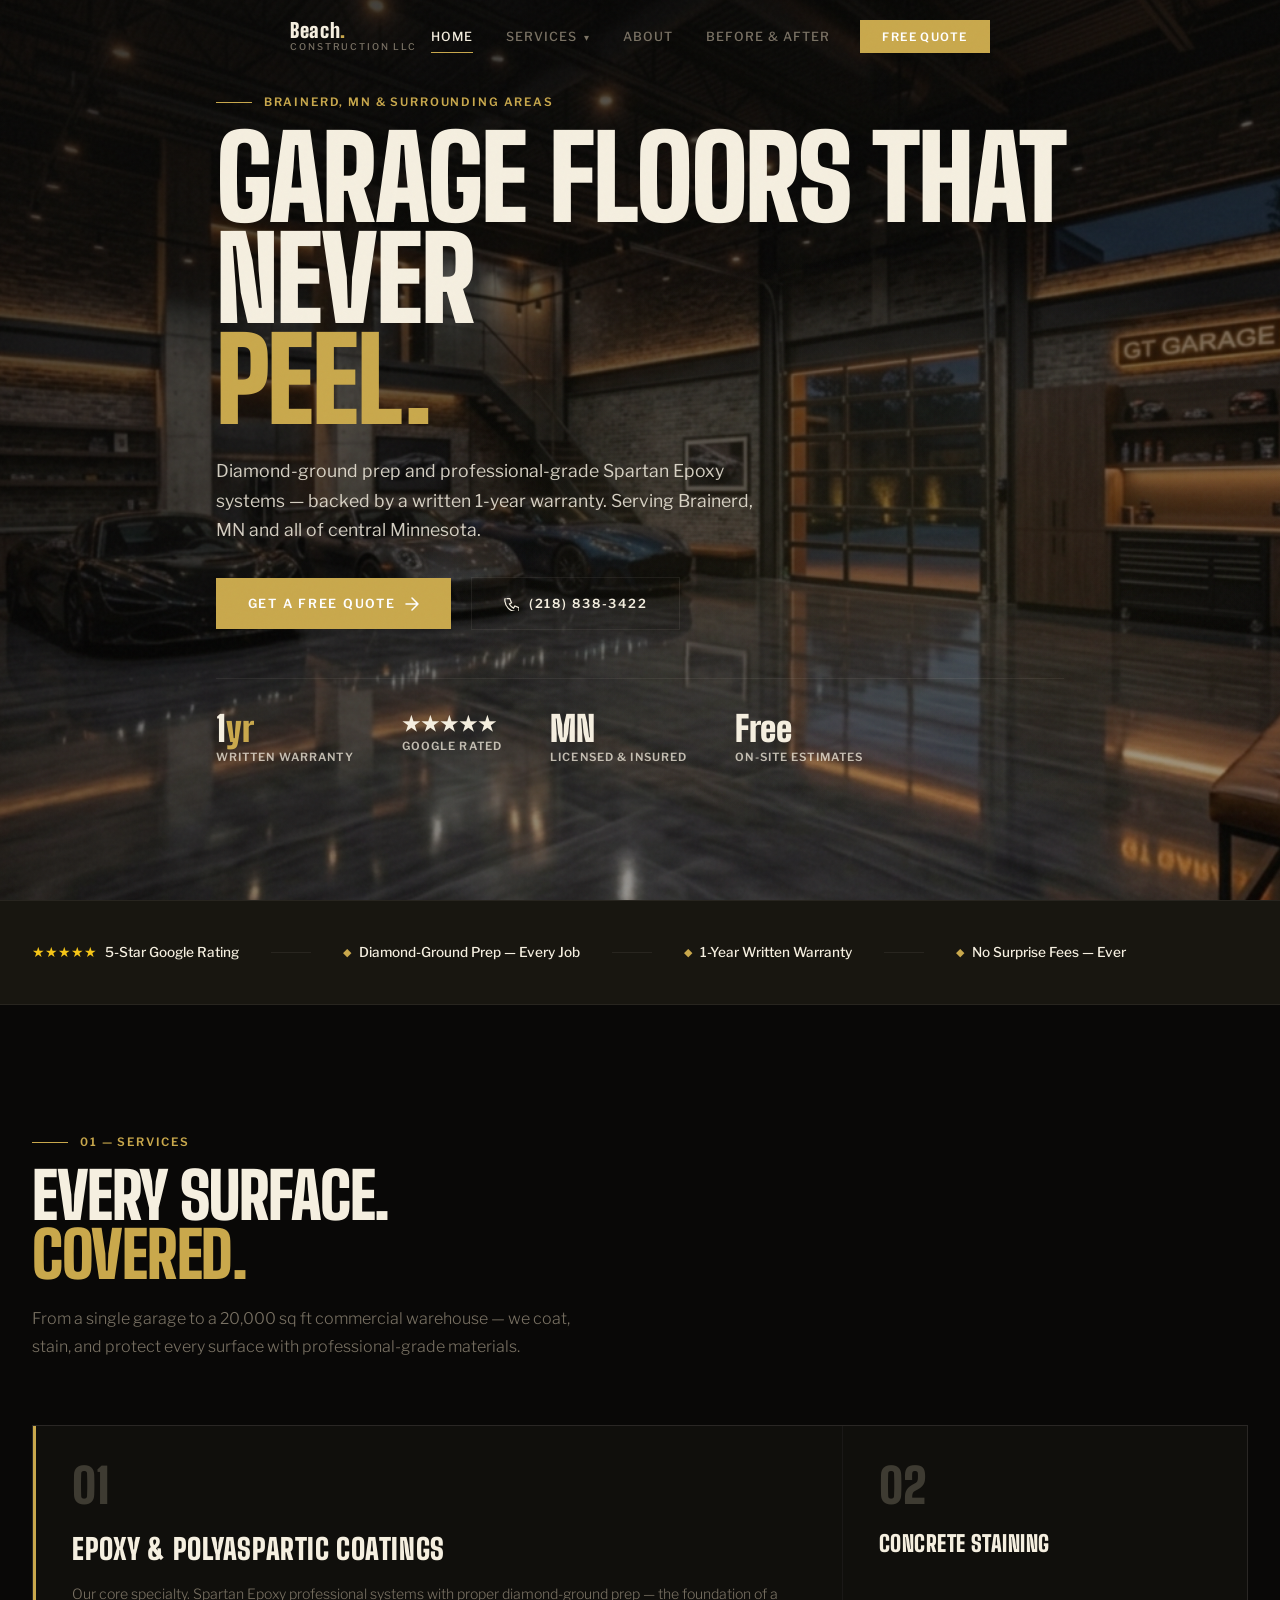
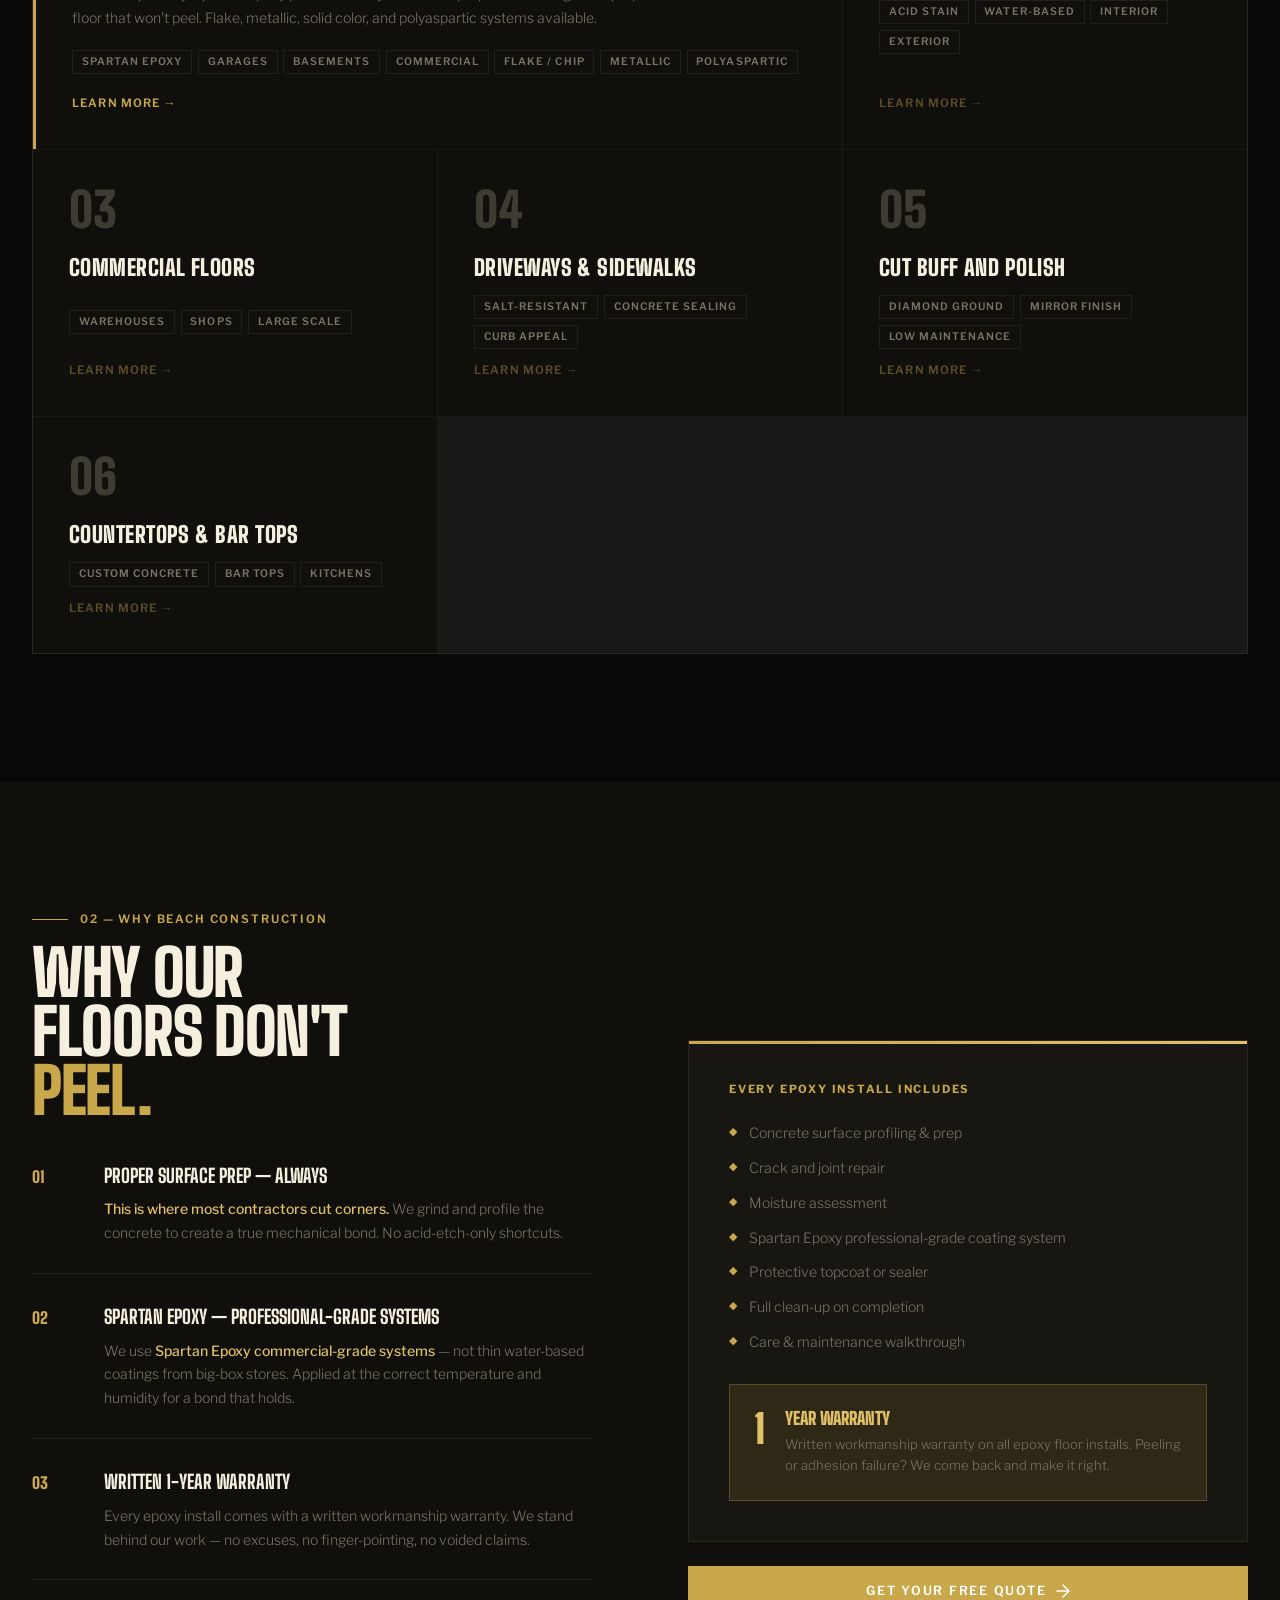
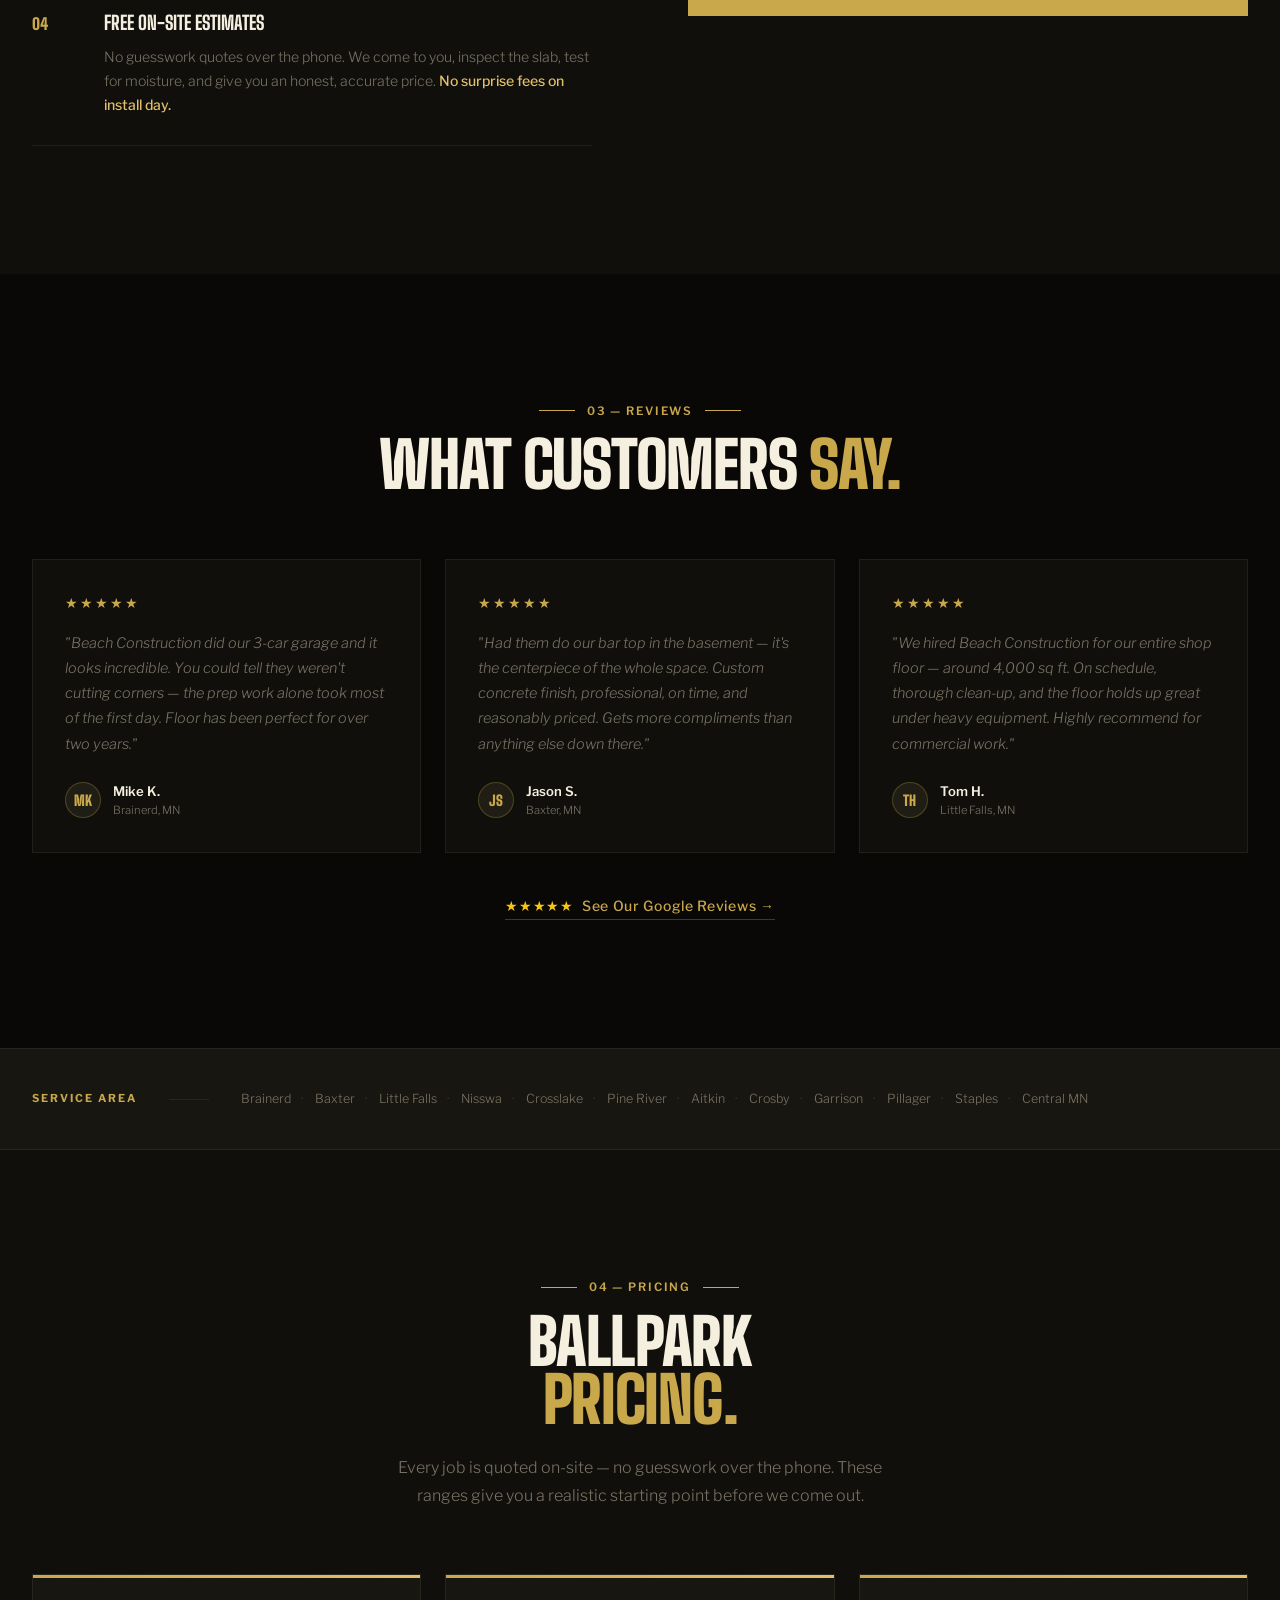
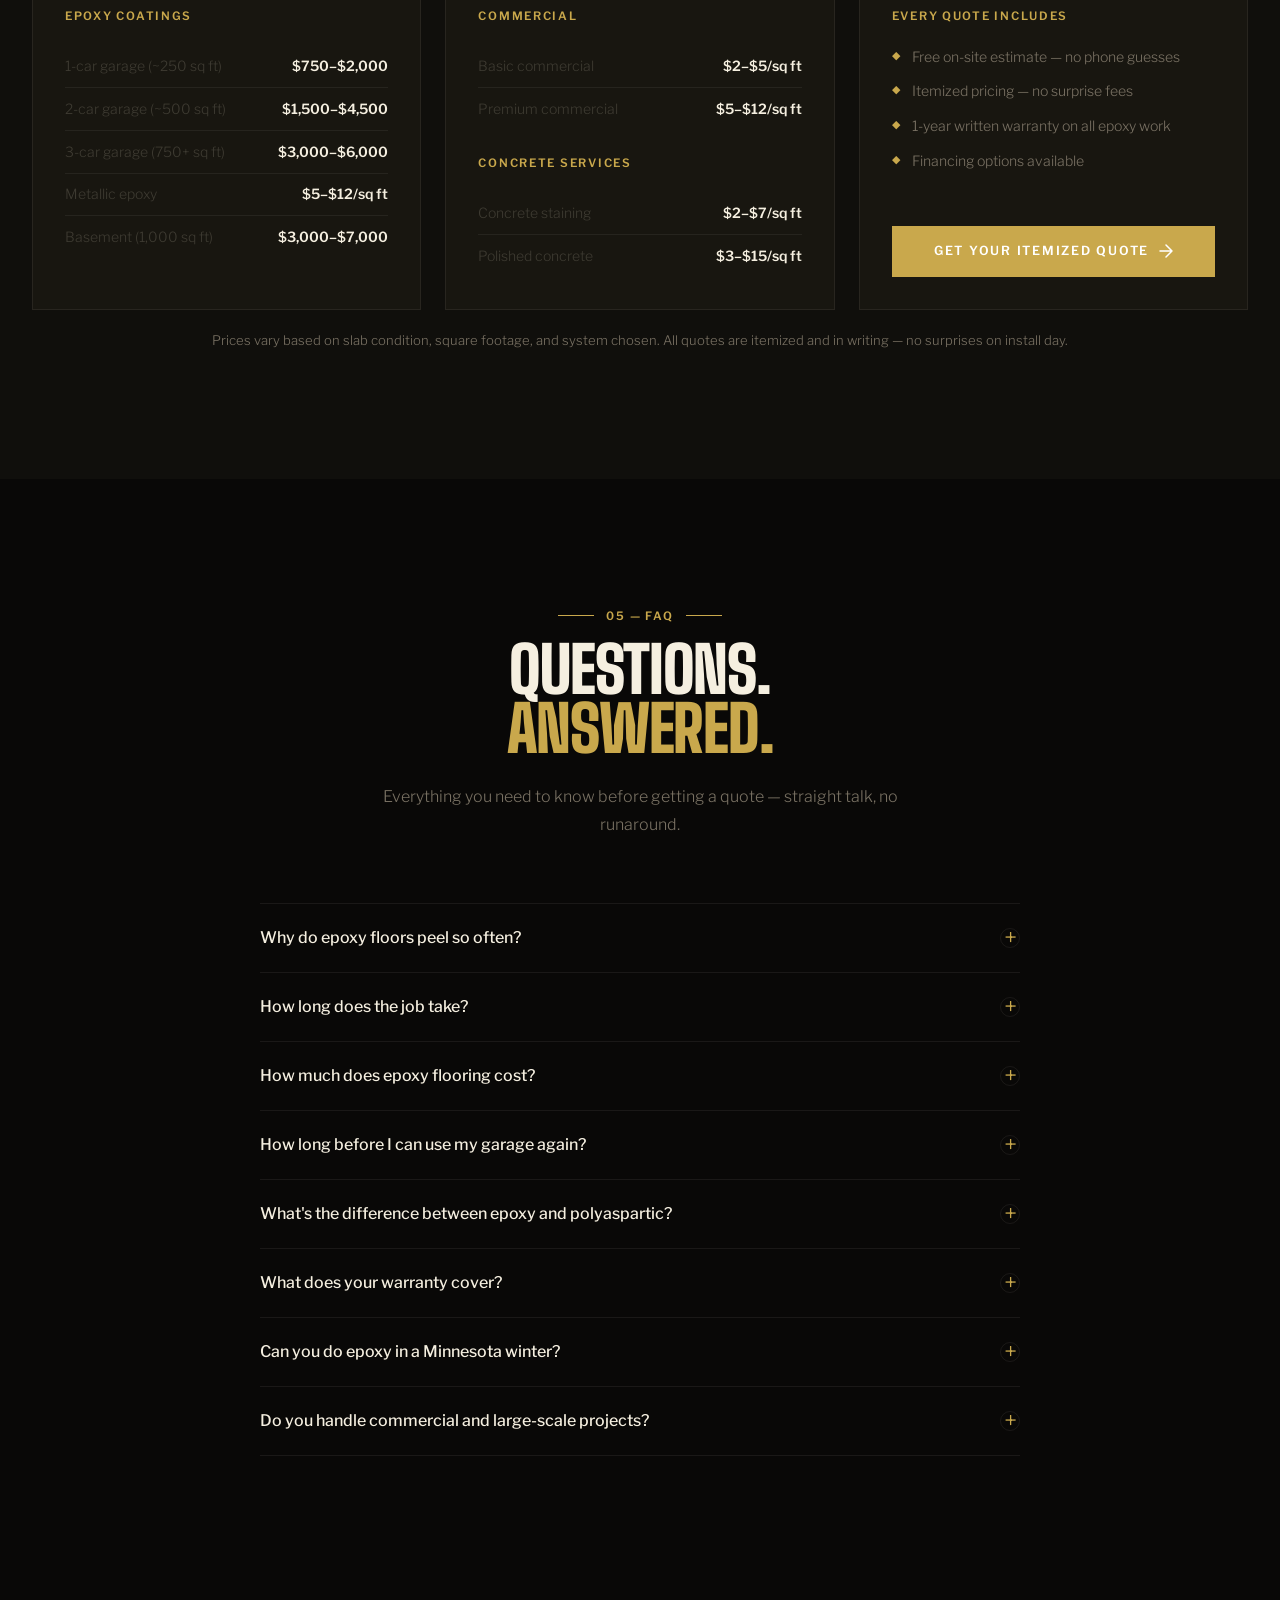
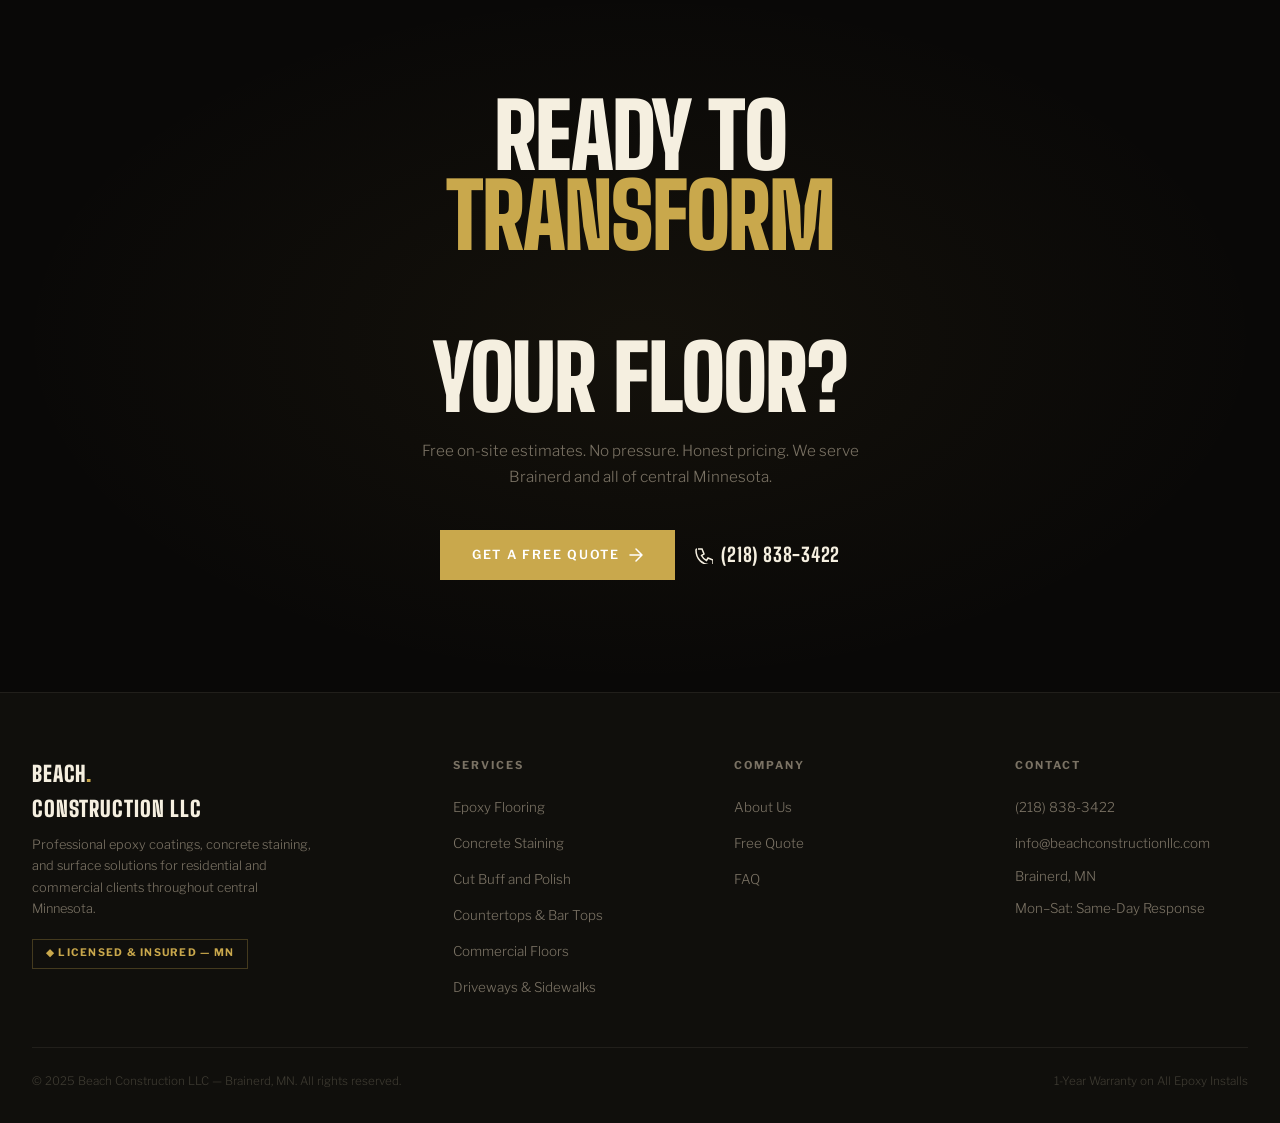
<file: index.html>
<!DOCTYPE html>
<html lang="en">
<head>
  <meta charset="UTF-8" />
  <meta name="viewport" content="width=device-width, initial-scale=1.0" />
  <title>Beach Construction LLC — Epoxy Flooring & Concrete Coatings | Brainerd, MN</title>
  <meta name="description" content="Professional epoxy flooring, concrete staining, cut & buff polishing, countertops, and commercial coatings in Brainerd, MN. Free quotes. 1-year warranty." />
  <link rel="stylesheet" href="css/style.css" />
  <script type="application/ld+json">
  {
    "@context": "https://schema.org",
    "@type": "LocalBusiness",
    "name": "Beach Construction LLC",
    "description": "Professional epoxy flooring, concrete staining, cut & buff polishing, countertops, and commercial coatings in Brainerd, MN.",
    "telephone": "+12188383422",
    "email": "info@beachconstructionllc.com",
    "url": "https://reach-marketing1.github.io/Beach-Construction-LLC/",
    "address": {
      "@type": "PostalAddress",
      "addressLocality": "Brainerd",
      "addressRegion": "MN",
      "addressCountry": "US"
    },
    "areaServed": ["Brainerd", "Baxter", "Little Falls", "Nisswa", "Crosslake", "Pine River", "Aitkin", "Crosby", "Garrison", "Pillager", "Staples"],
    "priceRange": "$$",
    "openingHours": "Mo-Sa",
    "hasOfferCatalog": {
      "@type": "OfferCatalog",
      "name": "Floor Coating Services",
      "itemListElement": [
        {"@type": "Offer", "itemOffered": {"@type": "Service", "name": "Epoxy Garage Floor Coating"}},
        {"@type": "Offer", "itemOffered": {"@type": "Service", "name": "Concrete Staining"}},
        {"@type": "Offer", "itemOffered": {"@type": "Service", "name": "Commercial Floor Coating"}},
        {"@type": "Offer", "itemOffered": {"@type": "Service", "name": "Polished Concrete"}}
      ]
    }
  }
  </script>
  <script type="application/ld+json">
  {
    "@context": "https://schema.org",
    "@type": "FAQPage",
    "mainEntity": [
      {"@type":"Question","name":"Why do epoxy floors peel so often?","acceptedAnswer":{"@type":"Answer","text":"Peeling almost always comes down to prep. Most contractors use acid etching, which only cleans the surface. Beach Construction diamond grinds every floor, creating a true mechanical bond. Add professional-grade products and proper moisture testing, and the coating bonds for good."}},
      {"@type":"Question","name":"How long does an epoxy floor installation take?","acceptedAnswer":{"@type":"Answer","text":"A standard 2-car garage takes 1–2 days. Day 1 is prep and base coat. Day 2 (if needed) is broadcast and topcoat. Polyaspartic systems can go start-to-finish in a single day."}},
      {"@type":"Question","name":"How much does epoxy flooring cost?","acceptedAnswer":{"@type":"Answer","text":"A 1-car garage (around 250 sq ft) typically runs $750–$2,000. A 2-car garage (500 sq ft) runs $1,500–$4,500 depending on the coating system. We provide honest, itemized on-site quotes with no surprise fees."}},
      {"@type":"Question","name":"How long before I can use my garage after epoxy coating?","acceptedAnswer":{"@type":"Answer","text":"Light foot traffic after 24 hours. Vehicles after 48–72 hours for standard epoxy. Polyaspartic topcoats cure faster — often drivable the next day."}},
      {"@type":"Question","name":"What is the difference between epoxy and polyaspartic floor coatings?","acceptedAnswer":{"@type":"Answer","text":"Epoxy is a thick, durable base coat. Polyaspartic is a UV-stable, fast-curing topcoat that resists yellowing and handles temperature extremes better. Many installs use both — epoxy base, polyaspartic finish."}},
      {"@type":"Question","name":"What does Beach Construction's warranty cover?","acceptedAnswer":{"@type":"Answer","text":"Every epoxy install comes with a written 1-year workmanship warranty. If the coating peels or has adhesion failure, we come back and fix it at no charge."}},
      {"@type":"Question","name":"Can you install epoxy floors in Minnesota winter?","acceptedAnswer":{"@type":"Answer","text":"Yes. We work year-round in heated garages through Minnesota winters. We assess temperature and humidity during your estimate and will reschedule if conditions would compromise the job."}},
      {"@type":"Question","name":"Does Beach Construction do commercial epoxy flooring?","acceptedAnswer":{"@type":"Answer","text":"Yes. We handle projects from single-car garages to 20,000+ sq ft warehouses and commercial shops. Commercial installs are scheduled to minimize disruption and use industrial-grade, forklift-rated systems."}}
    ]
  }
  </script>
</head>
<body>

<!-- ═══ NAV ══════════════════════════════════════════════ -->
<nav class="nav" id="nav">
  <div class="container">
    <div class="nav__inner">
      <a href="index.html" class="nav__logo">
        <span class="nav__logo-name">Beach<span>.</span></span>
        <span class="nav__logo-sub">Construction LLC</span>
      </a>
      <ul class="nav__links" role="list">
        <li><a href="index.html" class="nav__link active">Home</a></li>
        <li class="nav__dropdown">
          <a href="#" class="nav__link">Services <span class="nav__chevron">▾</span></a>
          <div class="nav__dropdown-menu">
            <a href="services/epoxy-flooring.html" class="nav__dropdown-item">Epoxy Flooring</a>
            <a href="services/concrete-staining.html" class="nav__dropdown-item">Concrete Staining</a>
            <a href="services/cut-buff-polish.html" class="nav__dropdown-item">Cut Buff and Polish</a>
            <a href="services/countertops.html" class="nav__dropdown-item">Countertops &amp; Bar Tops</a>
            <a href="services/commercial-floors.html" class="nav__dropdown-item">Commercial Floors</a>
            <a href="services/driveways.html" class="nav__dropdown-item">Driveways &amp; Sidewalks</a>
          </div>
        </li>
        <li><a href="about.html" class="nav__link">About</a></li>
        <li><a href="before-after.html" class="nav__link">Before &amp; After</a></li>
        <li><a href="contact.html" class="nav__link nav__cta">Free Quote</a></li>
      </ul>
      <button class="nav__burger" id="burger" aria-label="Open menu">
        <span></span><span></span><span></span>
      </button>
    </div>
  </div>
</nav>

<!-- Mobile Nav -->
<div class="nav__mobile" id="mobileNav">
  <button class="nav__mobile-close" id="mobileClose">✕</button>
  <div class="nav__mobile-section">
    <a href="index.html" class="nav__mobile-link mobile-link">Home</a>
  </div>
  <div class="nav__mobile-section">
    <a href="#" class="nav__mobile-link" style="color:var(--text-dim);font-size:1rem;letter-spacing:0.2em">Services</a>
    <a href="services/epoxy-flooring.html" class="nav__mobile-sub mobile-link">Epoxy Flooring</a>
    <a href="services/concrete-staining.html" class="nav__mobile-sub mobile-link">Concrete Staining</a>
    <a href="services/cut-buff-polish.html" class="nav__mobile-sub mobile-link">Cut Buff and Polish</a>
    <a href="services/countertops.html" class="nav__mobile-sub mobile-link">Countertops &amp; Bar Tops</a>
    <a href="services/commercial-floors.html" class="nav__mobile-sub mobile-link">Commercial Floors</a>
    <a href="services/driveways.html" class="nav__mobile-sub mobile-link">Driveways &amp; Sidewalks</a>
  </div>
  <div class="nav__mobile-section">
    <a href="about.html" class="nav__mobile-link mobile-link">About</a>
  </div>
  <div class="nav__mobile-section">
    <a href="before-after.html" class="nav__mobile-link mobile-link">Before &amp; After</a>
  </div>
  <div class="nav__mobile-section">
    <a href="contact.html" class="nav__mobile-link mobile-link" style="color:var(--accent)">Free Quote</a>
  </div>
  <div class="nav__mobile-section">
    <a href="tel:+12188383422" class="nav__mobile-link mobile-link" style="color:var(--accent)">(218) 838-3422</a>
  </div>
</div>

<!-- ═══ HERO ══════════════════════════════════════════════ -->
<section class="page-hero" style="min-height:100vh;align-items:center">
  <div class="page-hero__bg" style="background-image:url('images/hero-floor.png');background-position:center 40%"></div>
  <div class="page-hero__overlay" style="background:linear-gradient(160deg,rgba(9,8,7,0.82) 0%,rgba(9,8,7,0.55) 50%,rgba(9,8,7,0.35) 100%)"></div>
  <div style="position:absolute;inset:0;background:radial-gradient(ellipse 60% 50% at 70% 60%, rgba(201,168,76,0.08) 0%, transparent 65%);pointer-events:none"></div>
  <div class="container">
    <div class="page-hero__content">
      <div class="page-hero__eyebrow">
        <div class="page-hero__eyebrow-line"></div>
        <span class="label">Brainerd, MN &amp; Surrounding Areas</span>
      </div>
      <h1 class="page-hero__title">
        Garage Floors That<br>Never <em>Peel.</em>
      </h1>
      <p class="page-hero__sub">Diamond-ground prep and professional-grade Spartan Epoxy systems — backed by a written 1-year warranty. Serving Brainerd, MN and all of central Minnesota.</p>
      <div class="page-hero__actions">
        <a href="contact.html" class="btn btn-primary">
          Get a Free Quote
          <svg width="14" height="14" viewBox="0 0 14 14" fill="none"><path d="M1 7h12M7 1l6 6-6 6" stroke="currentColor" stroke-width="1.5" stroke-linecap="round" stroke-linejoin="round"/></svg>
        </a>
        <a href="tel:+12188383422" class="btn btn-outline">
          <svg width="15" height="15" viewBox="0 0 18 18" fill="none" stroke="currentColor" stroke-width="1.5"><path d="M3 3h4l2 5-2.5 1.5a11 11 0 005 5L13 12l5 2v4a1 1 0 01-1 1C7 19 1 13 1 4a1 1 0 011-1"/></svg>
          (218) 838-3422
        </a>
      </div>
      <div class="stat-row" style="margin-top:3rem">
        <div class="stat-item">
          <div class="stat-item__num">1<span>yr</span></div>
          <div class="stat-item__label">Written Warranty</div>
        </div>
        <div class="stat-item">
          <div class="stat-item__num" style="font-size:1.25rem;letter-spacing:0.05em;line-height:1.2">★★★★★</div>
          <div class="stat-item__label">Google Rated</div>
        </div>
        <div class="stat-item">
          <div class="stat-item__num">MN</div>
          <div class="stat-item__label">Licensed &amp; Insured</div>
        </div>
        <div class="stat-item">
          <div class="stat-item__num">Free</div>
          <div class="stat-item__label">On-Site Estimates</div>
        </div>
      </div>
    </div>
  </div>
</section>

<!-- ═══ SOCIAL PROOF BAR ══════════════════════════════════ -->
<div class="service-area-strip">
  <div class="container">
    <div class="service-area-strip__inner" style="flex-wrap:wrap;gap:1.25rem 2rem">
      <div style="display:flex;align-items:center;gap:0.5rem">
        <span style="color:#f5c518;font-size:0.9rem">★★★★★</span>
        <span style="color:var(--text);font-size:0.85rem;font-weight:500">5-Star Google Rating</span>
      </div>
      <div class="service-area-strip__divider"></div>
      <div style="display:flex;align-items:center;gap:0.5rem">
        <span style="color:var(--accent);font-size:0.7rem">◆</span>
        <span style="color:var(--text);font-size:0.85rem;font-weight:500">Diamond-Ground Prep — Every Job</span>
      </div>
      <div class="service-area-strip__divider"></div>
      <div style="display:flex;align-items:center;gap:0.5rem">
        <span style="color:var(--accent);font-size:0.7rem">◆</span>
        <span style="color:var(--text);font-size:0.85rem;font-weight:500">1-Year Written Warranty</span>
      </div>
      <div class="service-area-strip__divider"></div>
      <div style="display:flex;align-items:center;gap:0.5rem">
        <span style="color:var(--accent);font-size:0.7rem">◆</span>
        <span style="color:var(--text);font-size:0.85rem;font-weight:500">No Surprise Fees — Ever</span>
      </div>
    </div>
  </div>
</div>

<!-- ═══ SERVICES ══════════════════════════════════════════ -->
<section class="section section--dark" id="services">
  <div class="container">
    <div class="section-header reveal">
      <div class="section-header__eyebrow">
        <div class="section-header__eyebrow-line"></div>
        <span class="label">01 — Services</span>
      </div>
      <h2 class="section-header__title">Every Surface.<br><em>Covered.</em></h2>
      <p class="section-header__body">From a single garage to a 20,000 sq ft commercial warehouse — we coat, stain, and protect every surface with professional-grade materials.</p>
    </div>

    <div class="services-grid">
      <div class="service-card service-card--featured reveal">
        <div class="service-card__num">01</div>
        <div class="service-card__title">Epoxy &amp; Polyaspartic Coatings</div>
        <p class="service-card__body">Our core specialty. Spartan Epoxy professional systems with proper diamond-ground prep — the foundation of a floor that won't peel. Flake, metallic, solid color, and polyaspartic systems available.</p>
        <div class="service-card__tags">
          <span class="service-card__tag">Spartan Epoxy</span>
          <span class="service-card__tag">Garages</span>
          <span class="service-card__tag">Basements</span>
          <span class="service-card__tag">Commercial</span>
          <span class="service-card__tag">Flake / Chip</span>
          <span class="service-card__tag">Metallic</span>
          <span class="service-card__tag">Polyaspartic</span>
        </div>
        <a href="services/epoxy-flooring.html" class="service-card__link">Learn More →</a>
      </div>

      <div class="service-card service-card--expandable reveal reveal-delay-1" data-href="services/concrete-staining.html">
        <div class="service-card__num">02</div>
        <div class="service-card__title">Concrete Staining</div>
        <p class="service-card__body">Permanent color that can't peel — stain penetrates into the slab itself. Acid staining creates unique, mottled earth tones; water-based dyes deliver bold, consistent color. Interior and exterior applications.</p>
        <div class="service-card__tags"><span class="service-card__tag">Acid Stain</span><span class="service-card__tag">Water-Based</span><span class="service-card__tag">Interior</span><span class="service-card__tag">Exterior</span></div>
        <a href="services/concrete-staining.html" class="service-card__link">Learn More →</a>
      </div>

      <div class="service-card service-card--expandable reveal reveal-delay-2" data-href="services/commercial-floors.html">
        <div class="service-card__num">03</div>
        <div class="service-card__title">Commercial Floors</div>
        <p class="service-card__body">Industrial-grade systems for warehouses, retail, restaurants, medical, and manufacturing. OSHA-compliant, forklift-rated, chemical-resistant. Scheduled installs to minimize business disruption.</p>
        <div class="service-card__tags"><span class="service-card__tag">Warehouses</span><span class="service-card__tag">Shops</span><span class="service-card__tag">Large Scale</span></div>
        <a href="services/commercial-floors.html" class="service-card__link">Learn More →</a>
      </div>

      <div class="service-card service-card--expandable reveal reveal-delay-1" data-href="services/driveways.html">
        <div class="service-card__num">04</div>
        <div class="service-card__title">Driveways &amp; Sidewalks</div>
        <p class="service-card__body">Salt-resistant, oil-proof protective coatings formulated for northern climates. Stops road salt penetration — the #1 cause of concrete deterioration in Minnesota. Polyaspartic, epoxy flake, and penetrating sealer options.</p>
        <div class="service-card__tags"><span class="service-card__tag">Salt-Resistant</span><span class="service-card__tag">Concrete Sealing</span><span class="service-card__tag">Curb Appeal</span></div>
        <a href="services/driveways.html" class="service-card__link">Learn More →</a>
      </div>

      <div class="service-card service-card--expandable reveal reveal-delay-2" data-href="services/cut-buff-polish.html">
        <div class="service-card__num">05</div>
        <div class="service-card__title">Cut Buff and Polish</div>
        <p class="service-card__body">Diamond-grind the concrete progressively finer until it shines. No coatings to peel, no films to wear through — just the slab itself refined to a mirror finish. Durable, LEED-friendly, zero maintenance.</p>
        <div class="service-card__tags"><span class="service-card__tag">Diamond Ground</span><span class="service-card__tag">Mirror Finish</span><span class="service-card__tag">Low Maintenance</span></div>
        <a href="services/cut-buff-polish.html" class="service-card__link">Learn More →</a>
      </div>

      <div class="service-card service-card--expandable reveal reveal-delay-1" data-href="services/countertops.html">
        <div class="service-card__num">06</div>
        <div class="service-card__title">Countertops &amp; Bar Tops</div>
        <p class="service-card__body">Custom cast or overlay concrete countertops with integral pigments, embedded objects, and food-safe sealers. One-of-a-kind surfaces for kitchens, bathrooms, bars, and outdoor kitchens.</p>
        <div class="service-card__tags"><span class="service-card__tag">Custom Concrete</span><span class="service-card__tag">Bar Tops</span><span class="service-card__tag">Kitchens</span></div>
        <a href="services/countertops.html" class="service-card__link">Learn More →</a>
      </div>
    </div>
  </div>
</section>

<!-- ═══ WHY US ════════════════════════════════════════════ -->
<section class="section section--alt">
  <div class="container">
    <div class="two-col two-col--center">
      <div>
        <div class="section-header reveal" style="margin-bottom:2.5rem">
          <div class="section-header__eyebrow">
            <div class="section-header__eyebrow-line"></div>
            <span class="label">02 — Why Beach Construction</span>
          </div>
          <h2 class="section-header__title">Why Our<br>Floors Don't<br><em>Peel.</em></h2>
        </div>
        <div class="process-steps">
          <div class="process-step reveal reveal-delay-1">
            <span class="process-step__num">01</span>
            <div>
              <div class="process-step__title">Proper Surface Prep — Always</div>
              <p class="process-step__body"><strong>This is where most contractors cut corners.</strong> We grind and profile the concrete to create a true mechanical bond. No acid-etch-only shortcuts.</p>
            </div>
          </div>
          <div class="process-step reveal reveal-delay-2">
            <span class="process-step__num">02</span>
            <div>
              <div class="process-step__title">Spartan Epoxy — Professional-Grade Systems</div>
              <p class="process-step__body">We use <strong>Spartan Epoxy commercial-grade systems</strong> — not thin water-based coatings from big-box stores. Applied at the correct temperature and humidity for a bond that holds.</p>
            </div>
          </div>
          <div class="process-step reveal reveal-delay-3">
            <span class="process-step__num">03</span>
            <div>
              <div class="process-step__title">Written 1-Year Warranty</div>
              <p class="process-step__body">Every epoxy install comes with a written workmanship warranty. We stand behind our work — no excuses, no finger-pointing, no voided claims.</p>
            </div>
          </div>
          <div class="process-step reveal reveal-delay-4">
            <span class="process-step__num">04</span>
            <div>
              <div class="process-step__title">Free On-Site Estimates</div>
              <p class="process-step__body">No guesswork quotes over the phone. We come to you, inspect the slab, test for moisture, and give you an honest, accurate price. <strong>No surprise fees on install day.</strong></p>
            </div>
          </div>
        </div>
      </div>
      <div class="reveal reveal-delay-2">
        <div class="warranty-card">
          <div class="warranty-card__label">Every Epoxy Install Includes</div>
          <div class="checklist">
            <div class="checklist__item"><span class="checklist__icon">◆</span><span>Concrete surface profiling &amp; prep</span></div>
            <div class="checklist__item"><span class="checklist__icon">◆</span><span>Crack and joint repair</span></div>
            <div class="checklist__item"><span class="checklist__icon">◆</span><span>Moisture assessment</span></div>
            <div class="checklist__item"><span class="checklist__icon">◆</span><span>Spartan Epoxy professional-grade coating system</span></div>
            <div class="checklist__item"><span class="checklist__icon">◆</span><span>Protective topcoat or sealer</span></div>
            <div class="checklist__item"><span class="checklist__icon">◆</span><span>Full clean-up on completion</span></div>
            <div class="checklist__item"><span class="checklist__icon">◆</span><span>Care &amp; maintenance walkthrough</span></div>
          </div>
          <div class="warranty-badge" style="margin-top:2rem">
            <div class="warranty-badge__num">1</div>
            <div>
              <div class="warranty-badge__title">Year Warranty</div>
              <p class="warranty-badge__body">Written workmanship warranty on all epoxy floor installs. Peeling or adhesion failure? We come back and make it right.</p>
            </div>
          </div>
        </div>
        <a href="contact.html" class="btn btn-primary" style="margin-top:1.5rem;width:100%;justify-content:center">
          Get Your Free Quote
          <svg width="14" height="14" viewBox="0 0 14 14" fill="none"><path d="M1 7h12M7 1l6 6-6 6" stroke="currentColor" stroke-width="1.5" stroke-linecap="round" stroke-linejoin="round"/></svg>
        </a>
      </div>
    </div>
  </div>
</section>

<!-- ═══ TESTIMONIALS ══════════════════════════════════════ -->
<section class="section section--dark">
  <div class="container">
    <div class="section-header section-header--center reveal">
      <div class="section-header__eyebrow"><div class="section-header__eyebrow-line"></div><span class="label">03 — Reviews</span><div class="section-header__eyebrow-line"></div></div>
      <h2 class="section-header__title">What Customers <em>Say.</em></h2>
    </div>
    <div class="testimonials-grid">
      <div class="testimonial-card reveal reveal-delay-1">
        <div class="testimonial-card__stars">★★★★★</div>
        <p class="testimonial-card__body">"Beach Construction did our 3-car garage and it looks incredible. You could tell they weren't cutting corners — the prep work alone took most of the first day. Floor has been perfect for over two years."</p>
        <div class="testimonial-card__author">
          <div class="testimonial-card__avatar">MK</div>
          <div><div class="testimonial-card__name">Mike K.</div><div class="testimonial-card__location">Brainerd, MN</div></div>
        </div>
      </div>
      <div class="testimonial-card reveal reveal-delay-2">
        <div class="testimonial-card__stars">★★★★★</div>
        <p class="testimonial-card__body">"Had them do our bar top in the basement — it's the centerpiece of the whole space. Custom concrete finish, professional, on time, and reasonably priced. Gets more compliments than anything else down there."</p>
        <div class="testimonial-card__author">
          <div class="testimonial-card__avatar">JS</div>
          <div><div class="testimonial-card__name">Jason S.</div><div class="testimonial-card__location">Baxter, MN</div></div>
        </div>
      </div>
      <div class="testimonial-card reveal reveal-delay-3">
        <div class="testimonial-card__stars">★★★★★</div>
        <p class="testimonial-card__body">"We hired Beach Construction for our entire shop floor — around 4,000 sq ft. On schedule, thorough clean-up, and the floor holds up great under heavy equipment. Highly recommend for commercial work."</p>
        <div class="testimonial-card__author">
          <div class="testimonial-card__avatar">TH</div>
          <div><div class="testimonial-card__name">Tom H.</div><div class="testimonial-card__location">Little Falls, MN</div></div>
        </div>
      </div>
    </div>
    <div class="reveal" style="text-align:center;margin-top:2.5rem">
      <a href="https://www.google.com/search?q=Beach+Construction+LLC+Brainerd+MN+reviews" target="_blank" rel="noopener" style="display:inline-flex;align-items:center;gap:0.5rem;color:var(--accent);text-decoration:none;font-size:0.875rem;font-weight:500;letter-spacing:0.05em;border-bottom:1px solid rgba(201,168,76,0.3);padding-bottom:2px">
        <span style="color:#f5c518">★★★★★</span>
        See Our Google Reviews →
      </a>
    </div>
  </div>
</section>

<!-- ═══ SERVICE AREA ═══════════════════════════════════════ -->
<div class="service-area-strip reveal">
  <div class="container">
    <div class="service-area-strip__inner">
      <span class="service-area-strip__label">Service Area</span>
      <div class="service-area-strip__divider"></div>
      <div class="service-area-strip__cities">
        <span class="service-area-strip__city">Brainerd</span>
        <span class="service-area-strip__city">Baxter</span>
        <span class="service-area-strip__city">Little Falls</span>
        <span class="service-area-strip__city">Nisswa</span>
        <span class="service-area-strip__city">Crosslake</span>
        <span class="service-area-strip__city">Pine River</span>
        <span class="service-area-strip__city">Aitkin</span>
        <span class="service-area-strip__city">Crosby</span>
        <span class="service-area-strip__city">Garrison</span>
        <span class="service-area-strip__city">Pillager</span>
        <span class="service-area-strip__city">Staples</span>
        <span class="service-area-strip__city">Central MN</span>
      </div>
    </div>
  </div>
</div>

<!-- ═══ PRICING ═══════════════════════════════════════════ -->
<section class="section section--alt" id="pricing">
  <div class="container">
    <div class="section-header section-header--center reveal">
      <div class="section-header__eyebrow"><div class="section-header__eyebrow-line"></div><span class="label">04 — Pricing</span><div class="section-header__eyebrow-line"></div></div>
      <h2 class="section-header__title">Ballpark<br><em>Pricing.</em></h2>
      <p class="section-header__body" style="max-width:520px;margin:1.5rem auto 0">Every job is quoted on-site — no guesswork over the phone. These ranges give you a realistic starting point before we come out.</p>
    </div>
    <div class="reveal" style="display:grid;grid-template-columns:repeat(auto-fit,minmax(260px,1fr));gap:1.5rem;margin-top:3rem">
      <div class="warranty-card" style="padding:2rem">
        <div style="color:var(--accent);font-size:0.72rem;letter-spacing:0.15em;text-transform:uppercase;margin-bottom:1.25rem;font-weight:600">Epoxy Coatings</div>
        <div style="display:flex;flex-direction:column;gap:0">
          <div style="display:flex;justify-content:space-between;border-bottom:1px solid rgba(255,255,255,0.06);padding:0.6rem 0"><span style="color:var(--text-dim);font-size:0.875rem">1-car garage (~250 sq ft)</span><span style="color:var(--text);font-weight:600;font-size:0.875rem">$750–$2,000</span></div>
          <div style="display:flex;justify-content:space-between;border-bottom:1px solid rgba(255,255,255,0.06);padding:0.6rem 0"><span style="color:var(--text-dim);font-size:0.875rem">2-car garage (~500 sq ft)</span><span style="color:var(--text);font-weight:600;font-size:0.875rem">$1,500–$4,500</span></div>
          <div style="display:flex;justify-content:space-between;border-bottom:1px solid rgba(255,255,255,0.06);padding:0.6rem 0"><span style="color:var(--text-dim);font-size:0.875rem">3-car garage (750+ sq ft)</span><span style="color:var(--text);font-weight:600;font-size:0.875rem">$3,000–$6,000</span></div>
          <div style="display:flex;justify-content:space-between;border-bottom:1px solid rgba(255,255,255,0.06);padding:0.6rem 0"><span style="color:var(--text-dim);font-size:0.875rem">Metallic epoxy</span><span style="color:var(--text);font-weight:600;font-size:0.875rem">$5–$12/sq ft</span></div>
          <div style="display:flex;justify-content:space-between;padding:0.6rem 0"><span style="color:var(--text-dim);font-size:0.875rem">Basement (1,000 sq ft)</span><span style="color:var(--text);font-weight:600;font-size:0.875rem">$3,000–$7,000</span></div>
        </div>
      </div>
      <div class="warranty-card" style="padding:2rem">
        <div style="color:var(--accent);font-size:0.72rem;letter-spacing:0.15em;text-transform:uppercase;margin-bottom:1.25rem;font-weight:600">Commercial</div>
        <div style="display:flex;flex-direction:column;gap:0">
          <div style="display:flex;justify-content:space-between;border-bottom:1px solid rgba(255,255,255,0.06);padding:0.6rem 0"><span style="color:var(--text-dim);font-size:0.875rem">Basic commercial</span><span style="color:var(--text);font-weight:600;font-size:0.875rem">$2–$5/sq ft</span></div>
          <div style="display:flex;justify-content:space-between;padding:0.6rem 0"><span style="color:var(--text-dim);font-size:0.875rem">Premium commercial</span><span style="color:var(--text);font-weight:600;font-size:0.875rem">$5–$12/sq ft</span></div>
        </div>
        <div style="color:var(--accent);font-size:0.72rem;letter-spacing:0.15em;text-transform:uppercase;margin:1.5rem 0 1.25rem;font-weight:600">Concrete Services</div>
        <div style="display:flex;flex-direction:column;gap:0">
          <div style="display:flex;justify-content:space-between;border-bottom:1px solid rgba(255,255,255,0.06);padding:0.6rem 0"><span style="color:var(--text-dim);font-size:0.875rem">Concrete staining</span><span style="color:var(--text);font-weight:600;font-size:0.875rem">$2–$7/sq ft</span></div>
          <div style="display:flex;justify-content:space-between;padding:0.6rem 0"><span style="color:var(--text-dim);font-size:0.875rem">Polished concrete</span><span style="color:var(--text);font-weight:600;font-size:0.875rem">$3–$15/sq ft</span></div>
        </div>
      </div>
      <div class="warranty-card" style="padding:2rem;display:flex;flex-direction:column;justify-content:space-between">
        <div>
          <div style="color:var(--accent);font-size:0.72rem;letter-spacing:0.15em;text-transform:uppercase;margin-bottom:1.25rem;font-weight:600">Every Quote Includes</div>
          <div class="checklist">
            <div class="checklist__item"><span class="checklist__icon">◆</span><span>Free on-site estimate — no phone guesses</span></div>
            <div class="checklist__item"><span class="checklist__icon">◆</span><span>Itemized pricing — no surprise fees</span></div>
            <div class="checklist__item"><span class="checklist__icon">◆</span><span>1-year written warranty on all epoxy work</span></div>
            <div class="checklist__item"><span class="checklist__icon">◆</span><span>Financing options available</span></div>
          </div>
        </div>
        <a href="contact.html" class="btn btn-primary" style="margin-top:1.5rem;justify-content:center">
          Get Your Itemized Quote
          <svg width="14" height="14" viewBox="0 0 14 14" fill="none"><path d="M1 7h12M7 1l6 6-6 6" stroke="currentColor" stroke-width="1.5" stroke-linecap="round" stroke-linejoin="round"/></svg>
        </a>
      </div>
    </div>
    <p class="reveal" style="text-align:center;color:var(--text-muted);font-size:0.82rem;margin-top:1.25rem">Prices vary based on slab condition, square footage, and system chosen. All quotes are itemized and in writing — no surprises on install day.</p>
  </div>
</section>

<!-- ═══ FAQ ═══════════════════════════════════════════════ -->
<section class="section section--dark" id="faq">
  <div class="container">
    <div class="section-header section-header--center reveal">
      <div class="section-header__eyebrow"><div class="section-header__eyebrow-line"></div><span class="label">05 — FAQ</span><div class="section-header__eyebrow-line"></div></div>
      <h2 class="section-header__title">Questions.<br><em>Answered.</em></h2>
      <p class="section-header__body" style="max-width:520px;margin:1.5rem auto 0">Everything you need to know before getting a quote — straight talk, no runaround.</p>
    </div>
    <div class="faq-list">

      <div class="faq-item reveal">
        <button class="faq-question">Why do epoxy floors peel so often?<span class="faq-icon">+</span></button>
        <div class="faq-answer"><p>Peeling almost always comes down to prep. Most contractors use acid etching — which only cleans the surface. We diamond grind every floor, which profiles the concrete and creates a true mechanical bond. We also use <strong>Spartan Epoxy professional-grade systems</strong> — not hardware store kits. Add proper moisture testing and you have a coating that bonds for good.</p></div>
      </div>

      <div class="faq-item reveal reveal-delay-1">
        <button class="faq-question">How long does the job take?<span class="faq-icon">+</span></button>
        <div class="faq-answer"><p>A standard 2-car garage takes 1–2 days. Day 1 is prep and base coat. Day 2 (if needed) is broadcast and topcoat. Polyaspartic systems can go start-to-finish in a single day. We'll give you a clear timeline before we start — no surprises.</p></div>
      </div>

      <div class="faq-item reveal reveal-delay-2">
        <button class="faq-question">How much does epoxy flooring cost?<span class="faq-icon">+</span></button>
        <div class="faq-answer"><p>A 1-car garage (around 250 sq ft) typically runs $750–$2,000. A 2-car garage (500 sq ft) runs $1,500–$4,500 depending on the coating system chosen. We give honest, itemized quotes on-site — no surprise fees on install day. <a href="contact.html">Request your free estimate →</a></p></div>
      </div>

      <div class="faq-item reveal reveal-delay-3">
        <button class="faq-question">How long before I can use my garage again?<span class="faq-icon">+</span></button>
        <div class="faq-answer"><p>Light foot traffic after 24 hours. Vehicles after 48–72 hours for standard epoxy systems. Polyaspartic topcoats cure faster — often drivable the next day. We'll walk you through the exact timeline for your specific job before we leave.</p></div>
      </div>

      <div class="faq-item reveal">
        <button class="faq-question">What's the difference between epoxy and polyaspartic?<span class="faq-icon">+</span></button>
        <div class="faq-answer"><p>Epoxy is a thick, durable base coat that builds the foundation. Polyaspartic is a UV-stable, fast-curing topcoat that resists yellowing and handles temperature extremes better. Many of our installs use both — epoxy as the base, polyaspartic as the finish coat. We'll recommend the right system for your floor, climate, and use case.</p></div>
      </div>

      <div class="faq-item reveal reveal-delay-1">
        <button class="faq-question">What does your warranty cover?<span class="faq-icon">+</span></button>
        <div class="faq-answer"><p>Every epoxy install comes with a written 1-year workmanship warranty. If the coating peels or has adhesion failure, we come back and make it right. No finger-pointing, no voided claims — it's in writing and we stand behind it.</p></div>
      </div>

      <div class="faq-item reveal reveal-delay-2">
        <button class="faq-question">Can you do epoxy in a Minnesota winter?<span class="faq-icon">+</span></button>
        <div class="faq-answer"><p>Temperature and humidity both affect epoxy adhesion and cure. We work year-round and regularly install in heated garages through Minnesota winters. We'll assess conditions during your estimate and be upfront if timing needs to shift. We won't install in conditions that would compromise the job — full stop.</p></div>
      </div>

      <div class="faq-item reveal reveal-delay-3">
        <button class="faq-question">Do you handle commercial and large-scale projects?<span class="faq-icon">+</span></button>
        <div class="faq-answer"><p>Yes. We've coated everything from single-car garages to 20,000+ sq ft warehouses and shops. Commercial installs are scheduled to minimize disruption to your operations. We use industrial-grade, forklift-rated systems built for high-traffic environments. <a href="services/commercial-floors.html">Learn about commercial floors →</a></p></div>
      </div>

    </div>
  </div>
</section>

<!-- ═══ CTA ═══════════════════════════════════════════════ -->
<section class="cta-banner section--dark">
  <div class="container">
    <div class="cta-banner__content reveal">
      <h2 class="cta-banner__title">Ready to<br><em>Transform</em><br>Your Floor?</h2>
      <p class="cta-banner__sub">Free on-site estimates. No pressure. Honest pricing. We serve Brainerd and all of central Minnesota.</p>
      <div class="cta-banner__actions">
        <a href="contact.html" class="btn btn-primary">
          Get a Free Quote
          <svg width="14" height="14" viewBox="0 0 14 14" fill="none"><path d="M1 7h12M7 1l6 6-6 6" stroke="currentColor" stroke-width="1.5" stroke-linecap="round" stroke-linejoin="round"/></svg>
        </a>
        <a href="tel:+12188383422" class="cta-banner__phone">
          <svg width="18" height="18" viewBox="0 0 18 18" fill="none" stroke="currentColor" stroke-width="1.5"><path d="M3 3h4l2 5-2.5 1.5a11 11 0 005 5L13 12l5 2v4a1 1 0 01-1 1C7 19 1 13 1 4a1 1 0 011-1"/></svg>
          (218) 838-3422
        </a>
      </div>
    </div>
  </div>
</section>

<!-- ═══ FOOTER ════════════════════════════════════════════ -->
<footer class="footer">
  <div class="container">
    <div class="footer__top">
      <div>
        <div class="footer__brand-name">Beach<span>.</span><br>Construction LLC</div>
        <p class="footer__brand-tagline">Professional epoxy coatings, concrete staining, and surface solutions for residential and commercial clients throughout central Minnesota.</p>
        <div class="footer__warranty-badge">◆ Licensed &amp; Insured — MN</div>
      </div>
      <div>
        <div class="footer__col-title">Services</div>
        <ul class="footer__col-links">
          <li><a href="services/epoxy-flooring.html">Epoxy Flooring</a></li>
          <li><a href="services/concrete-staining.html">Concrete Staining</a></li>
          <li><a href="services/cut-buff-polish.html">Cut Buff and Polish</a></li>
          <li><a href="services/countertops.html">Countertops &amp; Bar Tops</a></li>
          <li><a href="services/commercial-floors.html">Commercial Floors</a></li>
          <li><a href="services/driveways.html">Driveways &amp; Sidewalks</a></li>
        </ul>
      </div>
      <div>
        <div class="footer__col-title">Company</div>
        <ul class="footer__col-links">
          <li><a href="about.html">About Us</a></li>
          <li><a href="contact.html">Free Quote</a></li>
          <li><a href="index.html#faq">FAQ</a></li>
        </ul>
      </div>
      <div>
        <div class="footer__col-title">Contact</div>
        <ul class="footer__col-links">
          <li><a href="tel:+12188383422">(218) 838-3422</a></li>
          <li><a href="mailto:info@beachconstructionllc.com">info@beachconstructionllc.com</a></li>
          <li style="color:var(--text-muted);font-size:0.84rem">Brainerd, MN</li>
          <li style="color:var(--text-muted);font-size:0.84rem">Mon–Sat: Same-Day Response</li>
        </ul>
      </div>
    </div>
    <div class="footer__bottom">
      <span>© 2025 Beach Construction LLC — Brainerd, MN. All rights reserved.</span>
      <span>1-Year Warranty on All Epoxy Installs</span>
    </div>
  </div>
</footer>

<script src="js/main.js"></script>
</body>
</html>
</file>
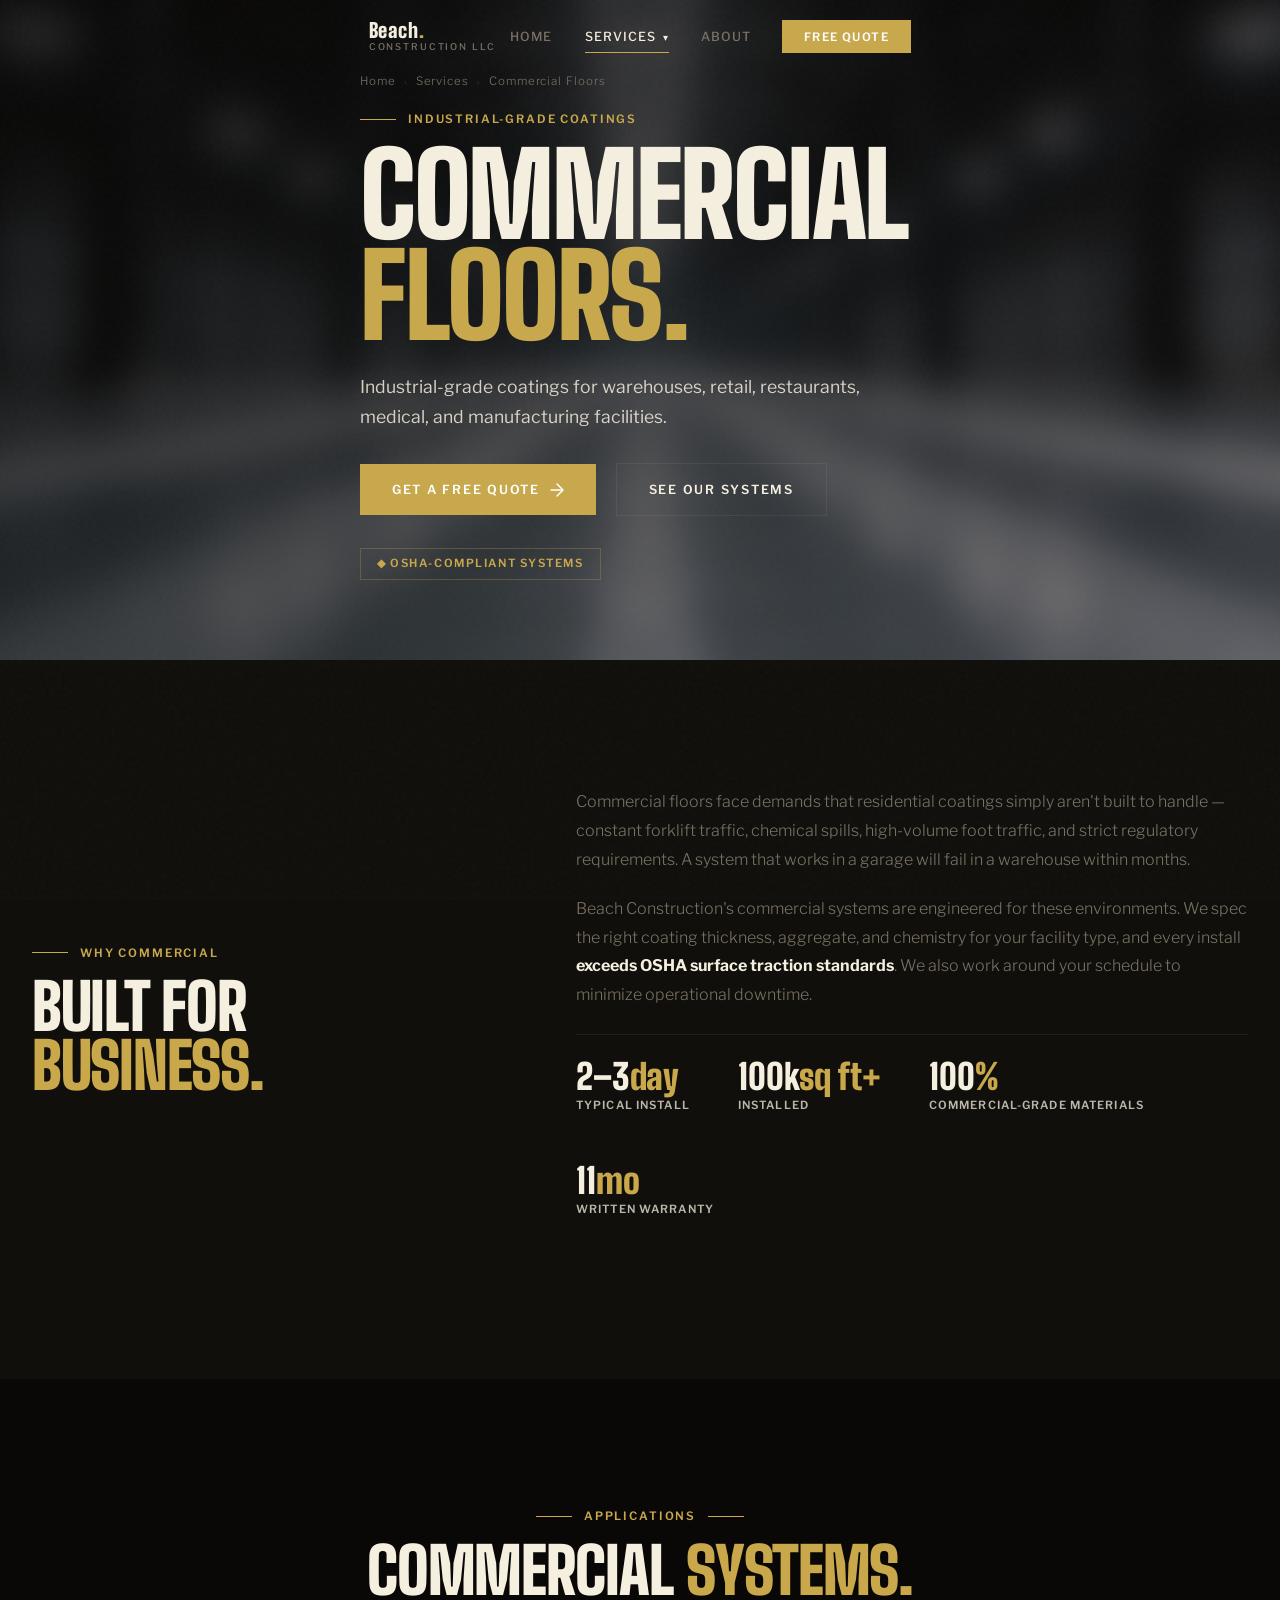
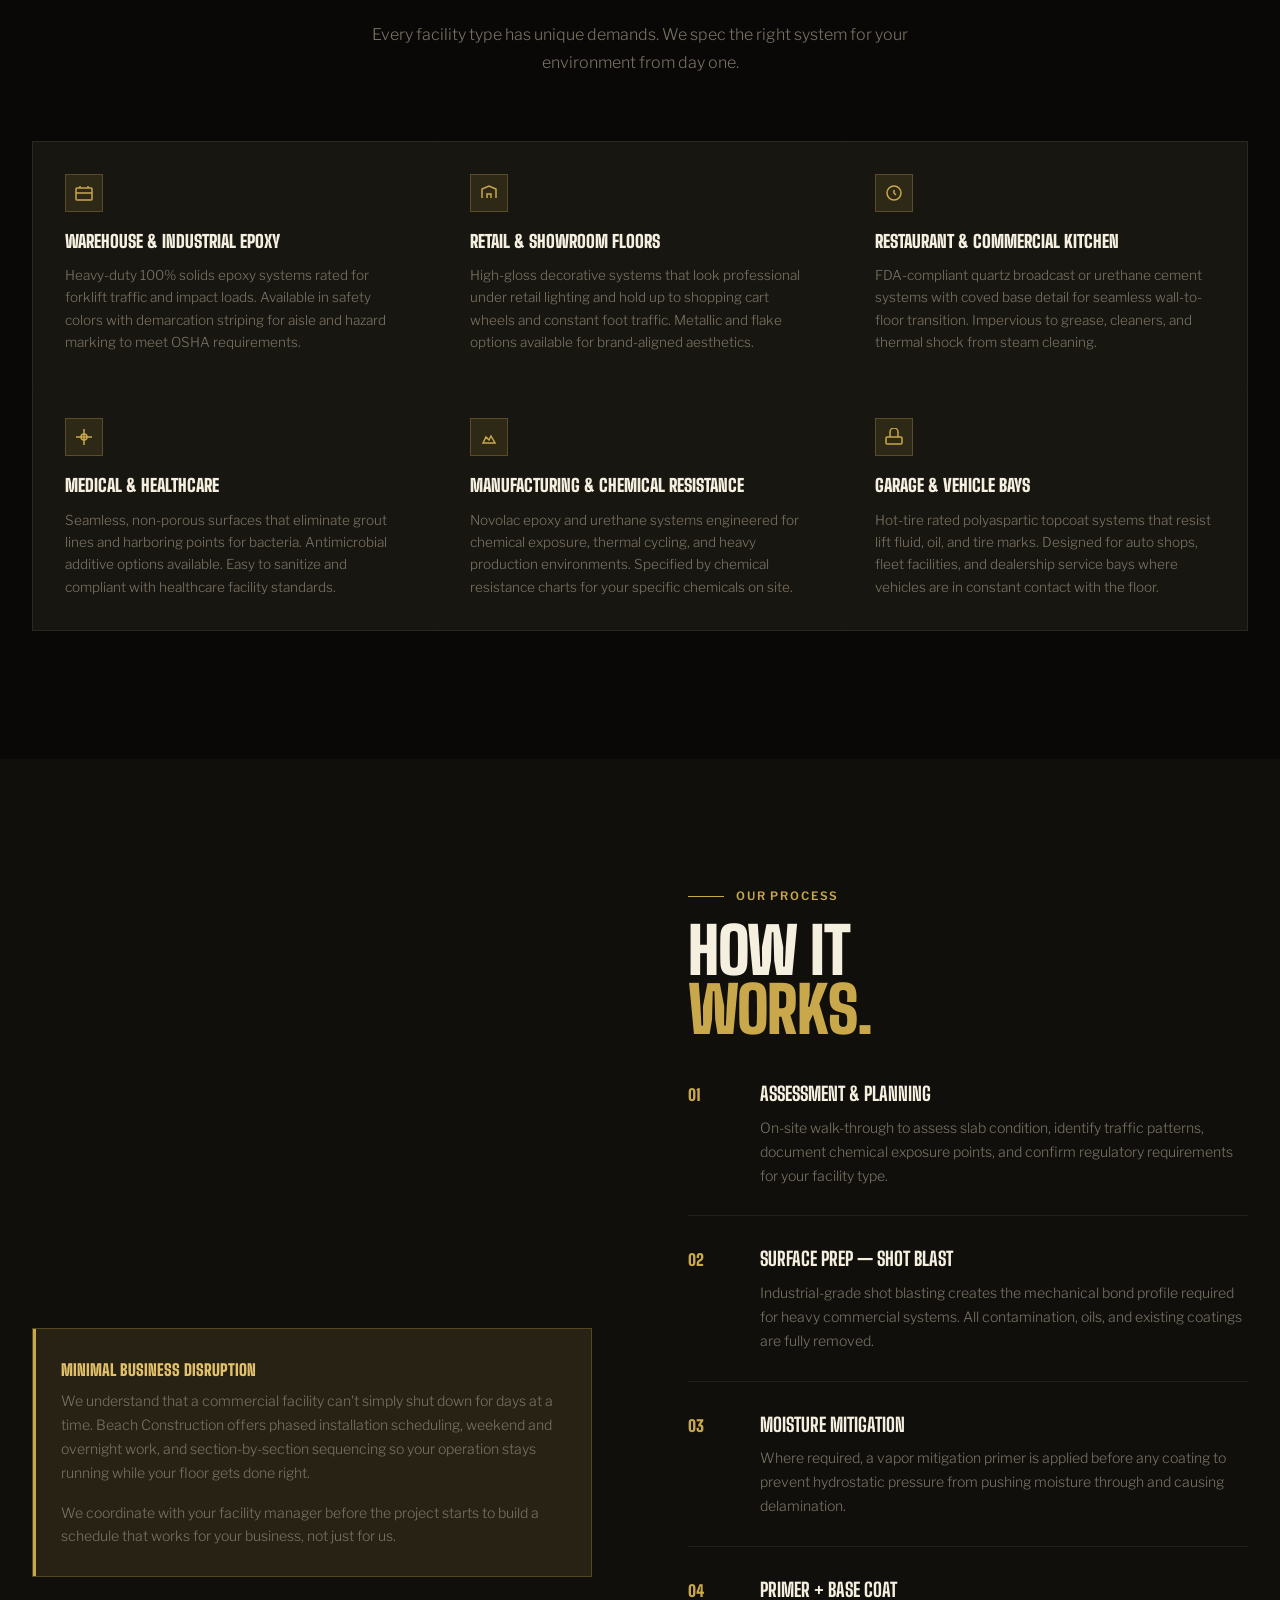
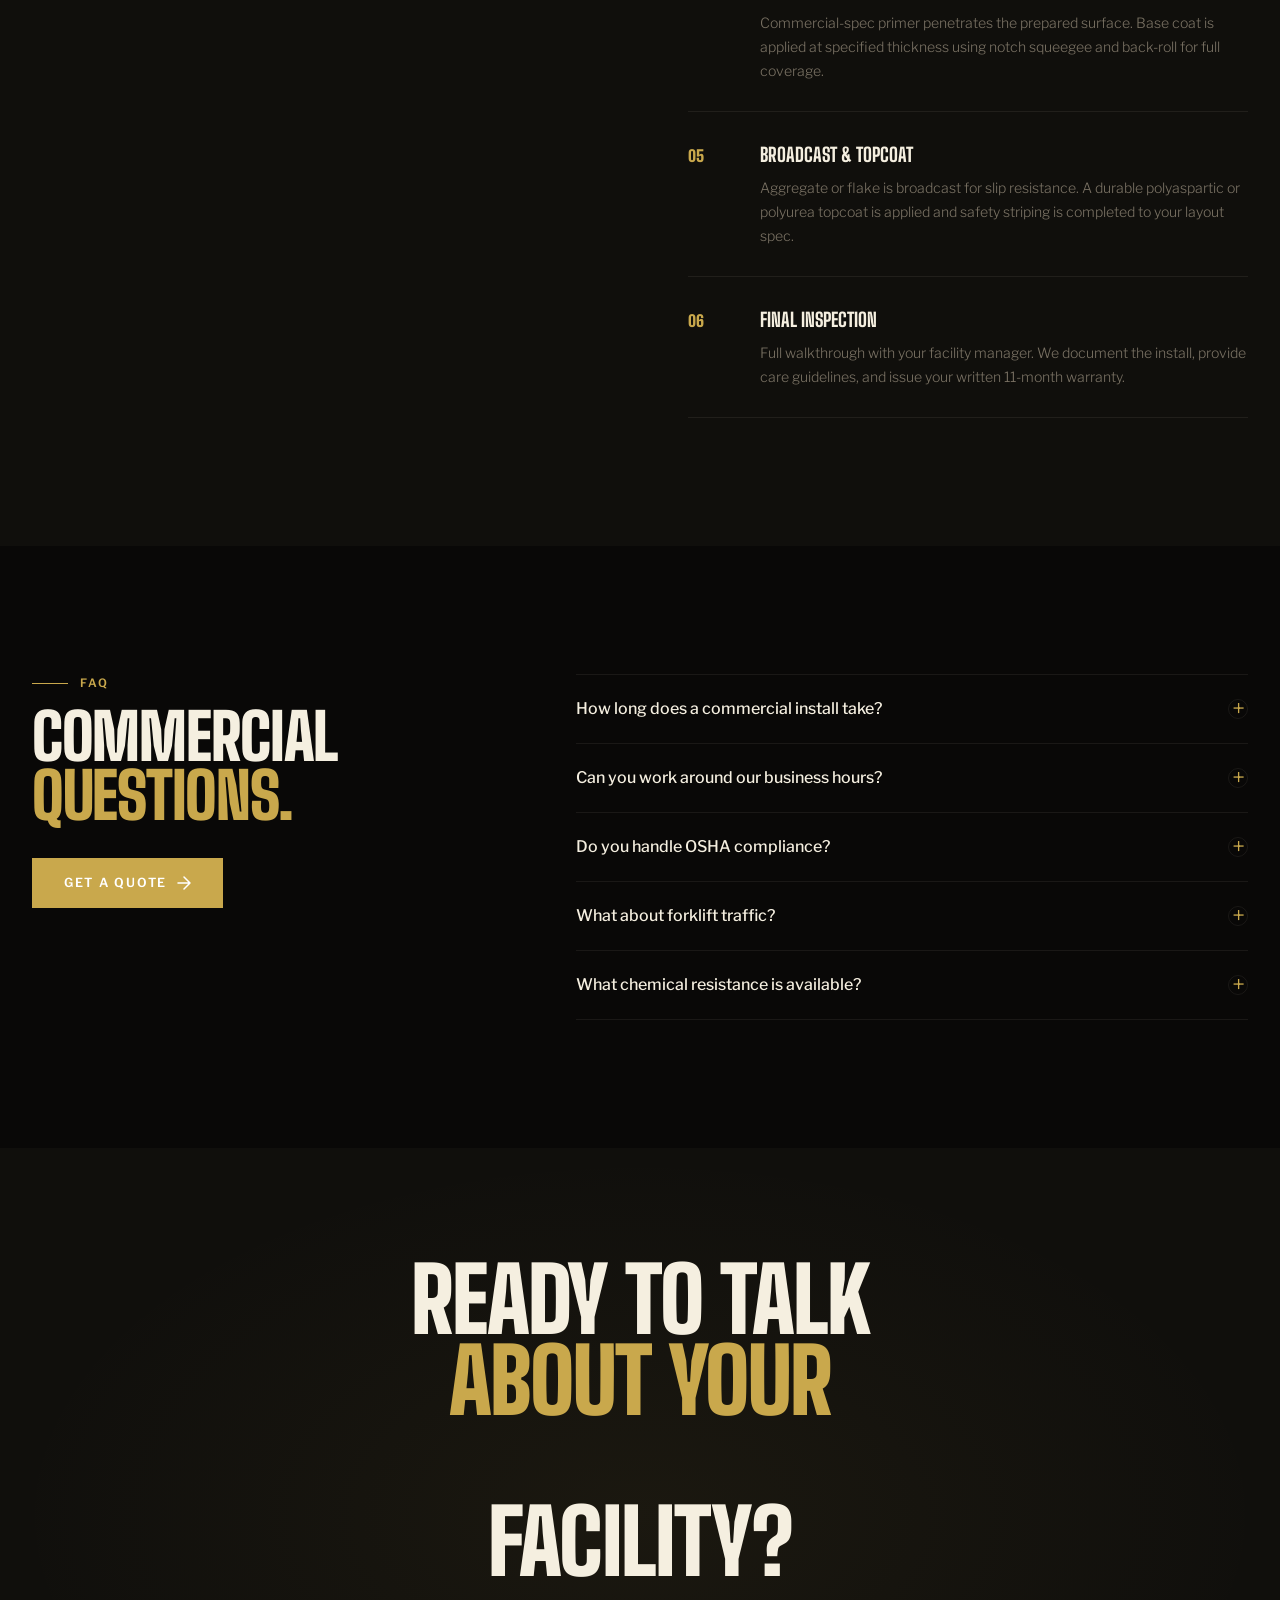
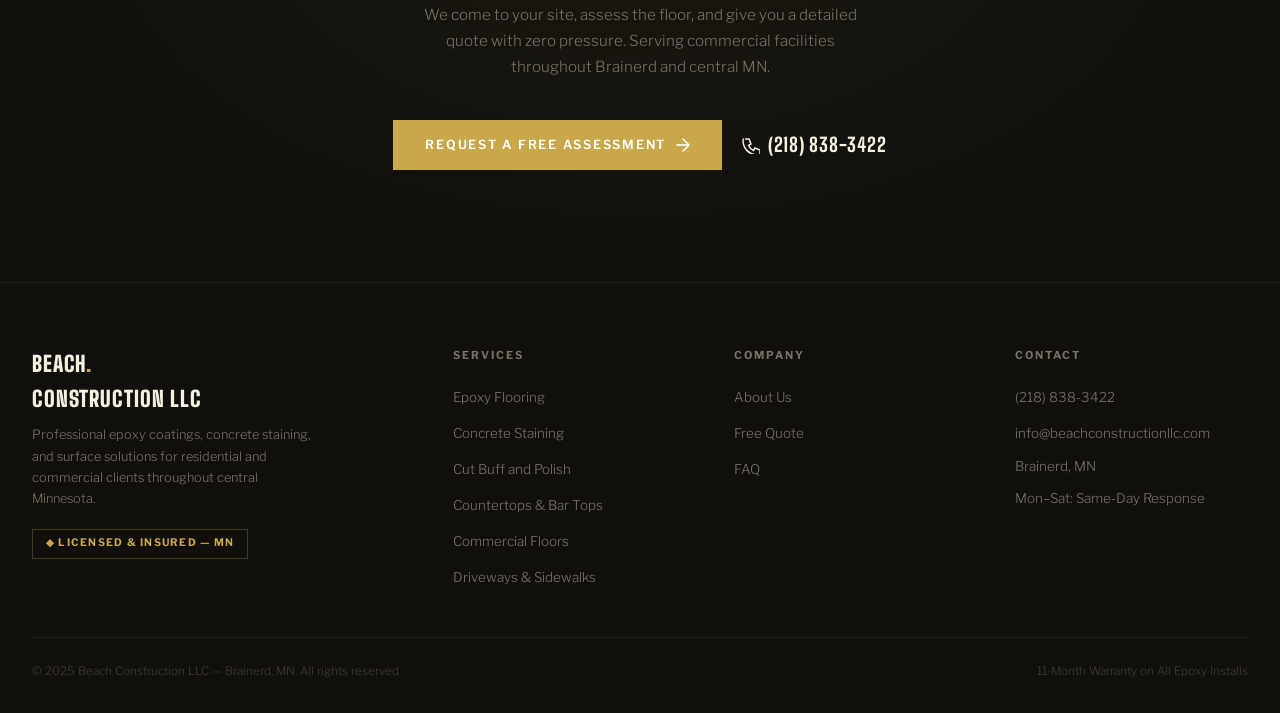
<file: services/commercial-floors.html>
<!DOCTYPE html>
<html lang="en">
<head>
  <meta charset="UTF-8" />
  <meta name="viewport" content="width=device-width, initial-scale=1.0" />
  <title>Commercial Floor Coatings Brainerd MN — Beach Construction LLC</title>
  <meta name="description" content="Industrial-grade commercial floor coatings in Brainerd, MN. Warehouses, retail, restaurants, medical, and manufacturing. OSHA-compliant systems. Free quotes." />
  <link rel="stylesheet" href="../css/style.css" />
</head>
<body>

<nav class="nav" id="nav">
  <div class="container">
    <div class="nav__inner">
      <a href="../index.html" class="nav__logo">
        <span class="nav__logo-name">Beach<span>.</span></span>
        <span class="nav__logo-sub">Construction LLC</span>
      </a>
      <ul class="nav__links">
        <li><a href="../index.html" class="nav__link">Home</a></li>
        <li class="nav__dropdown">
          <a href="#" class="nav__link active">Services <span class="nav__chevron">▾</span></a>
          <div class="nav__dropdown-menu">
            <a href="epoxy-flooring.html" class="nav__dropdown-item">Epoxy Flooring</a>
            <a href="concrete-staining.html" class="nav__dropdown-item">Concrete Staining</a>
            <a href="cut-buff-polish.html" class="nav__dropdown-item">Cut &amp; Buff Polish</a>
            <a href="countertops.html" class="nav__dropdown-item">Countertops &amp; Bar Tops</a>
            <a href="commercial-floors.html" class="nav__dropdown-item active">Commercial Floors</a>
            <a href="driveways.html" class="nav__dropdown-item">Driveways &amp; Sidewalks</a>
          </div>
        </li>
        <li><a href="../about.html" class="nav__link">About</a></li>
        <li><a href="../contact.html" class="nav__link nav__cta">Free Quote</a></li>
      </ul>
      <button class="nav__burger" id="burger" aria-label="Open menu"><span></span><span></span><span></span></button>
    </div>
  </div>
</nav>

<div class="nav__mobile" id="mobileNav">
  <button class="nav__mobile-close" id="mobileClose">✕</button>
  <div class="nav__mobile-section"><a href="../index.html" class="nav__mobile-link mobile-link">Home</a></div>
  <div class="nav__mobile-section">
    <a href="#" class="nav__mobile-link" style="color:var(--text-dim);font-size:1rem;letter-spacing:0.2em">Services</a>
    <a href="epoxy-flooring.html" class="nav__mobile-sub mobile-link">Epoxy Flooring</a>
    <a href="concrete-staining.html" class="nav__mobile-sub mobile-link">Concrete Staining</a>
    <a href="cut-buff-polish.html" class="nav__mobile-sub mobile-link">Cut &amp; Buff Polish</a>
    <a href="countertops.html" class="nav__mobile-sub mobile-link">Countertops &amp; Bar Tops</a>
    <a href="commercial-floors.html" class="nav__mobile-sub mobile-link">Commercial Floors</a>
    <a href="driveways.html" class="nav__mobile-sub mobile-link">Driveways</a>
  </div>
  <div class="nav__mobile-section"><a href="../about.html" class="nav__mobile-link mobile-link">About</a></div>
  <div class="nav__mobile-section"><a href="../contact.html" class="nav__mobile-link mobile-link" style="color:var(--accent)">Free Quote</a></div>
</div>

<!-- HERO -->
<section class="page-hero">
  <div class="page-hero__bg" style="background-image:url('../images/commercial floors beach construction llc brainerd mn.png')"></div>
  <div class="page-hero__overlay"></div>
  <div class="container">
    <div class="page-hero__content">
      <div class="breadcrumb">
        <a href="../index.html">Home</a>
        <span class="breadcrumb__sep">›</span>
        <a href="#">Services</a>
        <span class="breadcrumb__sep">›</span>
        <span>Commercial Floors</span>
      </div>
      <div class="page-hero__eyebrow">
        <div class="page-hero__eyebrow-line"></div>
        <span class="label">Industrial-Grade Coatings</span>
      </div>
      <h1 class="page-hero__title">Commercial<br><em>Floors.</em></h1>
      <p class="page-hero__sub">Industrial-grade coatings for warehouses, retail, restaurants, medical, and manufacturing facilities.</p>
      <div class="page-hero__actions">
        <a href="../contact.html" class="btn btn-primary">Get a Free Quote <svg width="14" height="14" viewBox="0 0 14 14" fill="none"><path d="M1 7h12M7 1l6 6-6 6" stroke="currentColor" stroke-width="1.5" stroke-linecap="round" stroke-linejoin="round"/></svg></a>
        <a href="#systems" class="btn btn-outline">See Our Systems</a>
      </div>
      <div class="page-hero__badge">◆ OSHA-Compliant Systems</div>
    </div>
  </div>
</section>

<!-- INTRO -->
<section class="section section--alt">
  <div class="container">
    <div class="two-col two-col--2-3 two-col--center">
      <div class="reveal">
        <div class="section-header" style="margin-bottom:0">
          <div class="section-header__eyebrow"><div class="section-header__eyebrow-line"></div><span class="label">Why Commercial</span></div>
          <h2 class="section-header__title">Built for<br><em>Business.</em></h2>
        </div>
      </div>
      <div class="reveal reveal-delay-2">
        <p style="font-size:1rem;color:var(--text-muted);line-height:1.8;margin-bottom:1.25rem">Commercial floors face demands that residential coatings simply aren't built to handle — constant forklift traffic, chemical spills, high-volume foot traffic, and strict regulatory requirements. A system that works in a garage will fail in a warehouse within months.</p>
        <p style="font-size:1rem;color:var(--text-muted);line-height:1.8;margin-bottom:1.5rem">Beach Construction's commercial systems are engineered for these environments. We spec the right coating thickness, aggregate, and chemistry for your facility type, and every install <strong style="color:var(--text)">exceeds OSHA surface traction standards</strong>. We also work around your schedule to minimize operational downtime.</p>
        <div class="stat-row" style="padding-top:1.5rem">
          <div class="stat-item"><div class="stat-item__num">2–3<span>day</span></div><div class="stat-item__label">Typical Install</div></div>
          <div class="stat-item"><div class="stat-item__num">100k<span>sq ft+</span></div><div class="stat-item__label">Installed</div></div>
          <div class="stat-item"><div class="stat-item__num">100<span>%</span></div><div class="stat-item__label">Commercial-Grade Materials</div></div>
          <div class="stat-item"><div class="stat-item__num">11<span>mo</span></div><div class="stat-item__label">Written Warranty</div></div>
        </div>
      </div>
    </div>
  </div>
</section>

<!-- SYSTEMS -->
<section class="section section--dark" id="systems">
  <div class="container">
    <div class="section-header section-header--center reveal">
      <div class="section-header__eyebrow"><div class="section-header__eyebrow-line"></div><span class="label">Applications</span><div class="section-header__eyebrow-line"></div></div>
      <h2 class="section-header__title">Commercial <em>Systems.</em></h2>
      <p class="section-header__body">Every facility type has unique demands. We spec the right system for your environment from day one.</p>
    </div>
    <div class="feature-grid">
      <div class="feature-card reveal reveal-delay-1">
        <div class="feature-card__icon"><svg width="18" height="18" viewBox="0 0 18 18" fill="none" stroke="currentColor" stroke-width="1.5"><rect x="1" y="4" width="16" height="12" rx="1"/><path d="M5 4V2M13 4V2M1 9h16"/></svg></div>
        <div class="feature-card__title">Warehouse &amp; Industrial Epoxy</div>
        <p class="feature-card__body">Heavy-duty 100% solids epoxy systems rated for forklift traffic and impact loads. Available in safety colors with demarcation striping for aisle and hazard marking to meet OSHA requirements.</p>
      </div>
      <div class="feature-card reveal reveal-delay-2">
        <div class="feature-card__icon"><svg width="18" height="18" viewBox="0 0 18 18" fill="none" stroke="currentColor" stroke-width="1.5"><path d="M2 14V5l7-3 7 3v9"/><path d="M7 14v-4h4v4"/></svg></div>
        <div class="feature-card__title">Retail &amp; Showroom Floors</div>
        <p class="feature-card__body">High-gloss decorative systems that look professional under retail lighting and hold up to shopping cart wheels and constant foot traffic. Metallic and flake options available for brand-aligned aesthetics.</p>
      </div>
      <div class="feature-card reveal reveal-delay-3">
        <div class="feature-card__icon"><svg width="18" height="18" viewBox="0 0 18 18" fill="none" stroke="currentColor" stroke-width="1.5"><path d="M9 2a7 7 0 100 14A7 7 0 009 2z"/><path d="M9 6v3l2 2"/></svg></div>
        <div class="feature-card__title">Restaurant &amp; Commercial Kitchen</div>
        <p class="feature-card__body">FDA-compliant quartz broadcast or urethane cement systems with coved base detail for seamless wall-to-floor transition. Impervious to grease, cleaners, and thermal shock from steam cleaning.</p>
      </div>
      <div class="feature-card reveal reveal-delay-1">
        <div class="feature-card__icon"><svg width="18" height="18" viewBox="0 0 18 18" fill="none" stroke="currentColor" stroke-width="1.5"><path d="M9 1v16M1 9h16"/><circle cx="9" cy="9" r="3"/></svg></div>
        <div class="feature-card__title">Medical &amp; Healthcare</div>
        <p class="feature-card__body">Seamless, non-porous surfaces that eliminate grout lines and harboring points for bacteria. Antimicrobial additive options available. Easy to sanitize and compliant with healthcare facility standards.</p>
      </div>
      <div class="feature-card reveal reveal-delay-2">
        <div class="feature-card__icon"><svg width="18" height="18" viewBox="0 0 18 18" fill="none" stroke="currentColor" stroke-width="1.5"><path d="M3 15l3-6 3 3 2-4 4 7H3z"/></svg></div>
        <div class="feature-card__title">Manufacturing &amp; Chemical Resistance</div>
        <p class="feature-card__body">Novolac epoxy and urethane systems engineered for chemical exposure, thermal cycling, and heavy production environments. Specified by chemical resistance charts for your specific chemicals on site.</p>
      </div>
      <div class="feature-card reveal reveal-delay-3">
        <div class="feature-card__icon"><svg width="18" height="18" viewBox="0 0 18 18" fill="none" stroke="currentColor" stroke-width="1.5"><rect x="1" y="9" width="16" height="7" rx="1"/><path d="M5 9V4a4 4 0 018 0v5"/></svg></div>
        <div class="feature-card__title">Garage &amp; Vehicle Bays</div>
        <p class="feature-card__body">Hot-tire rated polyaspartic topcoat systems that resist lift fluid, oil, and tire marks. Designed for auto shops, fleet facilities, and dealership service bays where vehicles are in constant contact with the floor.</p>
      </div>
    </div>
  </div>
</section>

<!-- CALLOUT: MINIMAL DISRUPTION -->
<section class="section section--alt">
  <div class="container">
    <div class="two-col two-col--center">
      <div class="reveal">
        <div class="callout">
          <div class="callout__title">Minimal Business Disruption</div>
          <p class="callout__body">We understand that a commercial facility can't simply shut down for days at a time. Beach Construction offers phased installation scheduling, weekend and overnight work, and section-by-section sequencing so your operation stays running while your floor gets done right.</p>
          <p class="callout__body" style="margin-top:1rem">We coordinate with your facility manager before the project starts to build a schedule that works for your business, not just for us.</p>
        </div>
      </div>
      <div class="reveal reveal-delay-2">
        <div class="section-header" style="margin-bottom:2.5rem">
          <div class="section-header__eyebrow"><div class="section-header__eyebrow-line"></div><span class="label">Our Process</span></div>
          <h2 class="section-header__title">How It<br><em>Works.</em></h2>
        </div>
        <div class="process-steps">
          <div class="process-step reveal reveal-delay-1"><span class="process-step__num">01</span><div><div class="process-step__title">Assessment &amp; Planning</div><p class="process-step__body">On-site walk-through to assess slab condition, identify traffic patterns, document chemical exposure points, and confirm regulatory requirements for your facility type.</p></div></div>
          <div class="process-step reveal reveal-delay-2"><span class="process-step__num">02</span><div><div class="process-step__title">Surface Prep — Shot Blast</div><p class="process-step__body">Industrial-grade shot blasting creates the mechanical bond profile required for heavy commercial systems. All contamination, oils, and existing coatings are fully removed.</p></div></div>
          <div class="process-step reveal reveal-delay-3"><span class="process-step__num">03</span><div><div class="process-step__title">Moisture Mitigation</div><p class="process-step__body">Where required, a vapor mitigation primer is applied before any coating to prevent hydrostatic pressure from pushing moisture through and causing delamination.</p></div></div>
          <div class="process-step reveal reveal-delay-4"><span class="process-step__num">04</span><div><div class="process-step__title">Primer + Base Coat</div><p class="process-step__body">Commercial-spec primer penetrates the prepared surface. Base coat is applied at specified thickness using notch squeegee and back-roll for full coverage.</p></div></div>
          <div class="process-step reveal reveal-delay-5"><span class="process-step__num">05</span><div><div class="process-step__title">Broadcast &amp; Topcoat</div><p class="process-step__body">Aggregate or flake is broadcast for slip resistance. A durable polyaspartic or polyurea topcoat is applied and safety striping is completed to your layout spec.</p></div></div>
          <div class="process-step"><span class="process-step__num">06</span><div><div class="process-step__title">Final Inspection</div><p class="process-step__body">Full walkthrough with your facility manager. We document the install, provide care guidelines, and issue your written 11-month warranty.</p></div></div>
        </div>
      </div>
    </div>
  </div>
</section>

<!-- FAQ -->
<section class="section section--dark">
  <div class="container">
    <div class="two-col two-col--2-3">
      <div class="section-header reveal" style="margin-bottom:0;position:sticky;top:6rem">
        <div class="section-header__eyebrow"><div class="section-header__eyebrow-line"></div><span class="label">FAQ</span></div>
        <h2 class="section-header__title">Commercial<br><em>Questions.</em></h2>
        <a href="../contact.html" class="btn btn-primary" style="margin-top:2rem;display:inline-flex">Get a Quote <svg width="14" height="14" viewBox="0 0 14 14" fill="none"><path d="M1 7h12M7 1l6 6-6 6" stroke="currentColor" stroke-width="1.5" stroke-linecap="round" stroke-linejoin="round"/></svg></a>
      </div>
      <div class="faq-list reveal reveal-delay-2">
        <div class="faq-item"><button class="faq-question">How long does a commercial install take? <span class="faq-icon">+</span></button><div class="faq-answer">Most commercial projects run <strong>2–3 days</strong> for a standard open floor plate. Larger facilities or multi-zone projects are phased across multiple days or weekends. We provide a firm timeline in your quote so you can plan around it.</div></div>
        <div class="faq-item"><button class="faq-question">Can you work around our business hours? <span class="faq-icon">+</span></button><div class="faq-answer">Yes. We regularly schedule weekend starts, overnight shifts, and phased section-by-section installs for businesses that can't fully close during the project. Just let us know your operational constraints during the assessment and we'll build a schedule that works.</div></div>
        <div class="faq-item"><button class="faq-question">Do you handle OSHA compliance? <span class="faq-icon">+</span></button><div class="faq-answer">All our commercial systems meet or exceed OSHA slip resistance standards (OSHA 1926.502). We can also install safety demarcation striping for pedestrian lanes, hazard zones, and equipment staging areas to match your facility's safety layout.</div></div>
        <div class="faq-item"><button class="faq-question">What about forklift traffic? <span class="faq-icon">+</span></button><div class="faq-answer">For forklift environments, we use <strong>100% solids epoxy</strong> at 10–20 mil DFT (dry film thickness) — well above the minimum for wheeled equipment. We specify the system based on your forklift type, load capacity, and traffic frequency. Propane and electric forklifts have different requirements that we account for.</div></div>
        <div class="faq-item"><button class="faq-question">What chemical resistance is available? <span class="faq-icon">+</span></button><div class="faq-answer">We carry chemical resistance charts for our novolac epoxy and urethane cement systems and can cross-reference them against your specific chemicals. For manufacturing or processing facilities, share your chemical exposure list during the assessment and we'll spec the appropriate system. General acid and alkali resistance is standard on commercial systems.</div></div>
      </div>
    </div>
  </div>
</section>

<!-- CTA -->
<section class="cta-banner section--alt">
  <div class="container">
    <div class="cta-banner__content reveal">
      <h2 class="cta-banner__title">Ready to Talk<br><em>About Your</em><br>Facility?</h2>
      <p class="cta-banner__sub">We come to your site, assess the floor, and give you a detailed quote with zero pressure. Serving commercial facilities throughout Brainerd and central MN.</p>
      <div class="cta-banner__actions">
        <a href="../contact.html" class="btn btn-primary">Request a Free Assessment <svg width="14" height="14" viewBox="0 0 14 14" fill="none"><path d="M1 7h12M7 1l6 6-6 6" stroke="currentColor" stroke-width="1.5" stroke-linecap="round" stroke-linejoin="round"/></svg></a>
        <a href="tel:+12188383422" class="cta-banner__phone"><svg width="18" height="18" viewBox="0 0 18 18" fill="none" stroke="currentColor" stroke-width="1.5"><path d="M3 3h4l2 5-2.5 1.5a11 11 0 005 5L13 12l5 2v4a1 1 0 01-1 1C7 19 1 13 1 4a1 1 0 011-1"/></svg>(218) 838-3422</a>
      </div>
    </div>
  </div>
</section>

<footer class="footer">
  <div class="container">
    <div class="footer__top">
      <div>
        <div class="footer__brand-name">Beach<span>.</span><br>Construction LLC</div>
        <p class="footer__brand-tagline">Professional epoxy coatings, concrete staining, and surface solutions for residential and commercial clients throughout central Minnesota.</p>
        <div class="footer__warranty-badge">◆ Licensed &amp; Insured — MN</div>
      </div>
      <div>
        <div class="footer__col-title">Services</div>
        <ul class="footer__col-links">
          <li><a href="epoxy-flooring.html">Epoxy Flooring</a></li>
          <li><a href="concrete-staining.html">Concrete Staining</a></li>
          <li><a href="cut-buff-polish.html">Cut Buff and Polish</a></li>
          <li><a href="countertops.html">Countertops &amp; Bar Tops</a></li>
          <li><a href="commercial-floors.html">Commercial Floors</a></li>
          <li><a href="driveways.html">Driveways &amp; Sidewalks</a></li>
        </ul>
      </div>
      <div>
        <div class="footer__col-title">Company</div>
        <ul class="footer__col-links">
          <li><a href="../about.html">About Us</a></li>
          <li><a href="../contact.html">Free Quote</a></li>
          <li><a href="../contact.html#faq">FAQ</a></li>
        </ul>
      </div>
      <div>
        <div class="footer__col-title">Contact</div>
        <ul class="footer__col-links">
          <li><a href="tel:+12188383422">(218) 838-3422</a></li>
          <li><a href="mailto:info@beachconstructionllc.com">info@beachconstructionllc.com</a></li>
          <li style="color:var(--text-muted);font-size:0.84rem">Brainerd, MN</li>
          <li style="color:var(--text-muted);font-size:0.84rem">Mon–Sat: Same-Day Response</li>
        </ul>
      </div>
    </div>
    <div class="footer__bottom">
      <span>© 2025 Beach Construction LLC — Brainerd, MN. All rights reserved.</span>
      <span>11-Month Warranty on All Epoxy Installs</span>
    </div>
  </div>
</footer>
<script src="../js/main.js"></script>
</body>
</html>
</file>
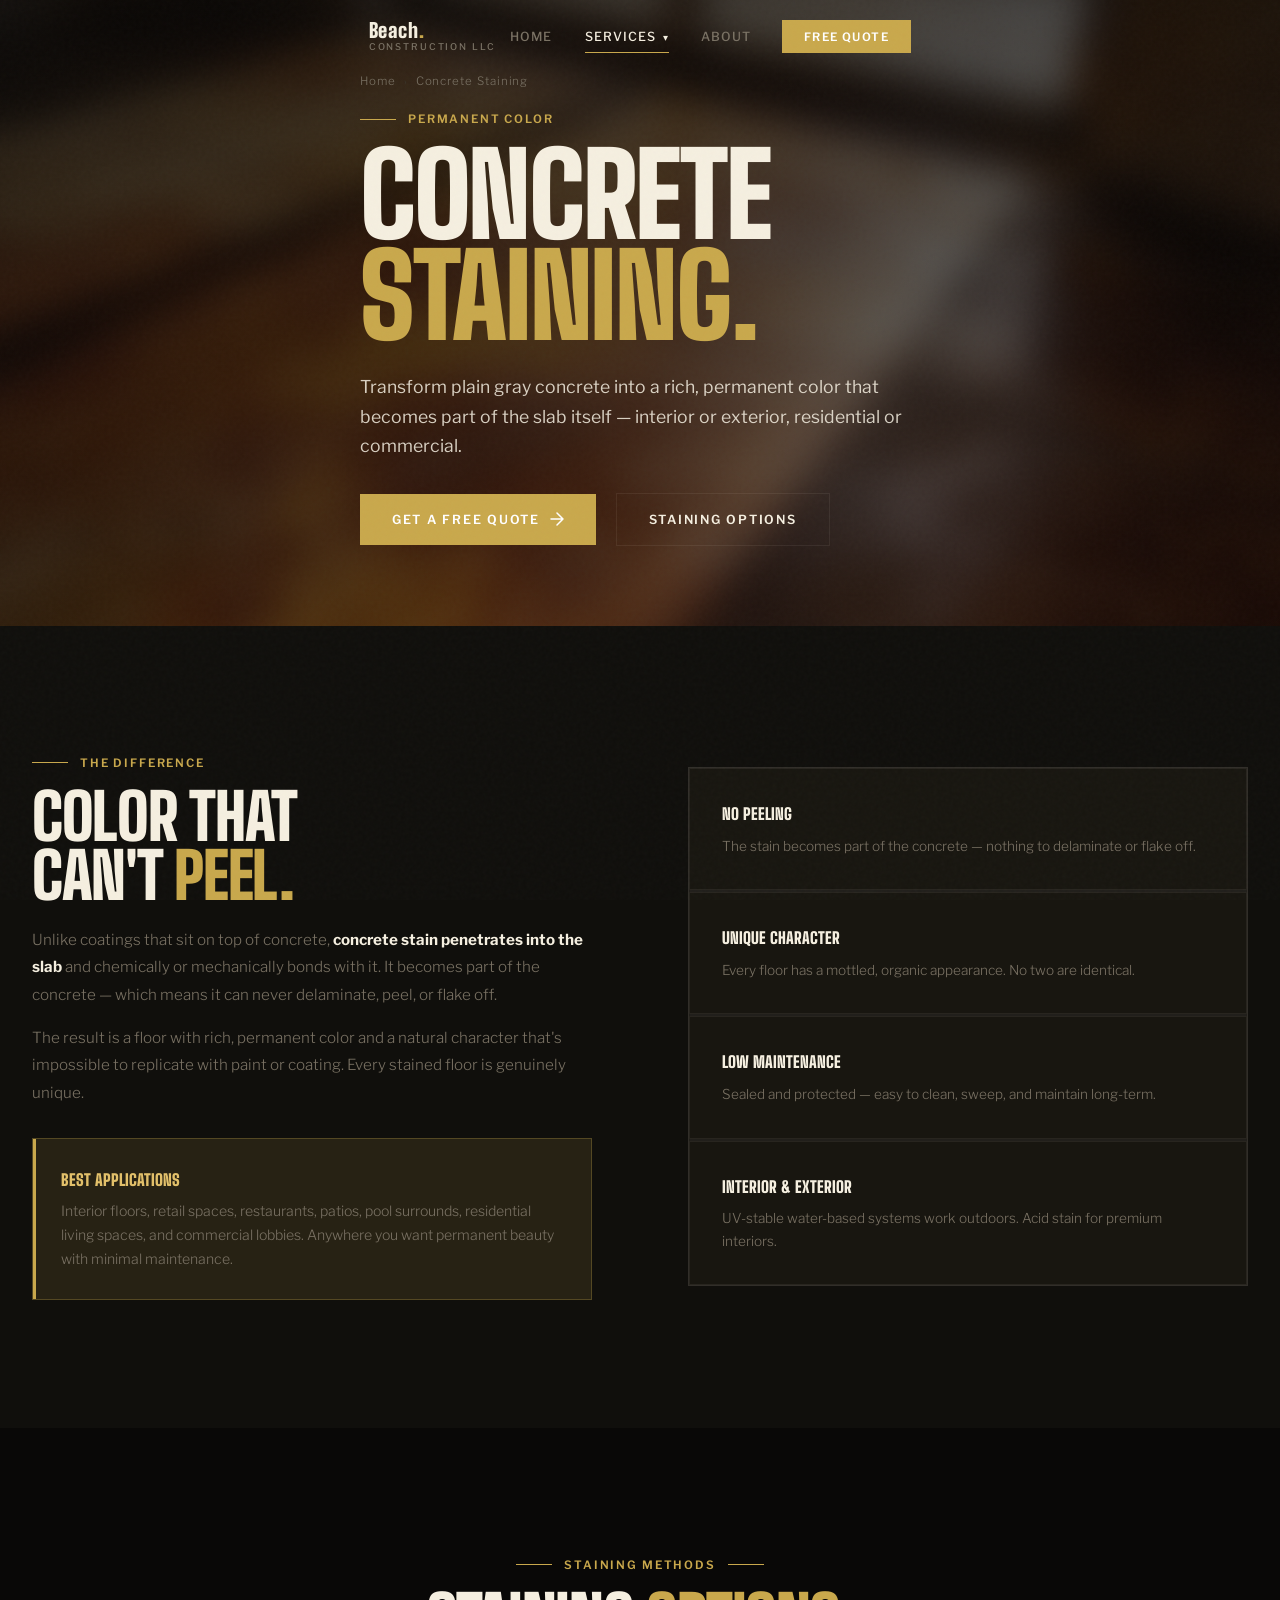
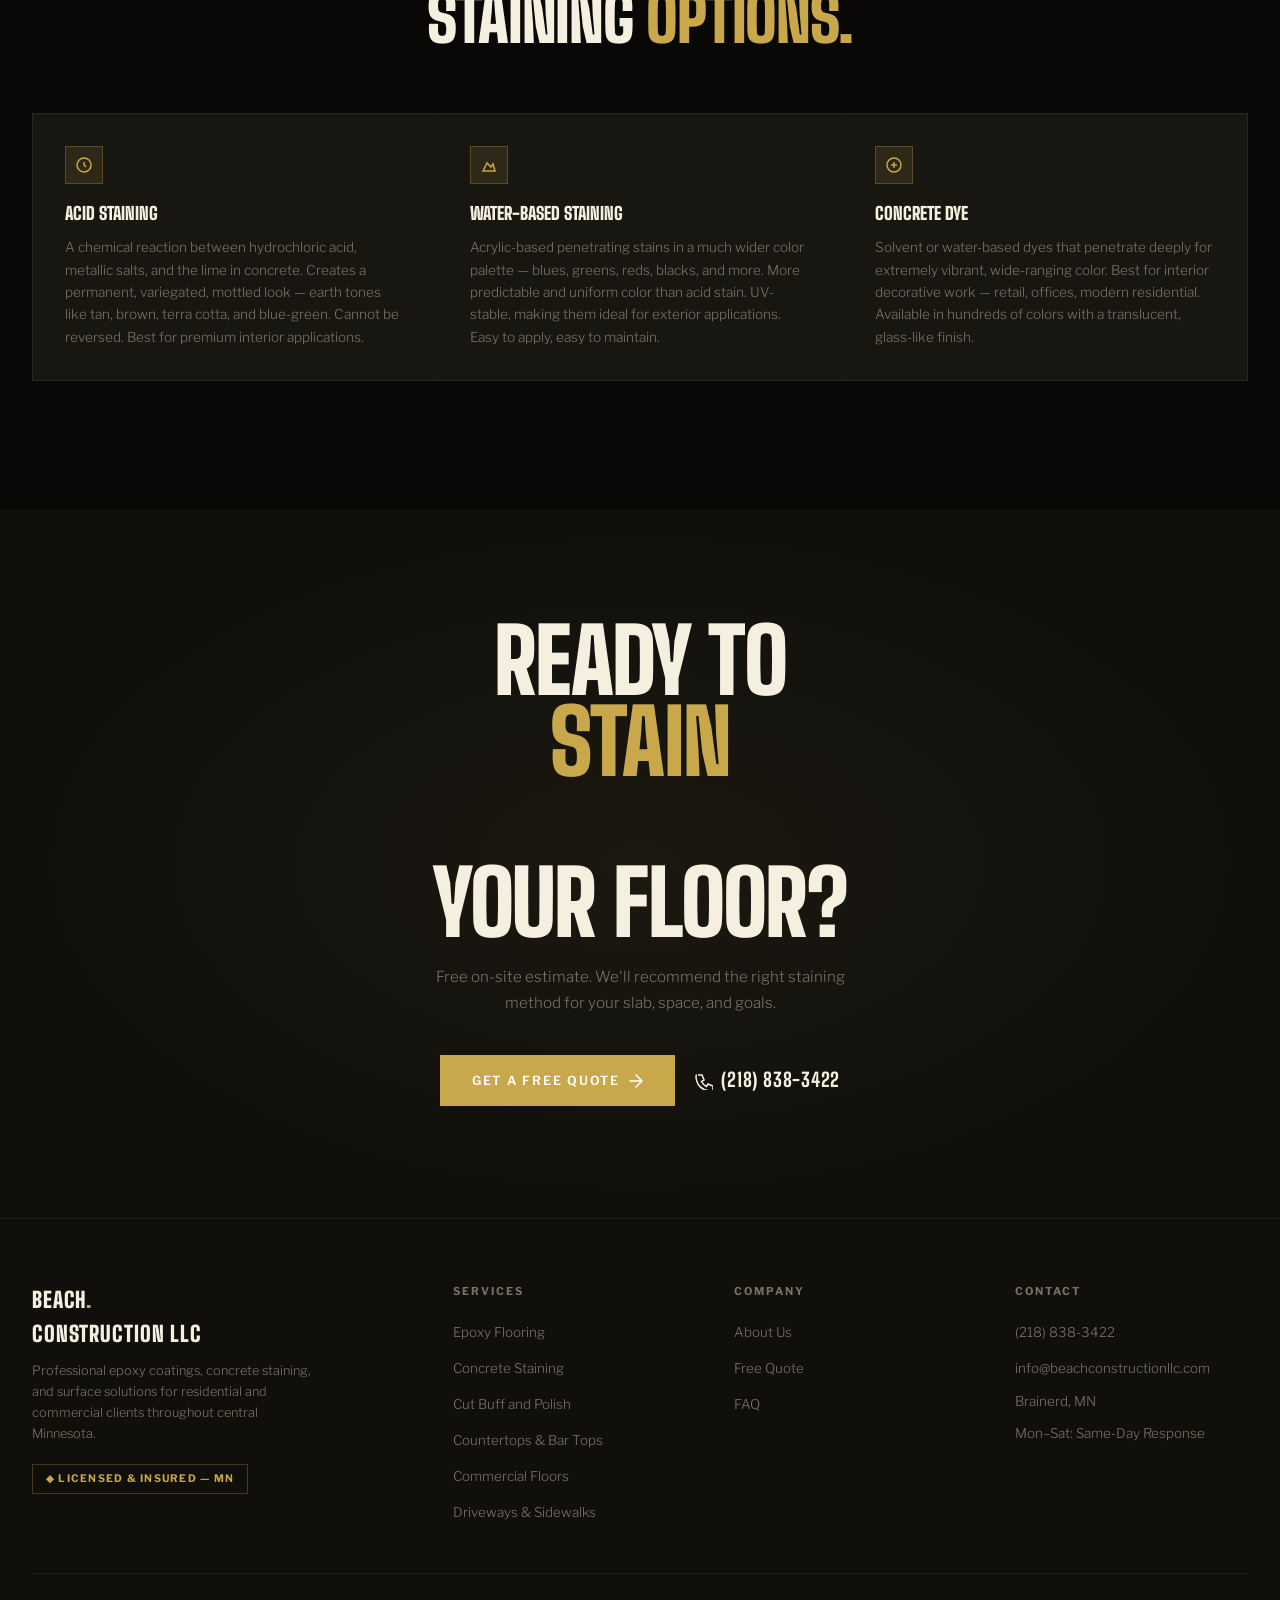
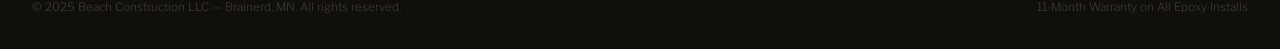
<file: services/concrete-staining.html>
<!DOCTYPE html>
<html lang="en">
<head>
  <meta charset="UTF-8" /><meta name="viewport" content="width=device-width, initial-scale=1.0" />
  <title>Concrete Staining Brainerd MN — Beach Construction LLC</title>
  <meta name="description" content="Acid staining and water-based concrete staining in Brainerd, MN. Permanent color that won't peel. Interior and exterior. Free quotes from Beach Construction LLC." />
  <link rel="stylesheet" href="../css/style.css" />
</head>
<body>
<nav class="nav" id="nav">
  <div class="container"><div class="nav__inner">
    <a href="../index.html" class="nav__logo"><span class="nav__logo-name">Beach<span>.</span></span><span class="nav__logo-sub">Construction LLC</span></a>
    <ul class="nav__links">
      <li><a href="../index.html" class="nav__link">Home</a></li>
      <li class="nav__dropdown"><a href="#" class="nav__link active">Services <span class="nav__chevron">▾</span></a>
        <div class="nav__dropdown-menu">
          <a href="epoxy-flooring.html" class="nav__dropdown-item">Epoxy Flooring</a>
          <a href="concrete-staining.html" class="nav__dropdown-item active">Concrete Staining</a>
          <a href="cut-buff-polish.html" class="nav__dropdown-item">Cut &amp; Buff Polish</a>
          <a href="countertops.html" class="nav__dropdown-item">Countertops &amp; Bar Tops</a>
          <a href="commercial-floors.html" class="nav__dropdown-item">Commercial Floors</a>
          <a href="driveways.html" class="nav__dropdown-item">Driveways &amp; Sidewalks</a>
        </div>
      </li>
      <li><a href="../about.html" class="nav__link">About</a></li>
      <li><a href="../contact.html" class="nav__link nav__cta">Free Quote</a></li>
    </ul>
    <button class="nav__burger" id="burger" aria-label="Open menu"><span></span><span></span><span></span></button>
  </div></div>
</nav>
<div class="nav__mobile" id="mobileNav">
  <button class="nav__mobile-close" id="mobileClose">✕</button>
  <div class="nav__mobile-section"><a href="../index.html" class="nav__mobile-link mobile-link">Home</a></div>
  <div class="nav__mobile-section">
    <a href="epoxy-flooring.html" class="nav__mobile-sub mobile-link">Epoxy Flooring</a>
    <a href="concrete-staining.html" class="nav__mobile-sub mobile-link">Concrete Staining</a>
    <a href="cut-buff-polish.html" class="nav__mobile-sub mobile-link">Cut &amp; Buff Polish</a>
    <a href="countertops.html" class="nav__mobile-sub mobile-link">Countertops &amp; Bar Tops</a>
    <a href="commercial-floors.html" class="nav__mobile-sub mobile-link">Commercial Floors</a>
    <a href="driveways.html" class="nav__mobile-sub mobile-link">Driveways</a>
  </div>
  <div class="nav__mobile-section"><a href="../about.html" class="nav__mobile-link mobile-link">About</a></div>
  <div class="nav__mobile-section"><a href="../contact.html" class="nav__mobile-link mobile-link" style="color:var(--accent)">Free Quote</a></div>
</div>

<section class="page-hero">
  <!-- Replace with a concrete staining photo -->
  <div class="page-hero__bg" style="background-image:url('../images/concrete staining hero beach construction llc brainerd mn.png')"></div>
  <div class="page-hero__overlay"></div>
  <div class="container"><div class="page-hero__content">
    <div class="breadcrumb"><a href="../index.html">Home</a><span class="breadcrumb__sep">›</span><span>Concrete Staining</span></div>
    <div class="page-hero__eyebrow"><div class="page-hero__eyebrow-line"></div><span class="label">Permanent Color</span></div>
    <h1 class="page-hero__title">Concrete<br><em>Staining.</em></h1>
    <p class="page-hero__sub">Transform plain gray concrete into a rich, permanent color that becomes part of the slab itself — interior or exterior, residential or commercial.</p>
    <div class="page-hero__actions">
      <a href="../contact.html" class="btn btn-primary">Get a Free Quote <svg width="14" height="14" viewBox="0 0 14 14" fill="none"><path d="M1 7h12M7 1l6 6-6 6" stroke="currentColor" stroke-width="1.5" stroke-linecap="round" stroke-linejoin="round"/></svg></a>
      <a href="#types" class="btn btn-outline">Staining Options</a>
    </div>
  </div></div>
</section>

<section class="section section--alt">
  <div class="container">
    <div class="two-col two-col--center">
      <div class="reveal">
        <div class="section-header" style="margin-bottom:0">
          <div class="section-header__eyebrow"><div class="section-header__eyebrow-line"></div><span class="label">The Difference</span></div>
          <h2 class="section-header__title">Color That<br>Can't <em>Peel.</em></h2>
        </div>
        <p style="font-size:0.95rem;color:var(--text-muted);line-height:1.8;margin-top:1.25rem">Unlike coatings that sit on top of concrete, <strong style="color:var(--text)">concrete stain penetrates into the slab</strong> and chemically or mechanically bonds with it. It becomes part of the concrete — which means it can never delaminate, peel, or flake off.</p>
        <p style="font-size:0.95rem;color:var(--text-muted);line-height:1.8;margin-top:1rem">The result is a floor with rich, permanent color and a natural character that's impossible to replicate with paint or coating. Every stained floor is genuinely unique.</p>
        <div class="callout" style="margin-top:2rem">
          <div class="callout__title">Best Applications</div>
          <p class="callout__body">Interior floors, retail spaces, restaurants, patios, pool surrounds, residential living spaces, and commercial lobbies. Anywhere you want permanent beauty with minimal maintenance.</p>
        </div>
      </div>
      <div class="reveal reveal-delay-2">
        <div class="feature-grid" style="grid-template-columns:1fr;gap:1px">
          <div class="feature-card" style="border:1px solid var(--border)">
            <div class="feature-card__title" style="font-size:1rem">No Peeling</div>
            <p class="feature-card__body">The stain becomes part of the concrete — nothing to delaminate or flake off.</p>
          </div>
          <div class="feature-card" style="border:1px solid var(--border);margin-top:1px">
            <div class="feature-card__title" style="font-size:1rem">Unique Character</div>
            <p class="feature-card__body">Every floor has a mottled, organic appearance. No two are identical.</p>
          </div>
          <div class="feature-card" style="border:1px solid var(--border);margin-top:1px">
            <div class="feature-card__title" style="font-size:1rem">Low Maintenance</div>
            <p class="feature-card__body">Sealed and protected — easy to clean, sweep, and maintain long-term.</p>
          </div>
          <div class="feature-card" style="border:1px solid var(--border);margin-top:1px">
            <div class="feature-card__title" style="font-size:1rem">Interior &amp; Exterior</div>
            <p class="feature-card__body">UV-stable water-based systems work outdoors. Acid stain for premium interiors.</p>
          </div>
        </div>
      </div>
    </div>
  </div>
</section>

<section class="section section--dark" id="types">
  <div class="container">
    <div class="section-header section-header--center reveal">
      <div class="section-header__eyebrow"><div class="section-header__eyebrow-line"></div><span class="label">Staining Methods</span><div class="section-header__eyebrow-line"></div></div>
      <h2 class="section-header__title">Staining <em>Options.</em></h2>
    </div>
    <div class="feature-grid">
      <div class="feature-card reveal reveal-delay-1">
        <div class="feature-card__icon"><svg width="18" height="18" viewBox="0 0 18 18" fill="none" stroke="currentColor" stroke-width="1.5"><path d="M9 2C5 2 2 5.5 2 9s3 7 7 7 7-3.1 7-7-3-7-7-7z"/><path d="M9 6v3l2 2"/></svg></div>
        <div class="feature-card__title">Acid Staining</div>
        <p class="feature-card__body">A chemical reaction between hydrochloric acid, metallic salts, and the lime in concrete. Creates a permanent, variegated, mottled look — earth tones like tan, brown, terra cotta, and blue-green. Cannot be reversed. Best for premium interior applications.</p>
      </div>
      <div class="feature-card reveal reveal-delay-2">
        <div class="feature-card__icon"><svg width="18" height="18" viewBox="0 0 18 18" fill="none" stroke="currentColor" stroke-width="1.5"><path d="M3 15l4-8 4 4 2-3 2 7H3z"/></svg></div>
        <div class="feature-card__title">Water-Based Staining</div>
        <p class="feature-card__body">Acrylic-based penetrating stains in a much wider color palette — blues, greens, reds, blacks, and more. More predictable and uniform color than acid stain. UV-stable, making them ideal for exterior applications. Easy to apply, easy to maintain.</p>
      </div>
      <div class="feature-card reveal reveal-delay-3">
        <div class="feature-card__icon"><svg width="18" height="18" viewBox="0 0 18 18" fill="none" stroke="currentColor" stroke-width="1.5"><circle cx="9" cy="9" r="7"/><path d="M6 9h6M9 6v6"/></svg></div>
        <div class="feature-card__title">Concrete Dye</div>
        <p class="feature-card__body">Solvent or water-based dyes that penetrate deeply for extremely vibrant, wide-ranging color. Best for interior decorative work — retail, offices, modern residential. Available in hundreds of colors with a translucent, glass-like finish.</p>
      </div>
    </div>
  </div>
</section>

<section class="cta-banner section--alt">
  <div class="container"><div class="cta-banner__content reveal">
    <h2 class="cta-banner__title">Ready to<br><em>Stain</em><br>Your Floor?</h2>
    <p class="cta-banner__sub">Free on-site estimate. We'll recommend the right staining method for your slab, space, and goals.</p>
    <div class="cta-banner__actions">
      <a href="../contact.html" class="btn btn-primary">Get a Free Quote <svg width="14" height="14" viewBox="0 0 14 14" fill="none"><path d="M1 7h12M7 1l6 6-6 6" stroke="currentColor" stroke-width="1.5" stroke-linecap="round" stroke-linejoin="round"/></svg></a>
      <a href="tel:+12188383422" class="cta-banner__phone"><svg width="18" height="18" viewBox="0 0 18 18" fill="none" stroke="currentColor" stroke-width="1.5"><path d="M3 3h4l2 5-2.5 1.5a11 11 0 005 5L13 12l5 2v4a1 1 0 01-1 1C7 19 1 13 1 4a1 1 0 011-1"/></svg>(218) 838-3422</a>
    </div>
  </div></div>
</section>

<footer class="footer">
  <div class="container">
    <div class="footer__top">
      <div>
        <div class="footer__brand-name">Beach<span>.</span><br>Construction LLC</div>
        <p class="footer__brand-tagline">Professional epoxy coatings, concrete staining, and surface solutions for residential and commercial clients throughout central Minnesota.</p>
        <div class="footer__warranty-badge">◆ Licensed &amp; Insured — MN</div>
      </div>
      <div>
        <div class="footer__col-title">Services</div>
        <ul class="footer__col-links">
          <li><a href="epoxy-flooring.html">Epoxy Flooring</a></li>
          <li><a href="concrete-staining.html">Concrete Staining</a></li>
          <li><a href="cut-buff-polish.html">Cut Buff and Polish</a></li>
          <li><a href="countertops.html">Countertops &amp; Bar Tops</a></li>
          <li><a href="commercial-floors.html">Commercial Floors</a></li>
          <li><a href="driveways.html">Driveways &amp; Sidewalks</a></li>
        </ul>
      </div>
      <div>
        <div class="footer__col-title">Company</div>
        <ul class="footer__col-links">
          <li><a href="../about.html">About Us</a></li>
          <li><a href="../contact.html">Free Quote</a></li>
          <li><a href="../contact.html#faq">FAQ</a></li>
        </ul>
      </div>
      <div>
        <div class="footer__col-title">Contact</div>
        <ul class="footer__col-links">
          <li><a href="tel:+12188383422">(218) 838-3422</a></li>
          <li><a href="mailto:info@beachconstructionllc.com">info@beachconstructionllc.com</a></li>
          <li style="color:var(--text-muted);font-size:0.84rem">Brainerd, MN</li>
          <li style="color:var(--text-muted);font-size:0.84rem">Mon–Sat: Same-Day Response</li>
        </ul>
      </div>
    </div>
    <div class="footer__bottom">
      <span>© 2025 Beach Construction LLC — Brainerd, MN. All rights reserved.</span>
      <span>11-Month Warranty on All Epoxy Installs</span>
    </div>
  </div>
</footer>
<script src="../js/main.js"></script>
</body></html>
</file>
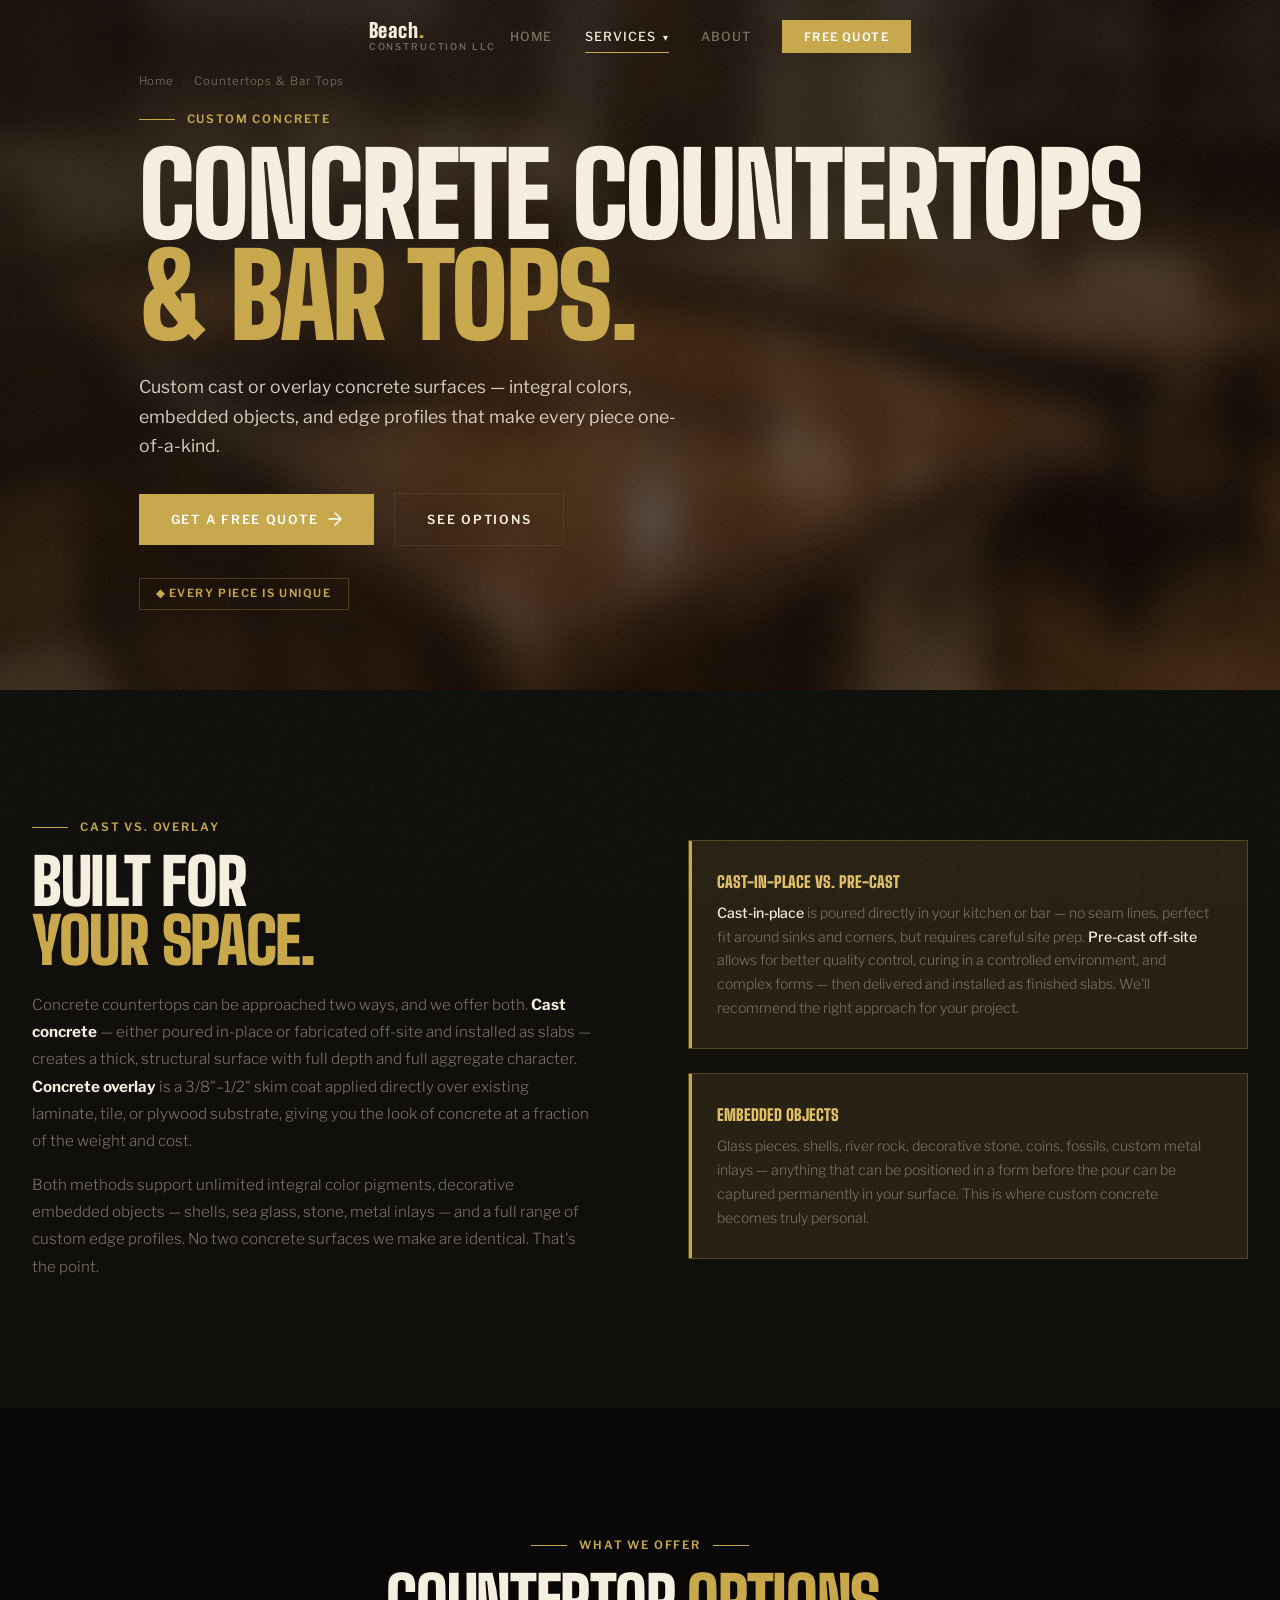
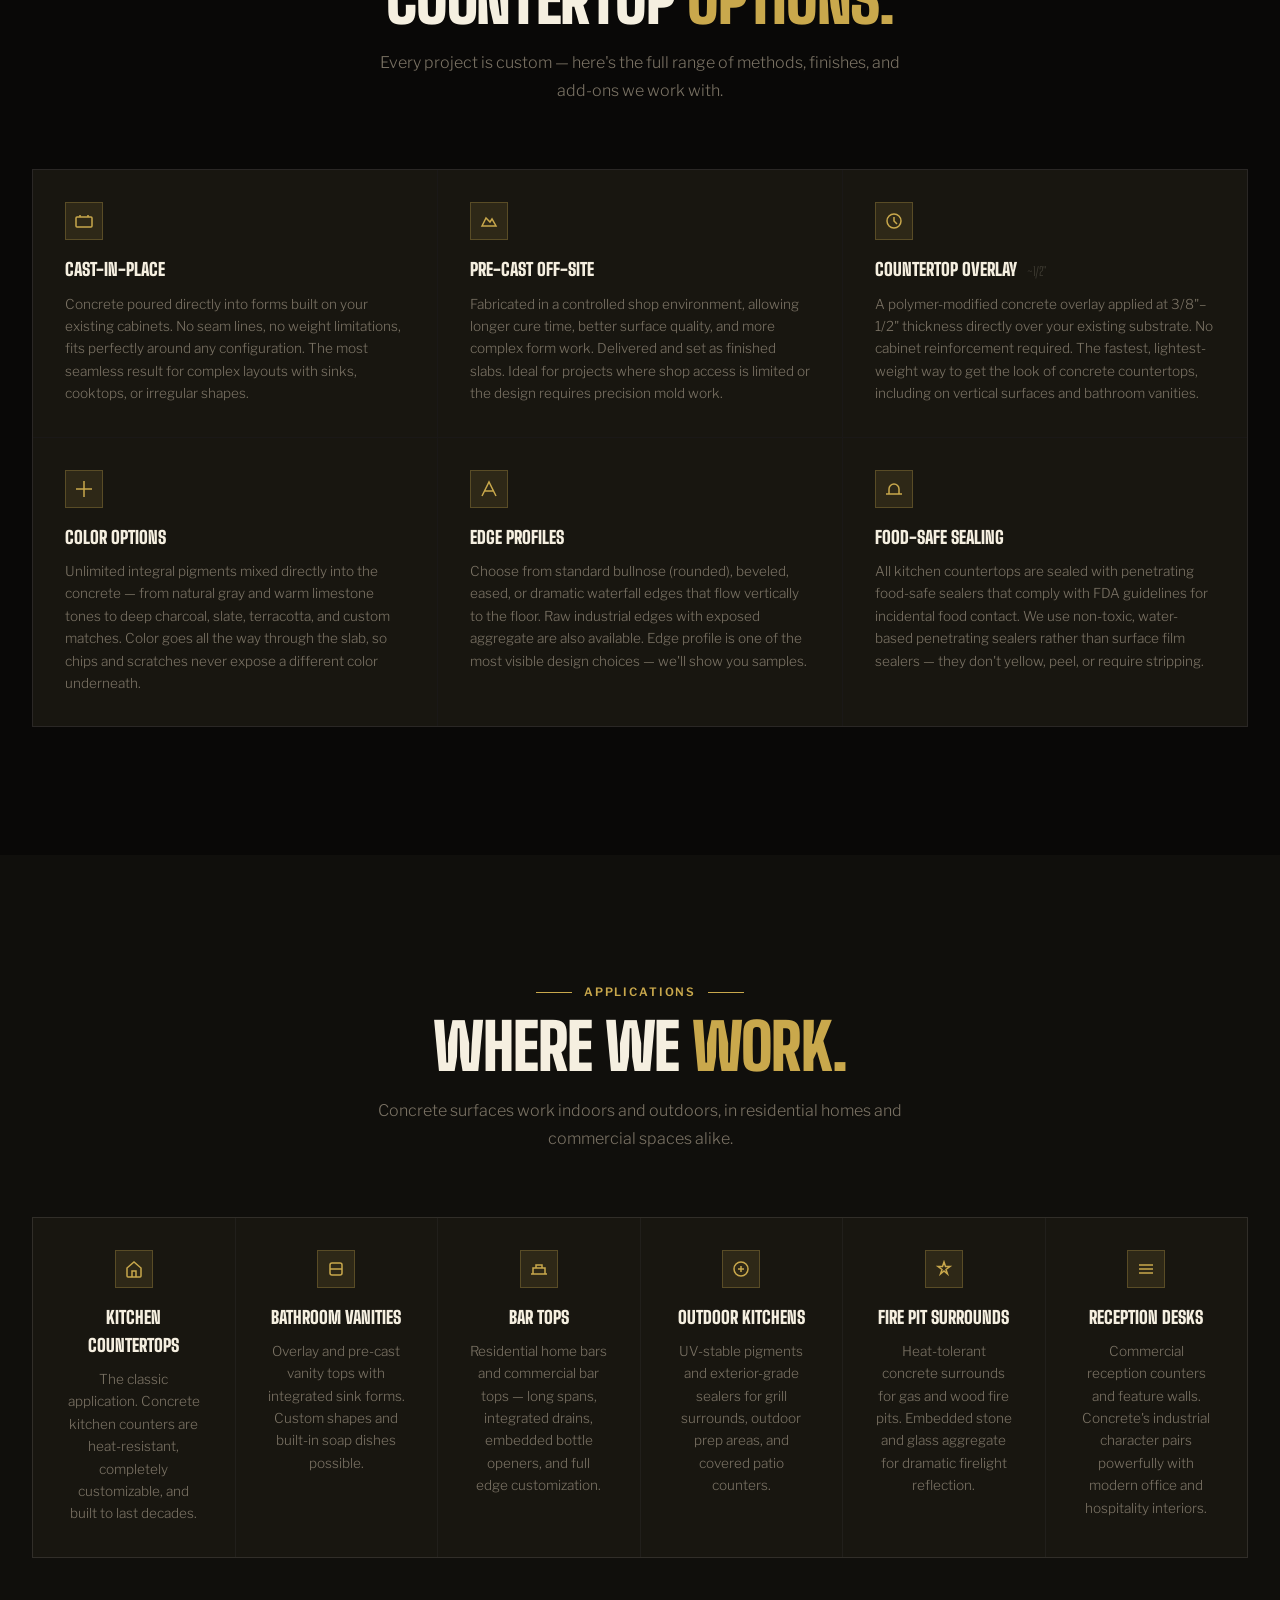
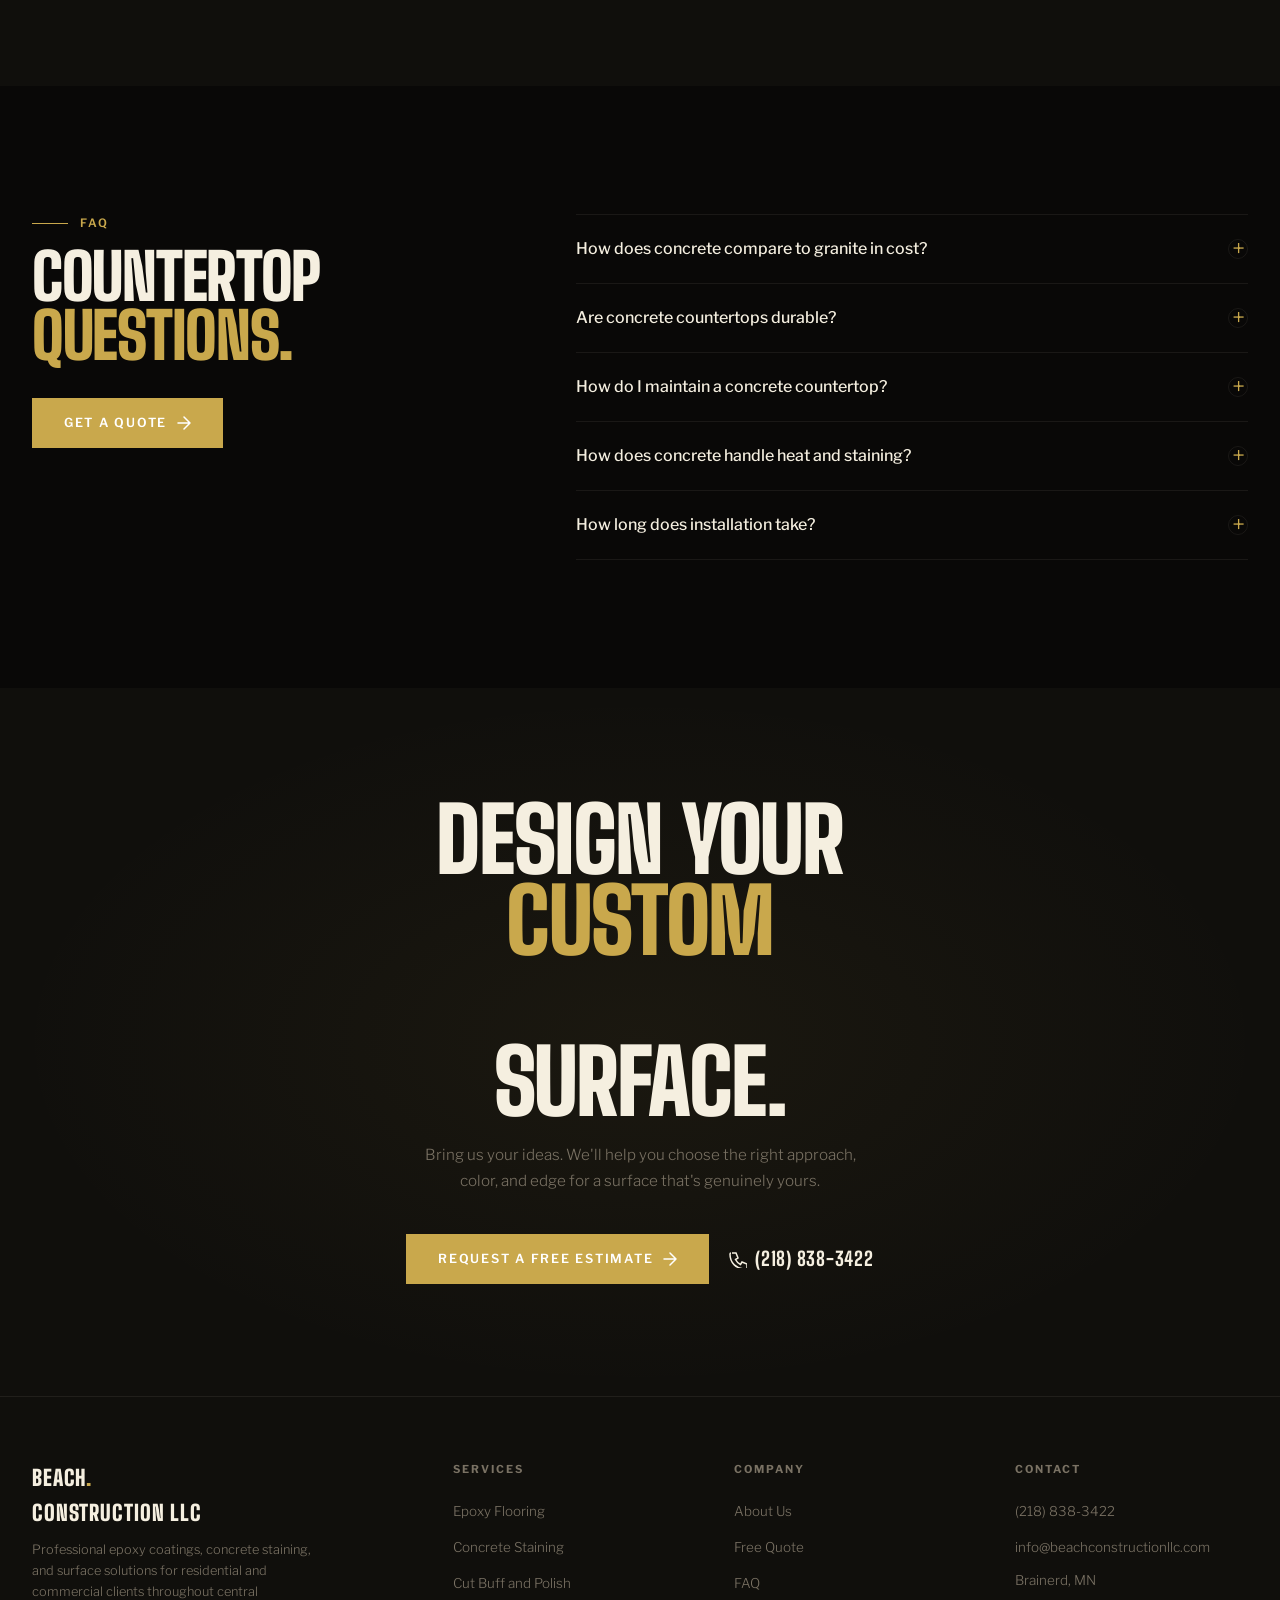
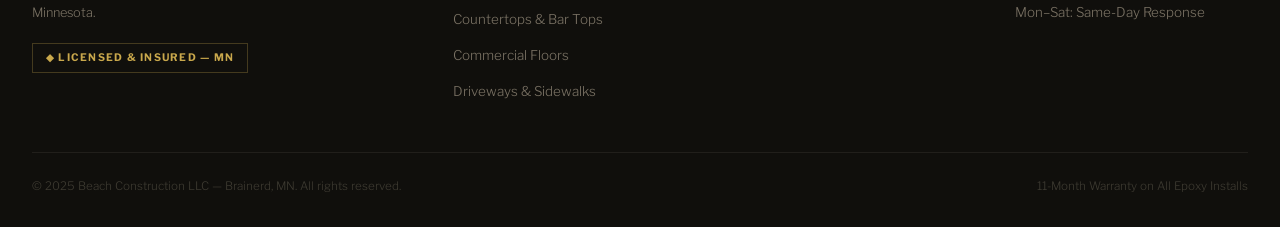
<file: services/countertops.html>
<!DOCTYPE html>
<html lang="en">
<head>
  <meta charset="UTF-8" /><meta name="viewport" content="width=device-width, initial-scale=1.0" />
  <title>Concrete Countertops &amp; Bar Tops Brainerd MN — Beach Construction LLC</title>
  <meta name="description" content="Custom concrete countertops and bar tops in Brainerd, MN. Cast-in-place, pre-cast, or overlay. Custom colors, edge profiles, food-safe sealing. One-of-a-kind surfaces from Beach Construction LLC." />
  <link rel="stylesheet" href="../css/style.css" />
</head>
<body>

<nav class="nav" id="nav">
  <div class="container"><div class="nav__inner">
    <a href="../index.html" class="nav__logo"><span class="nav__logo-name">Beach<span>.</span></span><span class="nav__logo-sub">Construction LLC</span></a>
    <ul class="nav__links">
      <li><a href="../index.html" class="nav__link">Home</a></li>
      <li class="nav__dropdown"><a href="#" class="nav__link active">Services <span class="nav__chevron">▾</span></a>
        <div class="nav__dropdown-menu">
          <a href="epoxy-flooring.html" class="nav__dropdown-item">Epoxy Flooring</a>
          <a href="concrete-staining.html" class="nav__dropdown-item">Concrete Staining</a>
          <a href="cut-buff-polish.html" class="nav__dropdown-item">Cut &amp; Buff Polish</a>
          <a href="countertops.html" class="nav__dropdown-item active">Countertops &amp; Bar Tops</a>
          <a href="commercial-floors.html" class="nav__dropdown-item">Commercial Floors</a>
          <a href="driveways.html" class="nav__dropdown-item">Driveways &amp; Sidewalks</a>
        </div>
      </li>
      <li><a href="../about.html" class="nav__link">About</a></li>
      <li><a href="../contact.html" class="nav__link nav__cta">Free Quote</a></li>
    </ul>
    <button class="nav__burger" id="burger" aria-label="Open menu"><span></span><span></span><span></span></button>
  </div></div>
</nav>
<div class="nav__mobile" id="mobileNav">
  <button class="nav__mobile-close" id="mobileClose">✕</button>
  <div class="nav__mobile-section"><a href="../index.html" class="nav__mobile-link mobile-link">Home</a></div>
  <div class="nav__mobile-section">
    <a href="epoxy-flooring.html" class="nav__mobile-sub mobile-link">Epoxy Flooring</a>
    <a href="concrete-staining.html" class="nav__mobile-sub mobile-link">Concrete Staining</a>
    <a href="cut-buff-polish.html" class="nav__mobile-sub mobile-link">Cut &amp; Buff Polish</a>
    <a href="countertops.html" class="nav__mobile-sub mobile-link">Countertops &amp; Bar Tops</a>
    <a href="commercial-floors.html" class="nav__mobile-sub mobile-link">Commercial Floors</a>
    <a href="driveways.html" class="nav__mobile-sub mobile-link">Driveways</a>
  </div>
  <div class="nav__mobile-section"><a href="../about.html" class="nav__mobile-link mobile-link">About</a></div>
  <div class="nav__mobile-section"><a href="../contact.html" class="nav__mobile-link mobile-link" style="color:var(--accent)">Free Quote</a></div>
</div>

<!-- HERO -->
<section class="page-hero">
  <div class="page-hero__bg" style="background-image:url('../images/concrete countertops here brainerd mn beach construction llc .png')"></div>
  <div class="page-hero__overlay"></div>
  <div class="container"><div class="page-hero__content">
    <div class="breadcrumb"><a href="../index.html">Home</a><span class="breadcrumb__sep">›</span><span>Countertops &amp; Bar Tops</span></div>
    <div class="page-hero__eyebrow"><div class="page-hero__eyebrow-line"></div><span class="label">Custom Concrete</span></div>
    <h1 class="page-hero__title">Concrete Countertops<br><em>&amp; Bar Tops.</em></h1>
    <p class="page-hero__sub">Custom cast or overlay concrete surfaces — integral colors, embedded objects, and edge profiles that make every piece one-of-a-kind.</p>
    <div class="page-hero__actions">
      <a href="../contact.html" class="btn btn-primary">Get a Free Quote <svg width="14" height="14" viewBox="0 0 14 14" fill="none"><path d="M1 7h12M7 1l6 6-6 6" stroke="currentColor" stroke-width="1.5" stroke-linecap="round" stroke-linejoin="round"/></svg></a>
      <a href="#options" class="btn btn-outline">See Options</a>
    </div>
    <div class="page-hero__badge">◆ Every Piece Is Unique</div>
  </div></div>
</section>

<!-- INTRO -->
<section class="section section--alt">
  <div class="container">
    <div class="two-col two-col--center">
      <div class="reveal">
        <div class="section-header" style="margin-bottom:0">
          <div class="section-header__eyebrow"><div class="section-header__eyebrow-line"></div><span class="label">Cast vs. Overlay</span></div>
          <h2 class="section-header__title">Built for<br><em>Your Space.</em></h2>
        </div>
        <p style="font-size:0.95rem;color:var(--text-muted);line-height:1.8;margin-top:1.25rem">Concrete countertops can be approached two ways, and we offer both. <strong style="color:var(--text)">Cast concrete</strong> — either poured in-place or fabricated off-site and installed as slabs — creates a thick, structural surface with full depth and full aggregate character. <strong style="color:var(--text)">Concrete overlay</strong> is a 3/8"–1/2" skim coat applied directly over existing laminate, tile, or plywood substrate, giving you the look of concrete at a fraction of the weight and cost.</p>
        <p style="font-size:0.95rem;color:var(--text-muted);line-height:1.8;margin-top:1rem">Both methods support unlimited integral color pigments, decorative embedded objects — shells, sea glass, stone, metal inlays — and a full range of custom edge profiles. No two concrete surfaces we make are identical. That's the point.</p>
      </div>
      <div class="reveal reveal-delay-2">
        <div class="callout" style="margin-bottom:1.5rem">
          <div class="callout__title">Cast-In-Place vs. Pre-Cast</div>
          <p class="callout__body"><strong>Cast-in-place</strong> is poured directly in your kitchen or bar — no seam lines, perfect fit around sinks and corners, but requires careful site prep. <strong>Pre-cast off-site</strong> allows for better quality control, curing in a controlled environment, and complex forms — then delivered and installed as finished slabs. We'll recommend the right approach for your project.</p>
        </div>
        <div class="callout">
          <div class="callout__title">Embedded Objects</div>
          <p class="callout__body">Glass pieces, shells, river rock, decorative stone, coins, fossils, custom metal inlays — anything that can be positioned in a form before the pour can be captured permanently in your surface. This is where custom concrete becomes truly personal.</p>
        </div>
      </div>
    </div>
  </div>
</section>

<!-- OPTIONS GRID -->
<section class="section section--dark" id="options">
  <div class="container">
    <div class="section-header section-header--center reveal">
      <div class="section-header__eyebrow"><div class="section-header__eyebrow-line"></div><span class="label">What We Offer</span><div class="section-header__eyebrow-line"></div></div>
      <h2 class="section-header__title">Countertop <em>Options.</em></h2>
      <p class="section-header__body">Every project is custom — here's the full range of methods, finishes, and add-ons we work with.</p>
    </div>
    <div class="feature-grid">
      <div class="feature-card reveal reveal-delay-1">
        <div class="feature-card__icon"><svg width="18" height="18" viewBox="0 0 18 18" fill="none" stroke="currentColor" stroke-width="1.5"><rect x="1" y="5" width="16" height="10" rx="1"/><path d="M5 5V3M13 5V3"/></svg></div>
        <div class="feature-card__title">Cast-In-Place</div>
        <p class="feature-card__body">Concrete poured directly into forms built on your existing cabinets. No seam lines, no weight limitations, fits perfectly around any configuration. The most seamless result for complex layouts with sinks, cooktops, or irregular shapes.</p>
      </div>
      <div class="feature-card reveal reveal-delay-2">
        <div class="feature-card__icon"><svg width="18" height="18" viewBox="0 0 18 18" fill="none" stroke="currentColor" stroke-width="1.5"><path d="M2 14l4-8 4 4 2-3 4 7H2z"/></svg></div>
        <div class="feature-card__title">Pre-Cast Off-Site</div>
        <p class="feature-card__body">Fabricated in a controlled shop environment, allowing longer cure time, better surface quality, and more complex form work. Delivered and set as finished slabs. Ideal for projects where shop access is limited or the design requires precision mold work.</p>
      </div>
      <div class="feature-card reveal reveal-delay-3">
        <div class="feature-card__icon"><svg width="18" height="18" viewBox="0 0 18 18" fill="none" stroke="currentColor" stroke-width="1.5"><circle cx="9" cy="9" r="7"/><path d="M9 5v4l3 3"/></svg></div>
        <div class="feature-card__title">Countertop Overlay <span style="font-size:0.78rem;color:var(--text-dim);font-weight:400;margin-left:0.4rem">~1/2"</span></div>
        <p class="feature-card__body">A polymer-modified concrete overlay applied at 3/8"–1/2" thickness directly over your existing substrate. No cabinet reinforcement required. The fastest, lightest-weight way to get the look of concrete countertops, including on vertical surfaces and bathroom vanities.</p>
      </div>
      <div class="feature-card reveal reveal-delay-1">
        <div class="feature-card__icon"><svg width="18" height="18" viewBox="0 0 18 18" fill="none" stroke="currentColor" stroke-width="1.5"><path d="M9 1v16M1 9h16"/></svg></div>
        <div class="feature-card__title">Color Options</div>
        <p class="feature-card__body">Unlimited integral pigments mixed directly into the concrete — from natural gray and warm limestone tones to deep charcoal, slate, terracotta, and custom matches. Color goes all the way through the slab, so chips and scratches never expose a different color underneath.</p>
      </div>
      <div class="feature-card reveal reveal-delay-2">
        <div class="feature-card__icon"><svg width="18" height="18" viewBox="0 0 18 18" fill="none" stroke="currentColor" stroke-width="1.5"><path d="M2 16l7-14 7 14M5 11h8"/></svg></div>
        <div class="feature-card__title">Edge Profiles</div>
        <p class="feature-card__body">Choose from standard bullnose (rounded), beveled, eased, or dramatic waterfall edges that flow vertically to the floor. Raw industrial edges with exposed aggregate are also available. Edge profile is one of the most visible design choices — we'll show you samples.</p>
      </div>
      <div class="feature-card reveal reveal-delay-3">
        <div class="feature-card__icon"><svg width="18" height="18" viewBox="0 0 18 18" fill="none" stroke="currentColor" stroke-width="1.5"><path d="M4 14V9a5 5 0 0110 0v5M1 14h16"/></svg></div>
        <div class="feature-card__title">Food-Safe Sealing</div>
        <p class="feature-card__body">All kitchen countertops are sealed with penetrating food-safe sealers that comply with FDA guidelines for incidental food contact. We use non-toxic, water-based penetrating sealers rather than surface film sealers — they don't yellow, peel, or require stripping.</p>
      </div>
    </div>
  </div>
</section>

<!-- APPLICATIONS -->
<section class="section section--alt">
  <div class="container">
    <div class="section-header section-header--center reveal">
      <div class="section-header__eyebrow"><div class="section-header__eyebrow-line"></div><span class="label">Applications</span><div class="section-header__eyebrow-line"></div></div>
      <h2 class="section-header__title">Where We <em>Work.</em></h2>
      <p class="section-header__body">Concrete surfaces work indoors and outdoors, in residential homes and commercial spaces alike.</p>
    </div>
    <div class="feature-grid" style="grid-template-columns:repeat(auto-fit,minmax(200px,1fr))">
      <div class="feature-card reveal reveal-delay-1" style="text-align:center">
        <div class="feature-card__icon" style="margin:0 auto 1rem"><svg width="18" height="18" viewBox="0 0 18 18" fill="none" stroke="currentColor" stroke-width="1.5"><path d="M2 8l7-6 7 6v8a1 1 0 01-1 1H3a1 1 0 01-1-1V8z"/><path d="M7 17v-6h4v6"/></svg></div>
        <div class="feature-card__title">Kitchen Countertops</div>
        <p class="feature-card__body">The classic application. Concrete kitchen counters are heat-resistant, completely customizable, and built to last decades.</p>
      </div>
      <div class="feature-card reveal reveal-delay-2" style="text-align:center">
        <div class="feature-card__icon" style="margin:0 auto 1rem"><svg width="18" height="18" viewBox="0 0 18 18" fill="none" stroke="currentColor" stroke-width="1.5"><rect x="3" y="3" width="12" height="12" rx="2"/><path d="M3 9h12"/></svg></div>
        <div class="feature-card__title">Bathroom Vanities</div>
        <p class="feature-card__body">Overlay and pre-cast vanity tops with integrated sink forms. Custom shapes and built-in soap dishes possible.</p>
      </div>
      <div class="feature-card reveal reveal-delay-3" style="text-align:center">
        <div class="feature-card__icon" style="margin:0 auto 1rem"><svg width="18" height="18" viewBox="0 0 18 18" fill="none" stroke="currentColor" stroke-width="1.5"><path d="M1 14h16M3 14V8h12v6"/><path d="M6 8V5h6v3"/></svg></div>
        <div class="feature-card__title">Bar Tops</div>
        <p class="feature-card__body">Residential home bars and commercial bar tops — long spans, integrated drains, embedded bottle openers, and full edge customization.</p>
      </div>
      <div class="feature-card reveal reveal-delay-1" style="text-align:center">
        <div class="feature-card__icon" style="margin:0 auto 1rem"><svg width="18" height="18" viewBox="0 0 18 18" fill="none" stroke="currentColor" stroke-width="1.5"><circle cx="9" cy="9" r="7"/><path d="M6 9h6M9 6v6"/></svg></div>
        <div class="feature-card__title">Outdoor Kitchens</div>
        <p class="feature-card__body">UV-stable pigments and exterior-grade sealers for grill surrounds, outdoor prep areas, and covered patio counters.</p>
      </div>
      <div class="feature-card reveal reveal-delay-2" style="text-align:center">
        <div class="feature-card__icon" style="margin:0 auto 1rem"><svg width="18" height="18" viewBox="0 0 18 18" fill="none" stroke="currentColor" stroke-width="1.5"><path d="M9 2l1.5 4.5H15l-4 3 1.5 4.5L9 11l-3.5 3 1.5-4.5-4-3h4.5L9 2z"/></svg></div>
        <div class="feature-card__title">Fire Pit Surrounds</div>
        <p class="feature-card__body">Heat-tolerant concrete surrounds for gas and wood fire pits. Embedded stone and glass aggregate for dramatic firelight reflection.</p>
      </div>
      <div class="feature-card reveal reveal-delay-3" style="text-align:center">
        <div class="feature-card__icon" style="margin:0 auto 1rem"><svg width="18" height="18" viewBox="0 0 18 18" fill="none" stroke="currentColor" stroke-width="1.5"><path d="M2 5h14M2 9h14M2 13h14"/></svg></div>
        <div class="feature-card__title">Reception Desks</div>
        <p class="feature-card__body">Commercial reception counters and feature walls. Concrete's industrial character pairs powerfully with modern office and hospitality interiors.</p>
      </div>
    </div>
  </div>
</section>

<!-- FAQ -->
<section class="section section--dark">
  <div class="container">
    <div class="two-col two-col--2-3">
      <div class="section-header reveal" style="margin-bottom:0;position:sticky;top:6rem">
        <div class="section-header__eyebrow"><div class="section-header__eyebrow-line"></div><span class="label">FAQ</span></div>
        <h2 class="section-header__title">Countertop<br><em>Questions.</em></h2>
        <a href="../contact.html" class="btn btn-primary" style="margin-top:2rem;display:inline-flex">Get a Quote <svg width="14" height="14" viewBox="0 0 14 14" fill="none"><path d="M1 7h12M7 1l6 6-6 6" stroke="currentColor" stroke-width="1.5" stroke-linecap="round" stroke-linejoin="round"/></svg></a>
      </div>
      <div class="faq-list reveal reveal-delay-2">
        <div class="faq-item">
          <button class="faq-question">How does concrete compare to granite in cost? <span class="faq-icon">+</span></button>
          <div class="faq-answer">Custom concrete countertops are generally <strong>comparable in price to mid-grade granite</strong> and are typically less expensive than premium quartz or marble. However, the comparison isn't apples-to-apples — concrete is fully custom (color, shape, edge, embedded objects) while slab materials are selected from stock. You're paying for design flexibility, not just a surface.</div>
        </div>
        <div class="faq-item">
          <button class="faq-question">Are concrete countertops durable? <span class="faq-icon">+</span></button>
          <div class="faq-answer">Properly fabricated and sealed concrete countertops are extremely durable — they won't shatter like tile, they're heat-resistant, and the integral color goes all the way through so chips don't show dramatically. They can develop hairline micro-cracks over time (a characteristic of the material, not a structural failure), which most owners find adds to the surface's character. If you want completely crack-free, pre-polished quartz may suit you better.</div>
        </div>
        <div class="faq-item">
          <button class="faq-question">How do I maintain a concrete countertop? <span class="faq-icon">+</span></button>
          <div class="faq-answer">Day-to-day: wipe with a damp cloth and mild dish soap. Avoid harsh abrasive cleaners and bleach. Re-apply a food-safe penetrating sealer once or twice per year (takes about 15 minutes). With proper maintenance, a concrete countertop will look great for decades.</div>
        </div>
        <div class="faq-item">
          <button class="faq-question">How does concrete handle heat and staining? <span class="faq-icon">+</span></button>
          <div class="faq-answer">Concrete itself is highly heat-resistant — you can set a hot pan on it without damage. However, the sealer layer can be damaged by prolonged high heat, so we recommend trivets for caution. For staining: properly sealed concrete resists most common kitchen stains. Acidic foods (lemon juice, vinegar, tomato) can etch the sealer over time if left standing — prompt wiping prevents this.</div>
        </div>
        <div class="faq-item">
          <button class="faq-question">How long does installation take? <span class="faq-icon">+</span></button>
          <div class="faq-answer">Pre-cast pieces are fabricated over <strong>1–2 weeks</strong> in shop, then installed in a half-day to full day depending on scope. Cast-in-place work takes 2–3 days on-site including form building, pour, and finishing. Concrete needs to cure for at least 28 days before full sealing — we'll give you a complete timeline during the estimate.</div>
        </div>
      </div>
    </div>
  </div>
</section>

<!-- CTA -->
<section class="cta-banner section--alt">
  <div class="container"><div class="cta-banner__content reveal">
    <h2 class="cta-banner__title">Design Your<br><em>Custom</em><br>Surface.</h2>
    <p class="cta-banner__sub">Bring us your ideas. We'll help you choose the right approach, color, and edge for a surface that's genuinely yours.</p>
    <div class="cta-banner__actions">
      <a href="../contact.html" class="btn btn-primary">Request a Free Estimate <svg width="14" height="14" viewBox="0 0 14 14" fill="none"><path d="M1 7h12M7 1l6 6-6 6" stroke="currentColor" stroke-width="1.5" stroke-linecap="round" stroke-linejoin="round"/></svg></a>
      <a href="tel:+12188383422" class="cta-banner__phone"><svg width="18" height="18" viewBox="0 0 18 18" fill="none" stroke="currentColor" stroke-width="1.5"><path d="M3 3h4l2 5-2.5 1.5a11 11 0 005 5L13 12l5 2v4a1 1 0 01-1 1C7 19 1 13 1 4a1 1 0 011-1"/></svg>(218) 838-3422</a>
    </div>
  </div></div>
</section>

<footer class="footer">
  <div class="container">
    <div class="footer__top">
      <div>
        <div class="footer__brand-name">Beach<span>.</span><br>Construction LLC</div>
        <p class="footer__brand-tagline">Professional epoxy coatings, concrete staining, and surface solutions for residential and commercial clients throughout central Minnesota.</p>
        <div class="footer__warranty-badge">◆ Licensed &amp; Insured — MN</div>
      </div>
      <div>
        <div class="footer__col-title">Services</div>
        <ul class="footer__col-links">
          <li><a href="epoxy-flooring.html">Epoxy Flooring</a></li>
          <li><a href="concrete-staining.html">Concrete Staining</a></li>
          <li><a href="cut-buff-polish.html">Cut Buff and Polish</a></li>
          <li><a href="countertops.html">Countertops &amp; Bar Tops</a></li>
          <li><a href="commercial-floors.html">Commercial Floors</a></li>
          <li><a href="driveways.html">Driveways &amp; Sidewalks</a></li>
        </ul>
      </div>
      <div>
        <div class="footer__col-title">Company</div>
        <ul class="footer__col-links">
          <li><a href="../about.html">About Us</a></li>
          <li><a href="../contact.html">Free Quote</a></li>
          <li><a href="../contact.html#faq">FAQ</a></li>
        </ul>
      </div>
      <div>
        <div class="footer__col-title">Contact</div>
        <ul class="footer__col-links">
          <li><a href="tel:+12188383422">(218) 838-3422</a></li>
          <li><a href="mailto:info@beachconstructionllc.com">info@beachconstructionllc.com</a></li>
          <li style="color:var(--text-muted);font-size:0.84rem">Brainerd, MN</li>
          <li style="color:var(--text-muted);font-size:0.84rem">Mon–Sat: Same-Day Response</li>
        </ul>
      </div>
    </div>
    <div class="footer__bottom">
      <span>© 2025 Beach Construction LLC — Brainerd, MN. All rights reserved.</span>
      <span>11-Month Warranty on All Epoxy Installs</span>
    </div>
  </div>
</footer>
<script src="../js/main.js"></script>
</body>
</html>
</file>
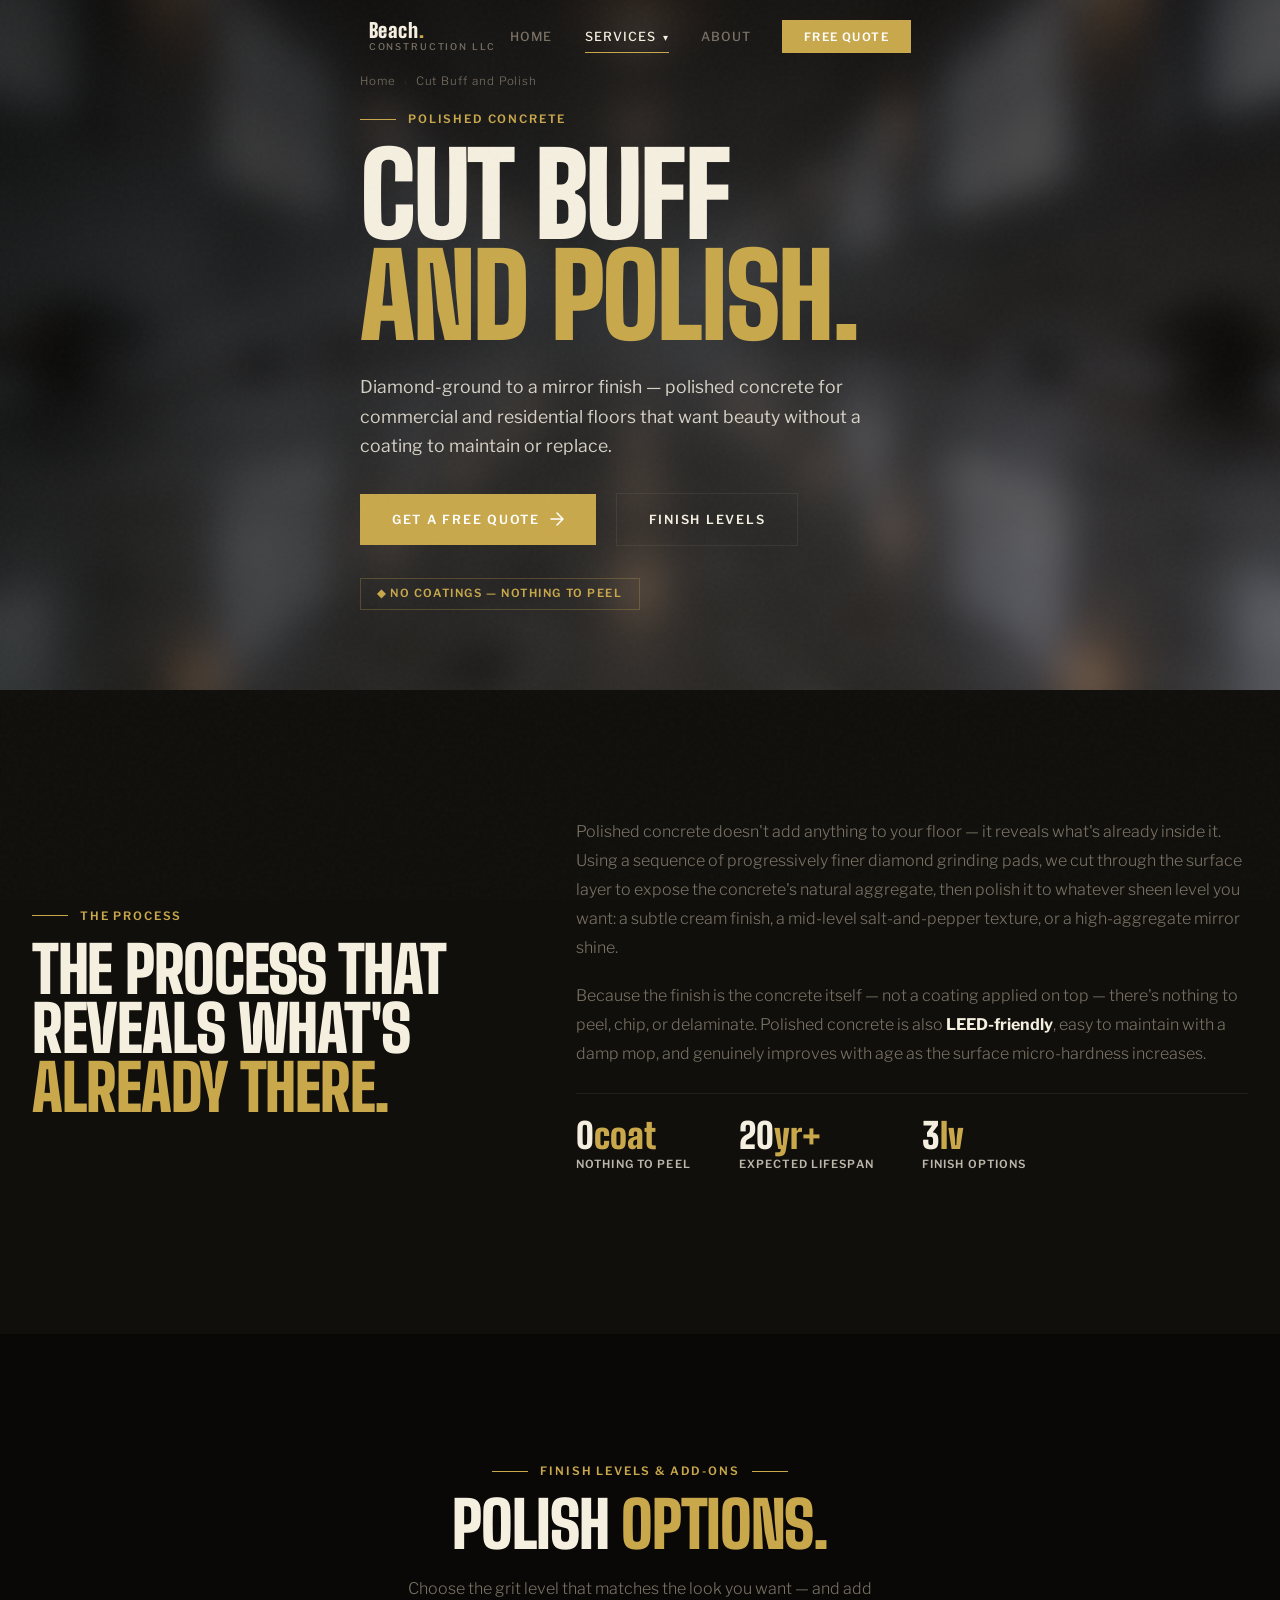
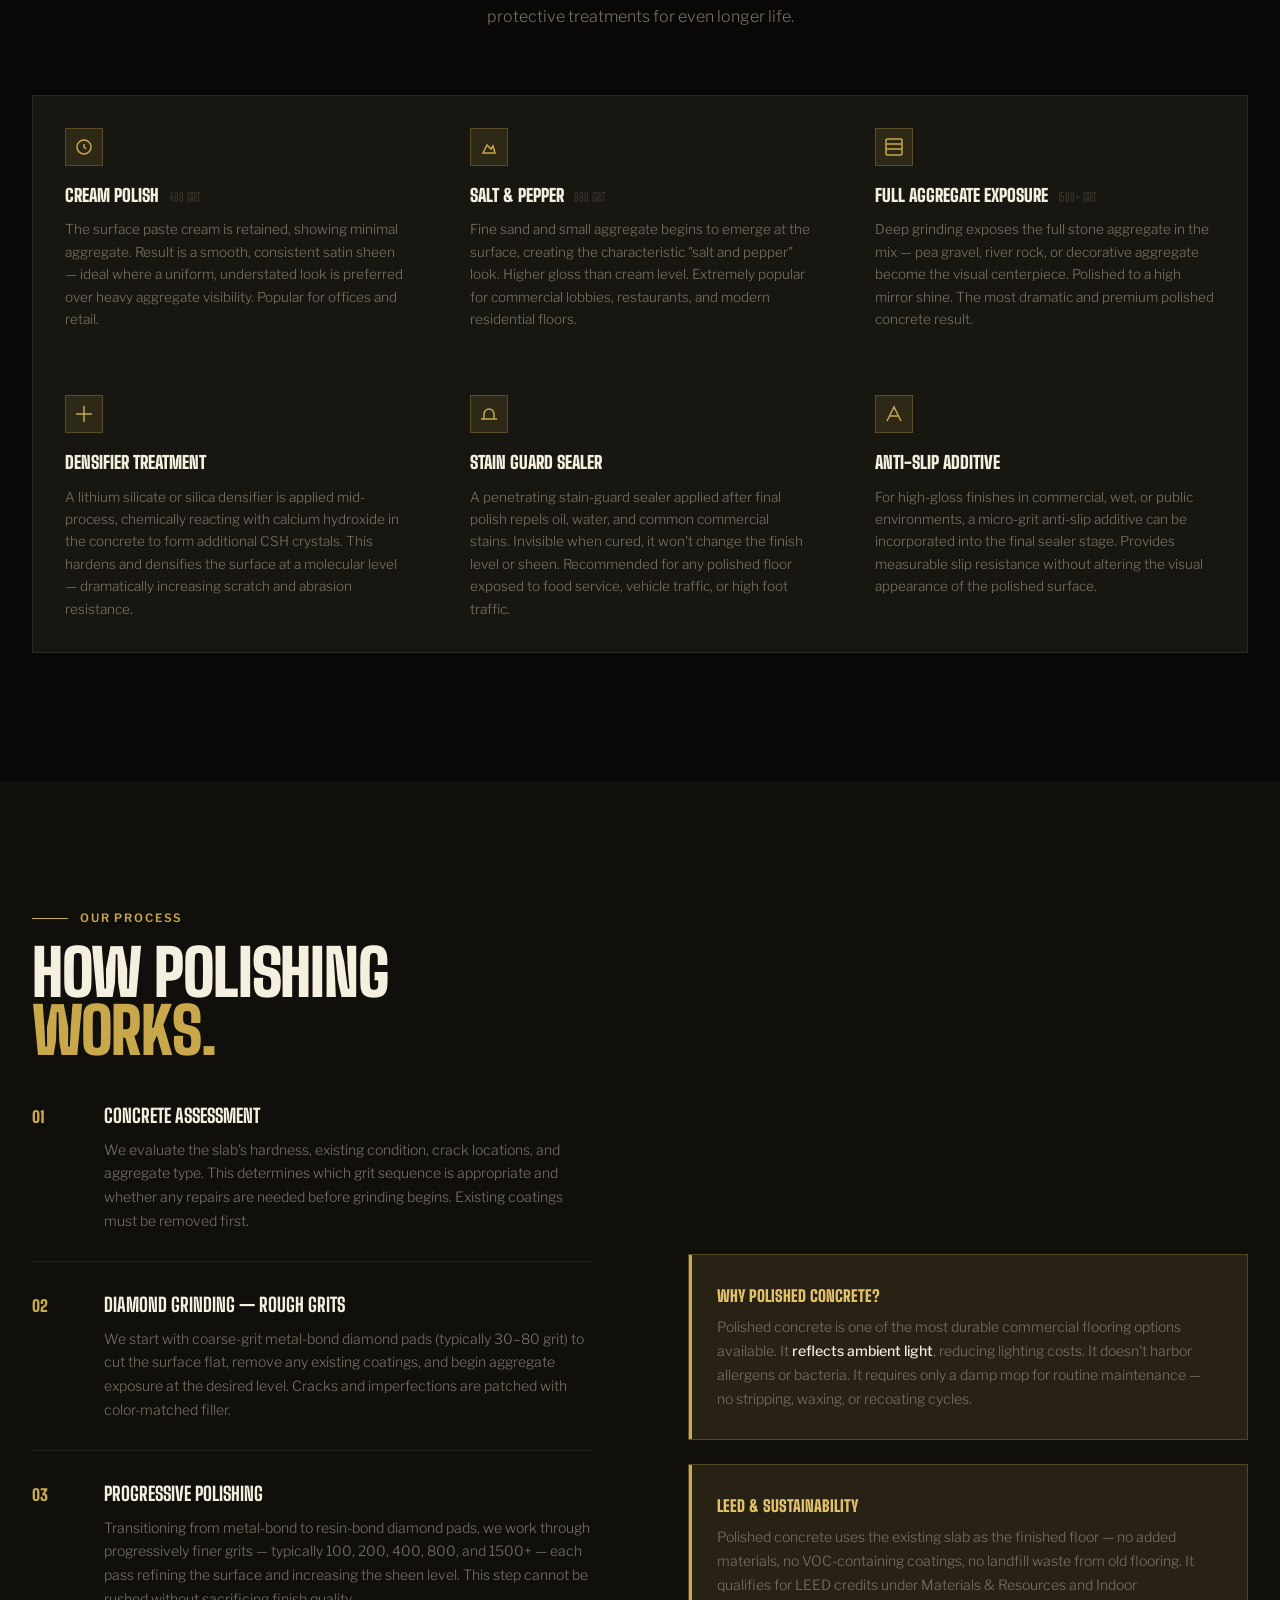
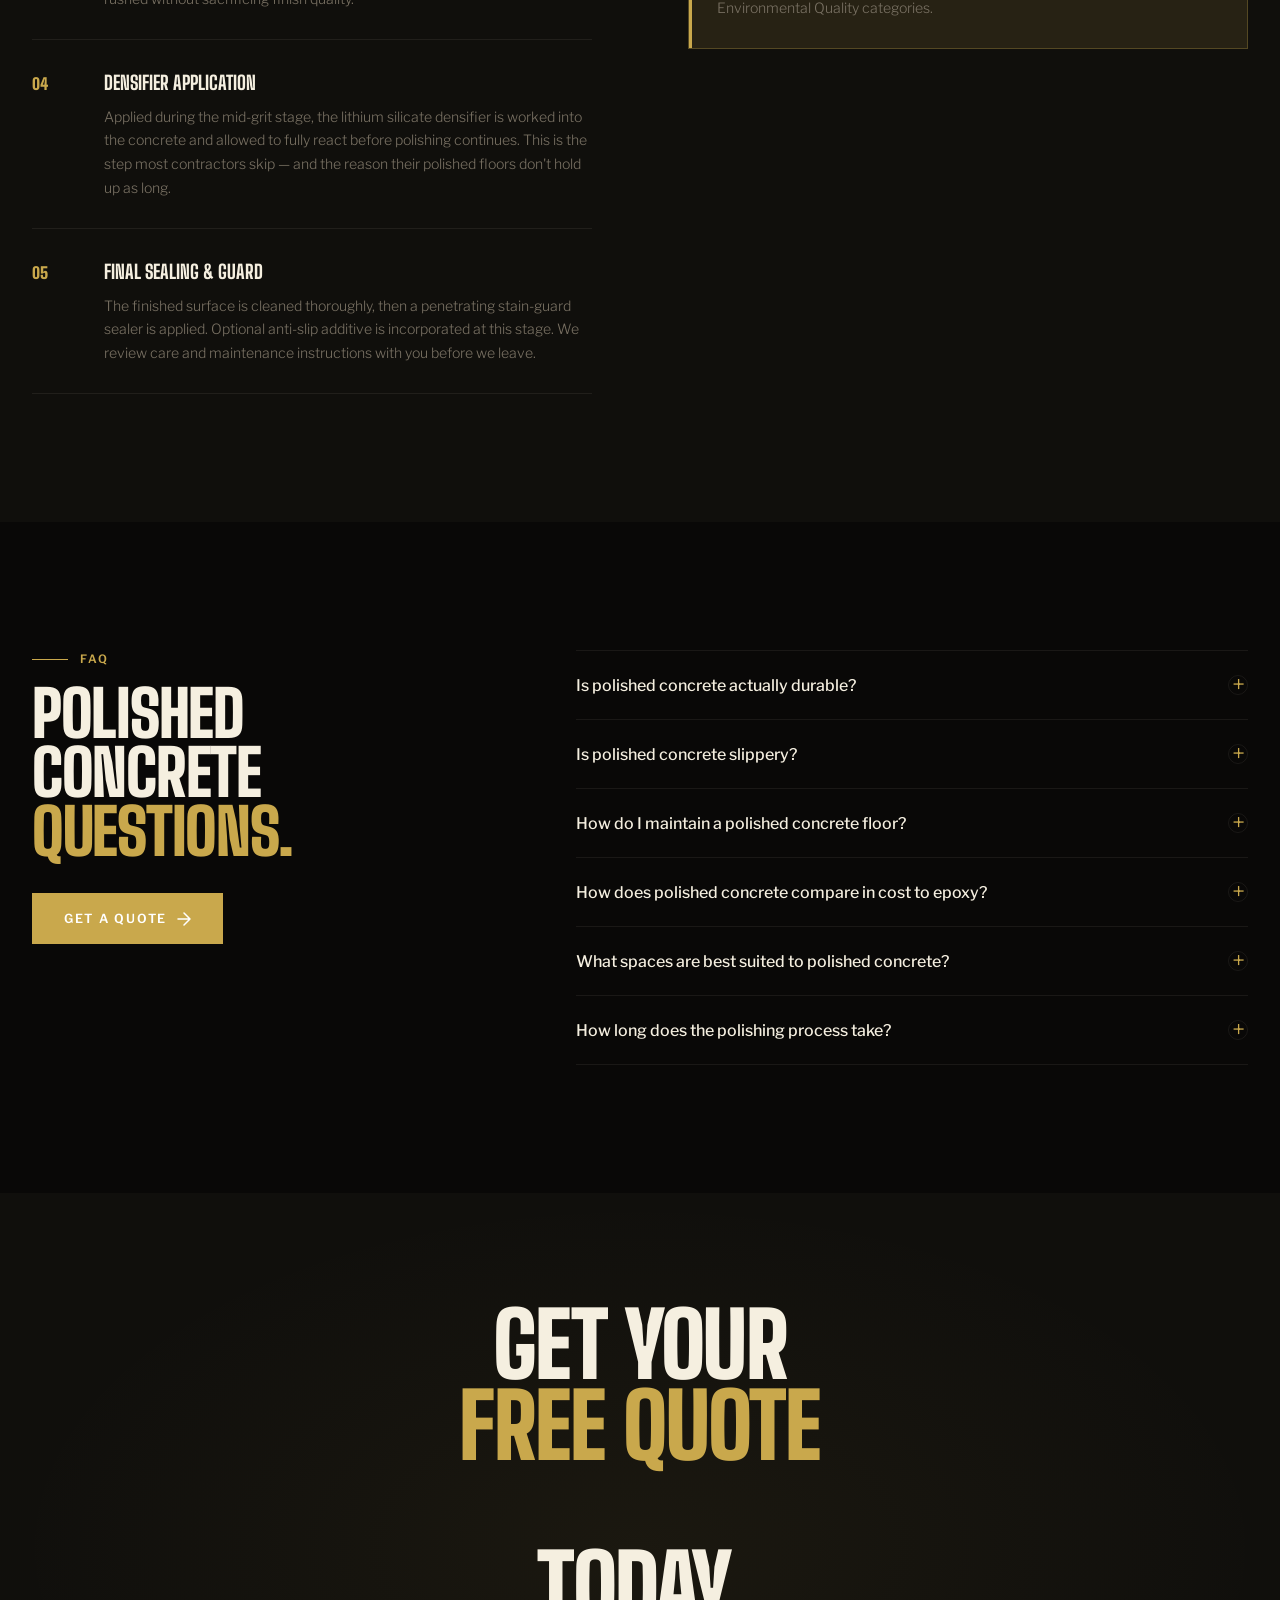
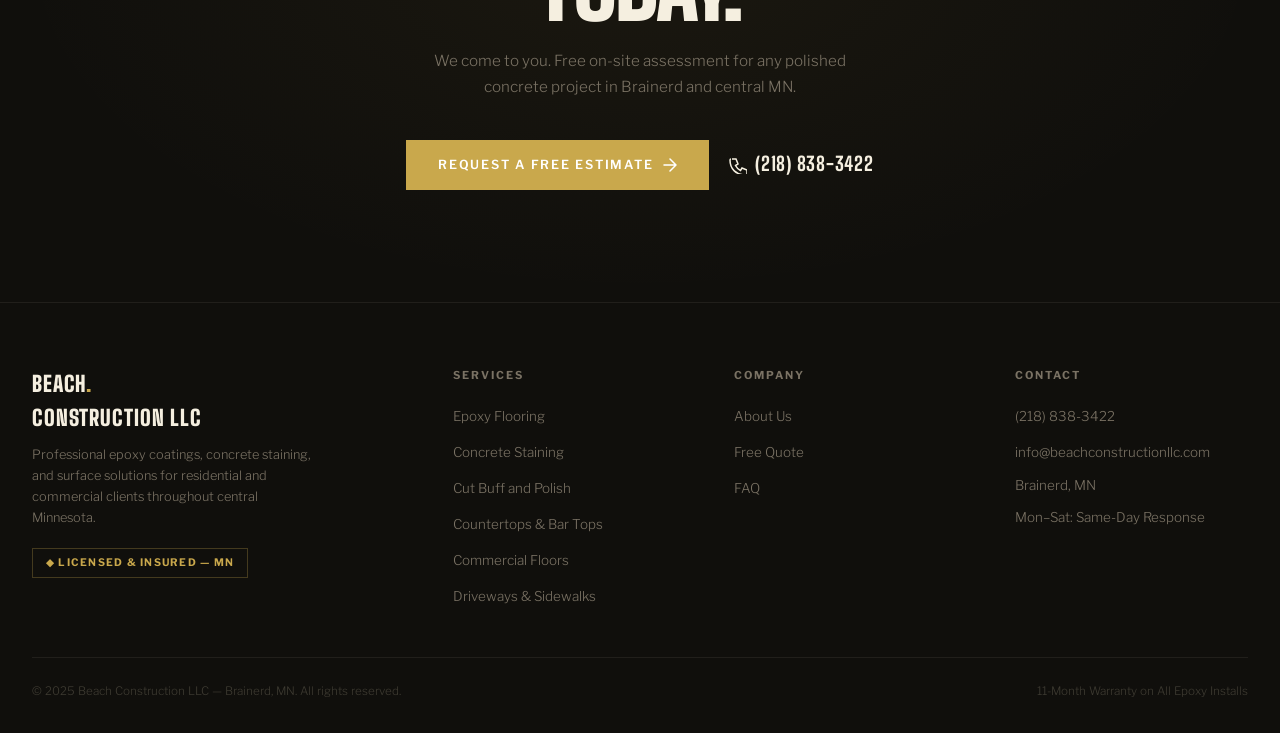
<file: services/cut-buff-polish.html>
<!DOCTYPE html>
<html lang="en">
<head>
  <meta charset="UTF-8" /><meta name="viewport" content="width=device-width, initial-scale=1.0" />
  <title>Cut Buff and Polish Brainerd MN — Beach Construction LLC</title>
  <meta name="description" content="Professional concrete cut and buff polishing in Brainerd, MN. Diamond-ground to a mirror finish. Cream polish, salt &amp; pepper, full aggregate exposure. Free quotes from Beach Construction LLC." />
  <link rel="stylesheet" href="../css/style.css" />
</head>
<body>

<nav class="nav" id="nav">
  <div class="container"><div class="nav__inner">
    <a href="../index.html" class="nav__logo"><span class="nav__logo-name">Beach<span>.</span></span><span class="nav__logo-sub">Construction LLC</span></a>
    <ul class="nav__links">
      <li><a href="../index.html" class="nav__link">Home</a></li>
      <li class="nav__dropdown"><a href="#" class="nav__link active">Services <span class="nav__chevron">▾</span></a>
        <div class="nav__dropdown-menu">
          <a href="epoxy-flooring.html" class="nav__dropdown-item">Epoxy Flooring</a>
          <a href="concrete-staining.html" class="nav__dropdown-item">Concrete Staining</a>
          <a href="cut-buff-polish.html" class="nav__dropdown-item active">Cut Buff and Polish</a>
          <a href="countertops.html" class="nav__dropdown-item">Countertops &amp; Bar Tops</a>
          <a href="commercial-floors.html" class="nav__dropdown-item">Commercial Floors</a>
          <a href="driveways.html" class="nav__dropdown-item">Driveways &amp; Sidewalks</a>
        </div>
      </li>
      <li><a href="../about.html" class="nav__link">About</a></li>
      <li><a href="../contact.html" class="nav__link nav__cta">Free Quote</a></li>
    </ul>
    <button class="nav__burger" id="burger" aria-label="Open menu"><span></span><span></span><span></span></button>
  </div></div>
</nav>
<div class="nav__mobile" id="mobileNav">
  <button class="nav__mobile-close" id="mobileClose">✕</button>
  <div class="nav__mobile-section"><a href="../index.html" class="nav__mobile-link mobile-link">Home</a></div>
  <div class="nav__mobile-section">
    <a href="epoxy-flooring.html" class="nav__mobile-sub mobile-link">Epoxy Flooring</a>
    <a href="concrete-staining.html" class="nav__mobile-sub mobile-link">Concrete Staining</a>
    <a href="cut-buff-polish.html" class="nav__mobile-sub mobile-link">Cut Buff and Polish</a>
    <a href="countertops.html" class="nav__mobile-sub mobile-link">Countertops &amp; Bar Tops</a>
    <a href="commercial-floors.html" class="nav__mobile-sub mobile-link">Commercial Floors</a>
    <a href="driveways.html" class="nav__mobile-sub mobile-link">Driveways</a>
  </div>
  <div class="nav__mobile-section"><a href="../about.html" class="nav__mobile-link mobile-link">About</a></div>
  <div class="nav__mobile-section"><a href="../contact.html" class="nav__mobile-link mobile-link" style="color:var(--accent)">Free Quote</a></div>
</div>

<!-- HERO -->
<section class="page-hero">
  <div class="page-hero__bg" style="background-image:url('../images/cut buff and Polish Concrete Hero Beach Construction LLC brainerd mn.png')"></div>
  <div class="page-hero__overlay"></div>
  <div class="container"><div class="page-hero__content">
    <div class="breadcrumb"><a href="../index.html">Home</a><span class="breadcrumb__sep">›</span><span>Cut Buff and Polish</span></div>
    <div class="page-hero__eyebrow"><div class="page-hero__eyebrow-line"></div><span class="label">Polished Concrete</span></div>
    <h1 class="page-hero__title">Cut Buff<br><em>and Polish.</em></h1>
    <p class="page-hero__sub">Diamond-ground to a mirror finish — polished concrete for commercial and residential floors that want beauty without a coating to maintain or replace.</p>
    <div class="page-hero__actions">
      <a href="../contact.html" class="btn btn-primary">Get a Free Quote <svg width="14" height="14" viewBox="0 0 14 14" fill="none"><path d="M1 7h12M7 1l6 6-6 6" stroke="currentColor" stroke-width="1.5" stroke-linecap="round" stroke-linejoin="round"/></svg></a>
      <a href="#finish-levels" class="btn btn-outline">Finish Levels</a>
    </div>
    <div class="page-hero__badge">◆ No Coatings — Nothing to Peel</div>
  </div></div>
</section>

<!-- INTRO -->
<section class="section section--alt">
  <div class="container">
    <div class="two-col two-col--2-3 two-col--center">
      <div class="reveal">
        <div class="section-header" style="margin-bottom:0">
          <div class="section-header__eyebrow"><div class="section-header__eyebrow-line"></div><span class="label">The Process</span></div>
          <h2 class="section-header__title">The Process That<br>Reveals What's<br><em>Already There.</em></h2>
        </div>
      </div>
      <div class="reveal reveal-delay-2">
        <p style="font-size:1rem;color:var(--text-muted);line-height:1.8;margin-bottom:1.25rem">Polished concrete doesn't add anything to your floor — it reveals what's already inside it. Using a sequence of progressively finer diamond grinding pads, we cut through the surface layer to expose the concrete's natural aggregate, then polish it to whatever sheen level you want: a subtle cream finish, a mid-level salt-and-pepper texture, or a high-aggregate mirror shine.</p>
        <p style="font-size:1rem;color:var(--text-muted);line-height:1.8;margin-bottom:1.5rem">Because the finish is the concrete itself — not a coating applied on top — there's nothing to peel, chip, or delaminate. Polished concrete is also <strong style="color:var(--text)">LEED-friendly</strong>, easy to maintain with a damp mop, and genuinely improves with age as the surface micro-hardness increases.</p>
        <div class="stat-row" style="padding-top:1.5rem">
          <div class="stat-item"><div class="stat-item__num">0<span>coat</span></div><div class="stat-item__label">Nothing to Peel</div></div>
          <div class="stat-item"><div class="stat-item__num">20<span>yr+</span></div><div class="stat-item__label">Expected Lifespan</div></div>
          <div class="stat-item"><div class="stat-item__num">3<span>lv</span></div><div class="stat-item__label">Finish Options</div></div>
        </div>
      </div>
    </div>
  </div>
</section>

<!-- FINISH LEVELS & OPTIONS -->
<section class="section section--dark" id="finish-levels">
  <div class="container">
    <div class="section-header section-header--center reveal">
      <div class="section-header__eyebrow"><div class="section-header__eyebrow-line"></div><span class="label">Finish Levels &amp; Add-Ons</span><div class="section-header__eyebrow-line"></div></div>
      <h2 class="section-header__title">Polish <em>Options.</em></h2>
      <p class="section-header__body">Choose the grit level that matches the look you want — and add protective treatments for even longer life.</p>
    </div>
    <div class="feature-grid">
      <div class="feature-card reveal reveal-delay-1">
        <div class="feature-card__icon"><svg width="18" height="18" viewBox="0 0 18 18" fill="none" stroke="currentColor" stroke-width="1.5"><circle cx="9" cy="9" r="7"/><path d="M9 6v3l2 2"/></svg></div>
        <div class="feature-card__title">Cream Polish <span style="font-size:0.78rem;color:var(--text-dim);font-weight:400;margin-left:0.4rem">400 grit</span></div>
        <p class="feature-card__body">The surface paste cream is retained, showing minimal aggregate. Result is a smooth, consistent satin sheen — ideal where a uniform, understated look is preferred over heavy aggregate visibility. Popular for offices and retail.</p>
      </div>
      <div class="feature-card reveal reveal-delay-2">
        <div class="feature-card__icon"><svg width="18" height="18" viewBox="0 0 18 18" fill="none" stroke="currentColor" stroke-width="1.5"><path d="M3 15l4-8 4 4 2-3 2 7H3z"/></svg></div>
        <div class="feature-card__title">Salt &amp; Pepper <span style="font-size:0.78rem;color:var(--text-dim);font-weight:400;margin-left:0.4rem">800 grit</span></div>
        <p class="feature-card__body">Fine sand and small aggregate begins to emerge at the surface, creating the characteristic "salt and pepper" look. Higher gloss than cream level. Extremely popular for commercial lobbies, restaurants, and modern residential floors.</p>
      </div>
      <div class="feature-card reveal reveal-delay-3">
        <div class="feature-card__icon"><svg width="18" height="18" viewBox="0 0 18 18" fill="none" stroke="currentColor" stroke-width="1.5"><rect x="1" y="1" width="16" height="16" rx="1"/><path d="M1 6h16M1 11h16"/></svg></div>
        <div class="feature-card__title">Full Aggregate Exposure <span style="font-size:0.78rem;color:var(--text-dim);font-weight:400;margin-left:0.4rem">1500+ grit</span></div>
        <p class="feature-card__body">Deep grinding exposes the full stone aggregate in the mix — pea gravel, river rock, or decorative aggregate become the visual centerpiece. Polished to a high mirror shine. The most dramatic and premium polished concrete result.</p>
      </div>
      <div class="feature-card reveal reveal-delay-1">
        <div class="feature-card__icon"><svg width="18" height="18" viewBox="0 0 18 18" fill="none" stroke="currentColor" stroke-width="1.5"><path d="M9 1v16M1 9h16"/></svg></div>
        <div class="feature-card__title">Densifier Treatment</div>
        <p class="feature-card__body">A lithium silicate or silica densifier is applied mid-process, chemically reacting with calcium hydroxide in the concrete to form additional CSH crystals. This hardens and densifies the surface at a molecular level — dramatically increasing scratch and abrasion resistance.</p>
      </div>
      <div class="feature-card reveal reveal-delay-2">
        <div class="feature-card__icon"><svg width="18" height="18" viewBox="0 0 18 18" fill="none" stroke="currentColor" stroke-width="1.5"><path d="M4 14V9a5 5 0 0110 0v5M1 14h16"/></svg></div>
        <div class="feature-card__title">Stain Guard Sealer</div>
        <p class="feature-card__body">A penetrating stain-guard sealer applied after final polish repels oil, water, and common commercial stains. Invisible when cured, it won't change the finish level or sheen. Recommended for any polished floor exposed to food service, vehicle traffic, or high foot traffic.</p>
      </div>
      <div class="feature-card reveal reveal-delay-3">
        <div class="feature-card__icon"><svg width="18" height="18" viewBox="0 0 18 18" fill="none" stroke="currentColor" stroke-width="1.5"><path d="M2 16l7-14 7 14M5 11h8"/></svg></div>
        <div class="feature-card__title">Anti-Slip Additive</div>
        <p class="feature-card__body">For high-gloss finishes in commercial, wet, or public environments, a micro-grit anti-slip additive can be incorporated into the final sealer stage. Provides measurable slip resistance without altering the visual appearance of the polished surface.</p>
      </div>
    </div>
  </div>
</section>

<!-- PROCESS -->
<section class="section section--alt">
  <div class="container">
    <div class="two-col two-col--center">
      <div>
        <div class="section-header reveal" style="margin-bottom:2.5rem">
          <div class="section-header__eyebrow"><div class="section-header__eyebrow-line"></div><span class="label">Our Process</span></div>
          <h2 class="section-header__title">How Polishing<br><em>Works.</em></h2>
        </div>
        <div class="process-steps">
          <div class="process-step reveal reveal-delay-1">
            <span class="process-step__num">01</span>
            <div>
              <div class="process-step__title">Concrete Assessment</div>
              <p class="process-step__body">We evaluate the slab's hardness, existing condition, crack locations, and aggregate type. This determines which grit sequence is appropriate and whether any repairs are needed before grinding begins. Existing coatings must be removed first.</p>
            </div>
          </div>
          <div class="process-step reveal reveal-delay-2">
            <span class="process-step__num">02</span>
            <div>
              <div class="process-step__title">Diamond Grinding — Rough Grits</div>
              <p class="process-step__body">We start with coarse-grit metal-bond diamond pads (typically 30–80 grit) to cut the surface flat, remove any existing coatings, and begin aggregate exposure at the desired level. Cracks and imperfections are patched with color-matched filler.</p>
            </div>
          </div>
          <div class="process-step reveal reveal-delay-3">
            <span class="process-step__num">03</span>
            <div>
              <div class="process-step__title">Progressive Polishing</div>
              <p class="process-step__body">Transitioning from metal-bond to resin-bond diamond pads, we work through progressively finer grits — typically 100, 200, 400, 800, and 1500+ — each pass refining the surface and increasing the sheen level. This step cannot be rushed without sacrificing finish quality.</p>
            </div>
          </div>
          <div class="process-step reveal reveal-delay-4">
            <span class="process-step__num">04</span>
            <div>
              <div class="process-step__title">Densifier Application</div>
              <p class="process-step__body">Applied during the mid-grit stage, the lithium silicate densifier is worked into the concrete and allowed to fully react before polishing continues. This is the step most contractors skip — and the reason their polished floors don't hold up as long.</p>
            </div>
          </div>
          <div class="process-step reveal reveal-delay-5">
            <span class="process-step__num">05</span>
            <div>
              <div class="process-step__title">Final Sealing &amp; Guard</div>
              <p class="process-step__body">The finished surface is cleaned thoroughly, then a penetrating stain-guard sealer is applied. Optional anti-slip additive is incorporated at this stage. We review care and maintenance instructions with you before we leave.</p>
            </div>
          </div>
        </div>
      </div>
      <div class="reveal reveal-delay-2">
        <div class="callout" style="margin-bottom:1.5rem">
          <div class="callout__title">Why Polished Concrete?</div>
          <p class="callout__body">Polished concrete is one of the most durable commercial flooring options available. It <strong>reflects ambient light</strong>, reducing lighting costs. It doesn't harbor allergens or bacteria. It requires only a damp mop for routine maintenance — no stripping, waxing, or recoating cycles.</p>
        </div>
        <div class="callout">
          <div class="callout__title">LEED &amp; Sustainability</div>
          <p class="callout__body">Polished concrete uses the existing slab as the finished floor — no added materials, no VOC-containing coatings, no landfill waste from old flooring. It qualifies for LEED credits under Materials &amp; Resources and Indoor Environmental Quality categories.</p>
        </div>
      </div>
    </div>
  </div>
</section>

<!-- FAQ -->
<section class="section section--dark">
  <div class="container">
    <div class="two-col two-col--2-3">
      <div class="section-header reveal" style="margin-bottom:0;position:sticky;top:6rem">
        <div class="section-header__eyebrow"><div class="section-header__eyebrow-line"></div><span class="label">FAQ</span></div>
        <h2 class="section-header__title">Polished Concrete<br><em>Questions.</em></h2>
        <a href="../contact.html" class="btn btn-primary" style="margin-top:2rem;display:inline-flex">Get a Quote <svg width="14" height="14" viewBox="0 0 14 14" fill="none"><path d="M1 7h12M7 1l6 6-6 6" stroke="currentColor" stroke-width="1.5" stroke-linecap="round" stroke-linejoin="round"/></svg></a>
      </div>
      <div class="faq-list reveal reveal-delay-2">
        <div class="faq-item">
          <button class="faq-question">Is polished concrete actually durable? <span class="faq-icon">+</span></button>
          <div class="faq-answer">Yes — when properly densified, polished concrete is one of the hardest finished floor surfaces available. The densification process increases the surface hardness (Mohs scale) beyond that of most natural stones. Well-maintained polished concrete floors in commercial applications routinely last 20–30 years without re-polishing.</div>
        </div>
        <div class="faq-item">
          <button class="faq-question">Is polished concrete slippery? <span class="faq-icon">+</span></button>
          <div class="faq-answer">Dry polished concrete has a higher coefficient of friction than most people expect — comparable to polished marble. The surface micro-texture provides grip even at high sheen levels. For wet environments, we add a micro-grit anti-slip additive to the final sealer. Polished concrete meets or exceeds ADA slip-resistance requirements when properly finished.</div>
        </div>
        <div class="faq-item">
          <button class="faq-question">How do I maintain a polished concrete floor? <span class="faq-icon">+</span></button>
          <div class="faq-answer">Daily: dust-mop or vacuum. Weekly: damp-mop with a neutral pH cleaner. Annually (or as needed): re-apply a diluted stain guard maintainer. That's it. No stripping, no waxing, no re-coating. If the sheen dulls over years of traffic, a simple burnish with a high-speed floor buffer restores it.</div>
        </div>
        <div class="faq-item">
          <button class="faq-question">How does polished concrete compare in cost to epoxy? <span class="faq-icon">+</span></button>
          <div class="faq-answer">Polished concrete typically costs more upfront than a standard epoxy flake system, but significantly less over a 10–20 year period since it never needs to be recoated. Epoxy systems generally need refreshing every 5–10 years in commercial use. If you're planning to own the building long-term, polished concrete is often the more economical choice.</div>
        </div>
        <div class="faq-item">
          <button class="faq-question">What spaces are best suited to polished concrete? <span class="faq-icon">+</span></button>
          <div class="faq-answer">Polished concrete excels in commercial and retail spaces, warehouses, showrooms, restaurants, office buildings, and modern residential homes. It's particularly well-suited anywhere with radiant in-floor heat, since it conducts warmth efficiently. It's less ideal for below-grade basements with moisture issues, where an epoxy moisture-barrier system is the better call.</div>
        </div>
        <div class="faq-item">
          <button class="faq-question">How long does the polishing process take? <span class="faq-icon">+</span></button>
          <div class="faq-answer">For an average commercial space (2,000–5,000 sq ft), the process typically takes <strong>2–4 days</strong> — depending on existing floor condition, the number of grit stages required, and the finish level selected. Full aggregate exposure requires more grit stages and more time than a cream finish. We'll give you an accurate timeline during your free estimate.</div>
        </div>
      </div>
    </div>
  </div>
</section>

<!-- CTA -->
<section class="cta-banner section--alt">
  <div class="container"><div class="cta-banner__content reveal">
    <h2 class="cta-banner__title">Get Your<br><em>Free Quote</em><br>Today.</h2>
    <p class="cta-banner__sub">We come to you. Free on-site assessment for any polished concrete project in Brainerd and central MN.</p>
    <div class="cta-banner__actions">
      <a href="../contact.html" class="btn btn-primary">Request a Free Estimate <svg width="14" height="14" viewBox="0 0 14 14" fill="none"><path d="M1 7h12M7 1l6 6-6 6" stroke="currentColor" stroke-width="1.5" stroke-linecap="round" stroke-linejoin="round"/></svg></a>
      <a href="tel:+12188383422" class="cta-banner__phone"><svg width="18" height="18" viewBox="0 0 18 18" fill="none" stroke="currentColor" stroke-width="1.5"><path d="M3 3h4l2 5-2.5 1.5a11 11 0 005 5L13 12l5 2v4a1 1 0 01-1 1C7 19 1 13 1 4a1 1 0 011-1"/></svg>(218) 838-3422</a>
    </div>
  </div></div>
</section>

<footer class="footer">
  <div class="container">
    <div class="footer__top">
      <div>
        <div class="footer__brand-name">Beach<span>.</span><br>Construction LLC</div>
        <p class="footer__brand-tagline">Professional epoxy coatings, concrete staining, and surface solutions for residential and commercial clients throughout central Minnesota.</p>
        <div class="footer__warranty-badge">◆ Licensed &amp; Insured — MN</div>
      </div>
      <div>
        <div class="footer__col-title">Services</div>
        <ul class="footer__col-links">
          <li><a href="epoxy-flooring.html">Epoxy Flooring</a></li>
          <li><a href="concrete-staining.html">Concrete Staining</a></li>
          <li><a href="cut-buff-polish.html">Cut Buff and Polish</a></li>
          <li><a href="countertops.html">Countertops &amp; Bar Tops</a></li>
          <li><a href="commercial-floors.html">Commercial Floors</a></li>
          <li><a href="driveways.html">Driveways &amp; Sidewalks</a></li>
        </ul>
      </div>
      <div>
        <div class="footer__col-title">Company</div>
        <ul class="footer__col-links">
          <li><a href="../about.html">About Us</a></li>
          <li><a href="../contact.html">Free Quote</a></li>
          <li><a href="../contact.html#faq">FAQ</a></li>
        </ul>
      </div>
      <div>
        <div class="footer__col-title">Contact</div>
        <ul class="footer__col-links">
          <li><a href="tel:+12188383422">(218) 838-3422</a></li>
          <li><a href="mailto:info@beachconstructionllc.com">info@beachconstructionllc.com</a></li>
          <li style="color:var(--text-muted);font-size:0.84rem">Brainerd, MN</li>
          <li style="color:var(--text-muted);font-size:0.84rem">Mon–Sat: Same-Day Response</li>
        </ul>
      </div>
    </div>
    <div class="footer__bottom">
      <span>© 2025 Beach Construction LLC — Brainerd, MN. All rights reserved.</span>
      <span>11-Month Warranty on All Epoxy Installs</span>
    </div>
  </div>
</footer>
<script src="../js/main.js"></script>
</body>
</html>
</file>
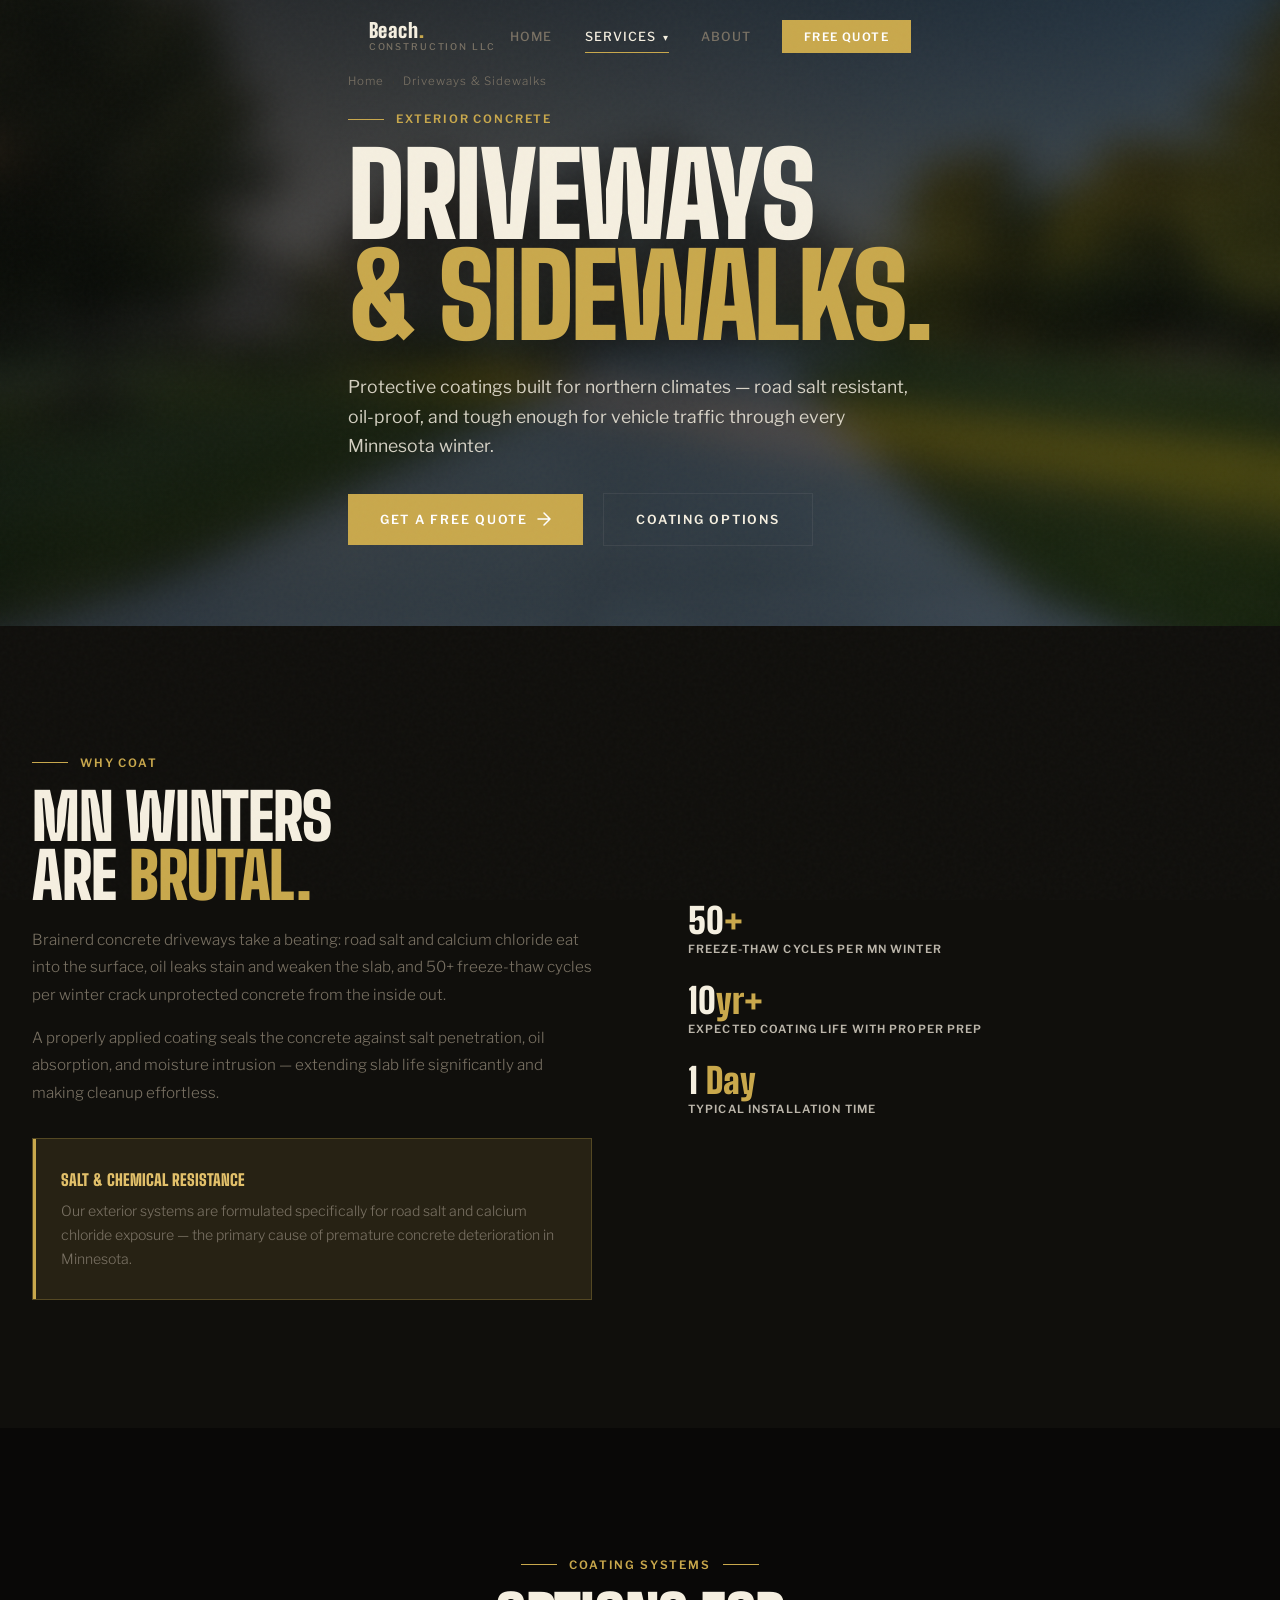
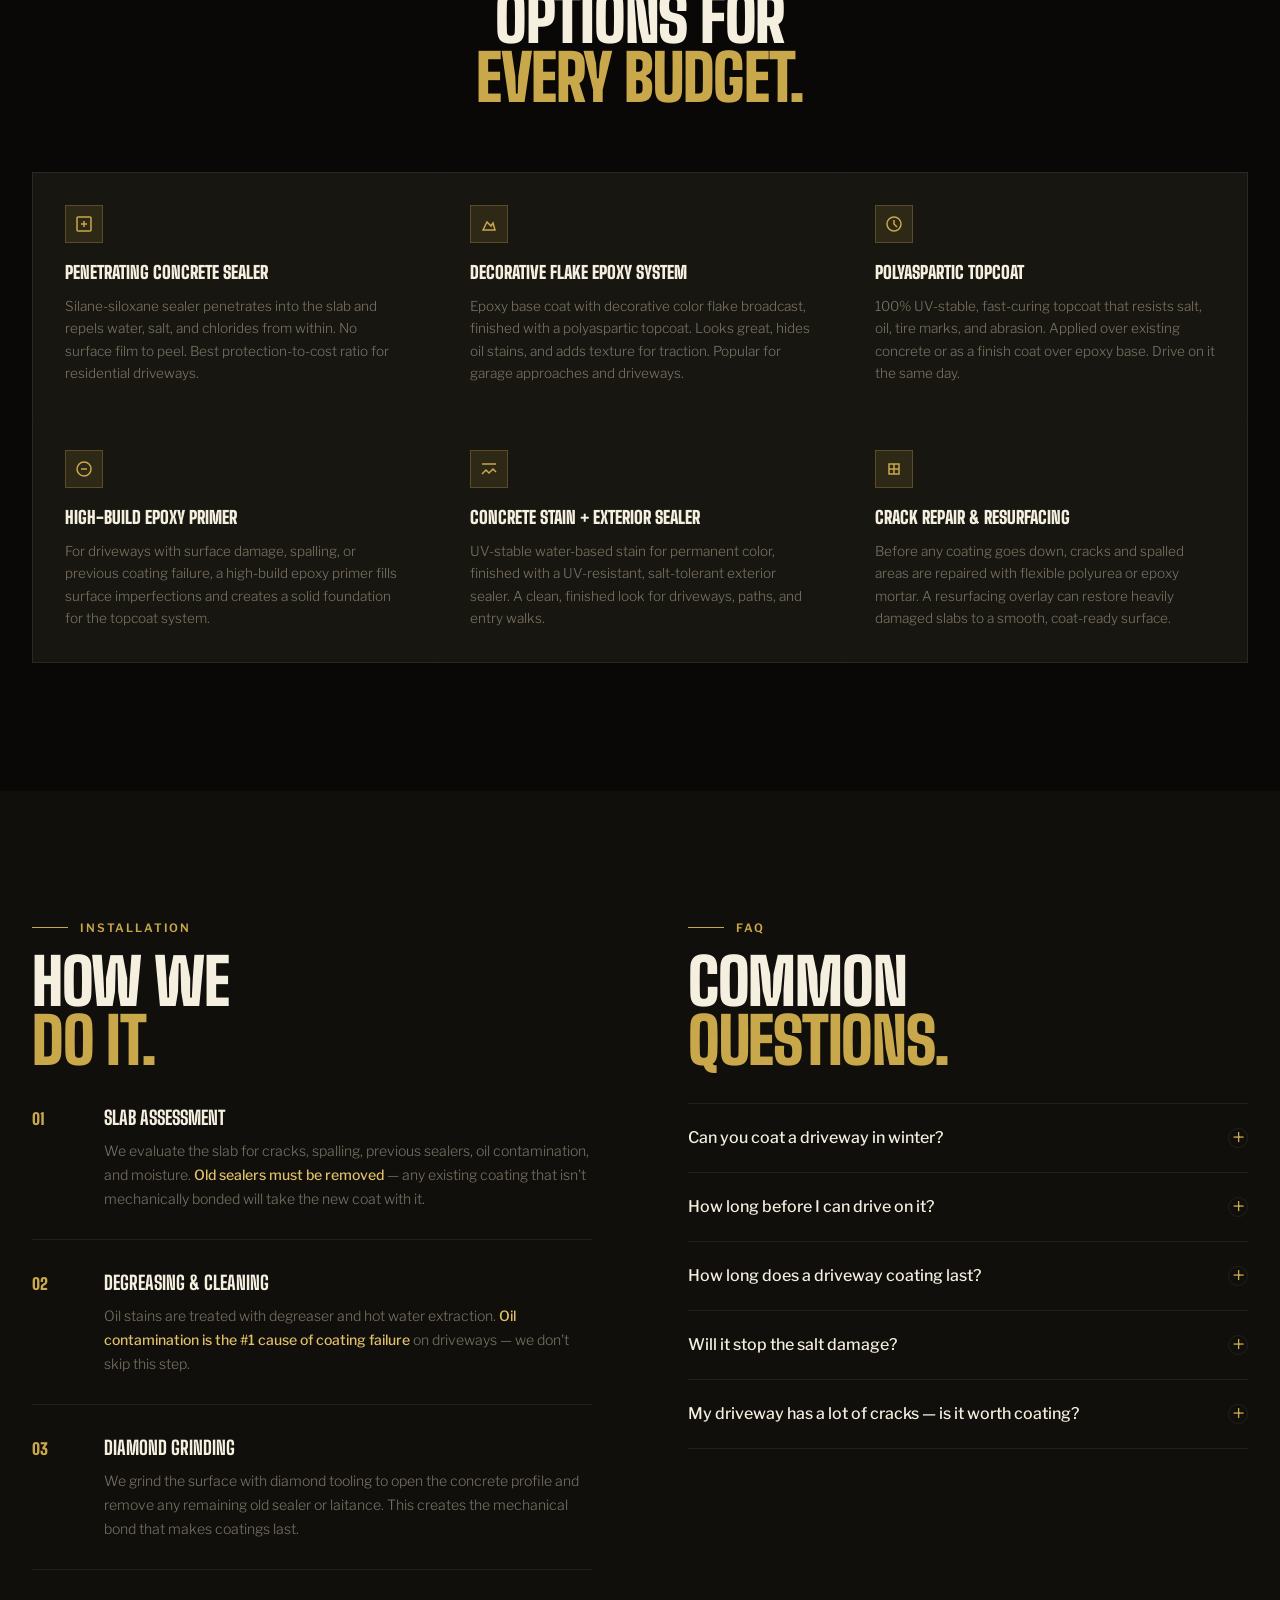
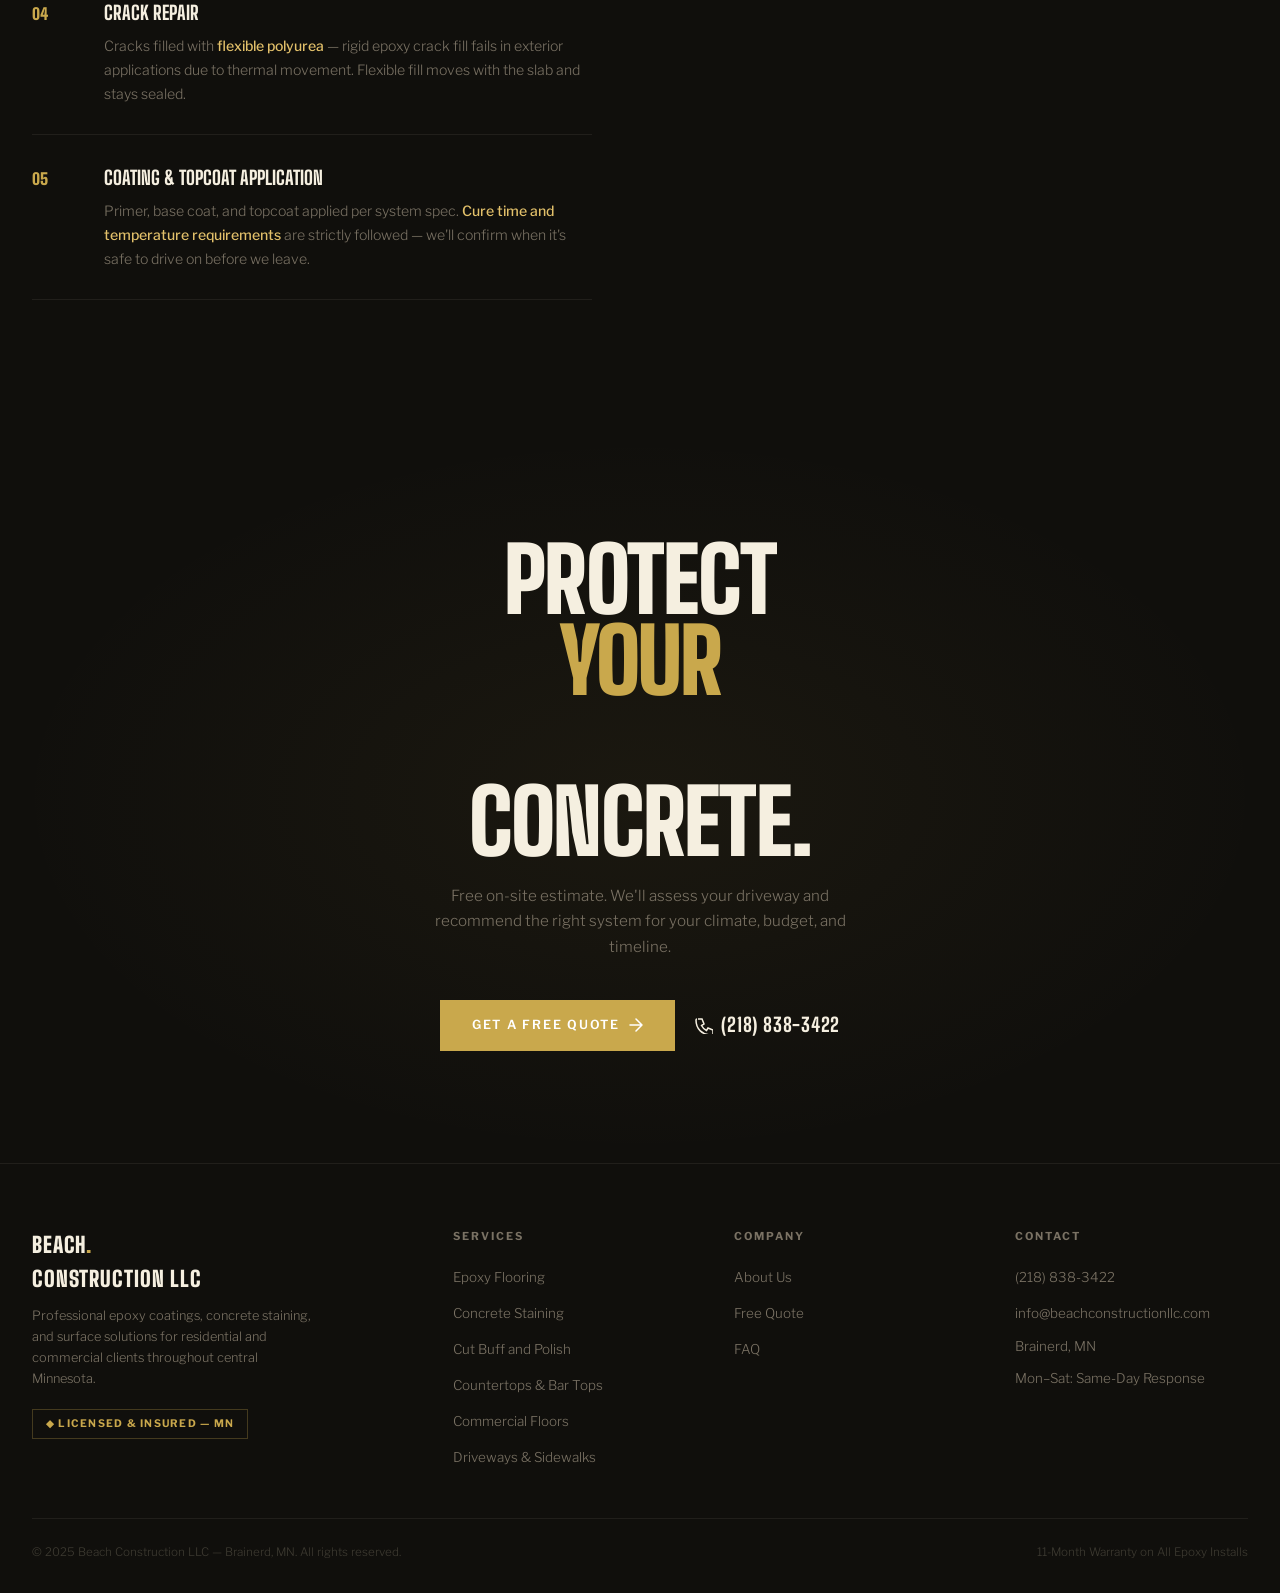
<file: services/driveways.html>
<!DOCTYPE html>
<html lang="en">
<head>
  <meta charset="UTF-8" /><meta name="viewport" content="width=device-width, initial-scale=1.0" />
  <title>Driveway &amp; Sidewalk Coatings Brainerd MN — Beach Construction LLC</title>
  <meta name="description" content="Protective driveway and sidewalk coatings in Brainerd, MN. Salt-resistant, freeze-thaw rated, oil-stain proof. Free quotes from Beach Construction LLC." />
  <link rel="stylesheet" href="../css/style.css" />
</head>
<body>
<nav class="nav" id="nav">
  <div class="container"><div class="nav__inner">
    <a href="../index.html" class="nav__logo"><span class="nav__logo-name">Beach<span>.</span></span><span class="nav__logo-sub">Construction LLC</span></a>
    <ul class="nav__links">
      <li><a href="../index.html" class="nav__link">Home</a></li>
      <li class="nav__dropdown"><a href="#" class="nav__link active">Services <span class="nav__chevron">▾</span></a>
        <div class="nav__dropdown-menu">
          <a href="epoxy-flooring.html" class="nav__dropdown-item">Epoxy Flooring</a>
          <a href="concrete-staining.html" class="nav__dropdown-item">Concrete Staining</a>
          <a href="cut-buff-polish.html" class="nav__dropdown-item">Cut &amp; Buff Polish</a>
          <a href="countertops.html" class="nav__dropdown-item">Countertops &amp; Bar Tops</a>
          <a href="commercial-floors.html" class="nav__dropdown-item">Commercial Floors</a>
          <a href="driveways.html" class="nav__dropdown-item active">Driveways &amp; Sidewalks</a>
        </div>
      </li>
      <li><a href="../about.html" class="nav__link">About</a></li>
      <li><a href="../contact.html" class="nav__link nav__cta">Free Quote</a></li>
    </ul>
    <button class="nav__burger" id="burger" aria-label="Open menu"><span></span><span></span><span></span></button>
  </div></div>
</nav>
<div class="nav__mobile" id="mobileNav">
  <button class="nav__mobile-close" id="mobileClose">✕</button>
  <div class="nav__mobile-section"><a href="../index.html" class="nav__mobile-link mobile-link">Home</a></div>
  <div class="nav__mobile-section">
    <a href="epoxy-flooring.html" class="nav__mobile-sub mobile-link">Epoxy Flooring</a>
    <a href="concrete-staining.html" class="nav__mobile-sub mobile-link">Concrete Staining</a>
    <a href="cut-buff-polish.html" class="nav__mobile-sub mobile-link">Cut &amp; Buff Polish</a>
    <a href="countertops.html" class="nav__mobile-sub mobile-link">Countertops &amp; Bar Tops</a>
    <a href="commercial-floors.html" class="nav__mobile-sub mobile-link">Commercial Floors</a>
    <a href="driveways.html" class="nav__mobile-sub mobile-link">Driveways</a>
  </div>
  <div class="nav__mobile-section"><a href="../about.html" class="nav__mobile-link mobile-link">About</a></div>
  <div class="nav__mobile-section"><a href="../contact.html" class="nav__mobile-link mobile-link" style="color:var(--accent)">Free Quote</a></div>
</div>

<section class="page-hero">
  <div class="page-hero__bg" style="background-image:url('../images/driveways & sidewalks hero beach construction llc brainerd mn.png')"></div>
  <div class="page-hero__overlay"></div>
  <div class="container"><div class="page-hero__content">
    <div class="breadcrumb"><a href="../index.html">Home</a><span class="breadcrumb__sep">›</span><span>Driveways &amp; Sidewalks</span></div>
    <div class="page-hero__eyebrow"><div class="page-hero__eyebrow-line"></div><span class="label">Exterior Concrete</span></div>
    <h1 class="page-hero__title">Driveways<br><em>&amp; Sidewalks.</em></h1>
    <p class="page-hero__sub">Protective coatings built for northern climates — road salt resistant, oil-proof, and tough enough for vehicle traffic through every Minnesota winter.</p>
    <div class="page-hero__actions">
      <a href="../contact.html" class="btn btn-primary">Get a Free Quote <svg width="14" height="14" viewBox="0 0 14 14" fill="none"><path d="M1 7h12M7 1l6 6-6 6" stroke="currentColor" stroke-width="1.5" stroke-linecap="round" stroke-linejoin="round"/></svg></a>
      <a href="#systems" class="btn btn-outline">Coating Options</a>
    </div>
  </div></div>
</section>

<section class="section section--alt">
  <div class="container">
    <div class="two-col two-col--center">
      <div class="reveal">
        <div class="section-header" style="margin-bottom:0">
          <div class="section-header__eyebrow"><div class="section-header__eyebrow-line"></div><span class="label">Why Coat</span></div>
          <h2 class="section-header__title">MN Winters<br>Are <em>Brutal.</em></h2>
        </div>
        <p style="font-size:0.95rem;color:var(--text-muted);line-height:1.8;margin-top:1.25rem">Brainerd concrete driveways take a beating: road salt and calcium chloride eat into the surface, oil leaks stain and weaken the slab, and 50+ freeze-thaw cycles per winter crack unprotected concrete from the inside out.</p>
        <p style="font-size:0.95rem;color:var(--text-muted);line-height:1.8;margin-top:1rem">A properly applied coating seals the concrete against salt penetration, oil absorption, and moisture intrusion — extending slab life significantly and making cleanup effortless.</p>
        <div class="callout" style="margin-top:2rem">
          <div class="callout__title">Salt &amp; Chemical Resistance</div>
          <p class="callout__body">Our exterior systems are formulated specifically for road salt and calcium chloride exposure — the primary cause of premature concrete deterioration in Minnesota.</p>
        </div>
      </div>
      <div class="reveal reveal-delay-2">
        <div class="stat-row" style="flex-direction:column;gap:1.5rem;border-top:none;padding-top:0">
          <div class="stat-item">
            <div class="stat-item__num">50<span>+</span></div>
            <div class="stat-item__label">Freeze-thaw cycles per MN winter</div>
          </div>
          <div class="stat-item">
            <div class="stat-item__num">10<span>yr+</span></div>
            <div class="stat-item__label">Expected coating life with proper prep</div>
          </div>
          <div class="stat-item">
            <div class="stat-item__num">1<span> Day</span></div>
            <div class="stat-item__label">Typical installation time</div>
          </div>
        </div>
      </div>
    </div>
  </div>
</section>

<section class="section section--dark" id="systems">
  <div class="container">
    <div class="section-header section-header--center reveal">
      <div class="section-header__eyebrow"><div class="section-header__eyebrow-line"></div><span class="label">Coating Systems</span><div class="section-header__eyebrow-line"></div></div>
      <h2 class="section-header__title">Options for<br><em>Every Budget.</em></h2>
    </div>
    <div class="feature-grid">
      <div class="feature-card reveal reveal-delay-1">
        <div class="feature-card__icon"><svg width="18" height="18" viewBox="0 0 18 18" fill="none" stroke="currentColor" stroke-width="1.5"><rect x="2" y="2" width="14" height="14" rx="1"/><path d="M6 9h6M9 6v6"/></svg></div>
        <div class="feature-card__title">Penetrating Concrete Sealer</div>
        <p class="feature-card__body">Silane-siloxane sealer penetrates into the slab and repels water, salt, and chlorides from within. No surface film to peel. Best protection-to-cost ratio for residential driveways.</p>
      </div>
      <div class="feature-card reveal reveal-delay-2">
        <div class="feature-card__icon"><svg width="18" height="18" viewBox="0 0 18 18" fill="none" stroke="currentColor" stroke-width="1.5"><path d="M3 15l4-8 4 4 2-3 2 7H3z"/></svg></div>
        <div class="feature-card__title">Decorative Flake Epoxy System</div>
        <p class="feature-card__body">Epoxy base coat with decorative color flake broadcast, finished with a polyaspartic topcoat. Looks great, hides oil stains, and adds texture for traction. Popular for garage approaches and driveways.</p>
      </div>
      <div class="feature-card reveal reveal-delay-3">
        <div class="feature-card__icon"><svg width="18" height="18" viewBox="0 0 18 18" fill="none" stroke="currentColor" stroke-width="1.5"><circle cx="9" cy="9" r="7"/><path d="M9 5v4l3 3"/></svg></div>
        <div class="feature-card__title">Polyaspartic Topcoat</div>
        <p class="feature-card__body">100% UV-stable, fast-curing topcoat that resists salt, oil, tire marks, and abrasion. Applied over existing concrete or as a finish coat over epoxy base. Drive on it the same day.</p>
      </div>
      <div class="feature-card reveal reveal-delay-1">
        <div class="feature-card__icon"><svg width="18" height="18" viewBox="0 0 18 18" fill="none" stroke="currentColor" stroke-width="1.5"><path d="M9 2C5 2 2 5.5 2 9s3 7 7 7 7-3.1 7-7-3-7-7-7z"/><path d="M6 9h6"/></svg></div>
        <div class="feature-card__title">High-Build Epoxy Primer</div>
        <p class="feature-card__body">For driveways with surface damage, spalling, or previous coating failure, a high-build epoxy primer fills surface imperfections and creates a solid foundation for the topcoat system.</p>
      </div>
      <div class="feature-card reveal reveal-delay-2">
        <div class="feature-card__icon"><svg width="18" height="18" viewBox="0 0 18 18" fill="none" stroke="currentColor" stroke-width="1.5"><path d="M2 14l4-4 3 3 4-4 3 3"/><path d="M2 4h14"/></svg></div>
        <div class="feature-card__title">Concrete Stain + Exterior Sealer</div>
        <p class="feature-card__body">UV-stable water-based stain for permanent color, finished with a UV-resistant, salt-tolerant exterior sealer. A clean, finished look for driveways, paths, and entry walks.</p>
      </div>
      <div class="feature-card reveal reveal-delay-3">
        <div class="feature-card__icon"><svg width="18" height="18" viewBox="0 0 18 18" fill="none" stroke="currentColor" stroke-width="1.5"><path d="M4 4h10v10H4z"/><path d="M4 9h10M9 4v10"/></svg></div>
        <div class="feature-card__title">Crack Repair &amp; Resurfacing</div>
        <p class="feature-card__body">Before any coating goes down, cracks and spalled areas are repaired with flexible polyurea or epoxy mortar. A resurfacing overlay can restore heavily damaged slabs to a smooth, coat-ready surface.</p>
      </div>
    </div>
  </div>
</section>

<section class="section section--alt">
  <div class="container">
    <div class="two-col">
      <div class="reveal">
        <div class="section-header" style="margin-bottom:2rem">
          <div class="section-header__eyebrow"><div class="section-header__eyebrow-line"></div><span class="label">Installation</span></div>
          <h2 class="section-header__title">How We<br><em>Do It.</em></h2>
        </div>
        <div class="process-steps">
          <div class="process-step">
            <div class="process-step__num">01</div>
            <div>
              <div class="process-step__title">Slab Assessment</div>
              <p class="process-step__body">We evaluate the slab for cracks, spalling, previous sealers, oil contamination, and moisture. <strong>Old sealers must be removed</strong> — any existing coating that isn't mechanically bonded will take the new coat with it.</p>
            </div>
          </div>
          <div class="process-step">
            <div class="process-step__num">02</div>
            <div>
              <div class="process-step__title">Degreasing &amp; Cleaning</div>
              <p class="process-step__body">Oil stains are treated with degreaser and hot water extraction. <strong>Oil contamination is the #1 cause of coating failure</strong> on driveways — we don't skip this step.</p>
            </div>
          </div>
          <div class="process-step">
            <div class="process-step__num">03</div>
            <div>
              <div class="process-step__title">Diamond Grinding</div>
              <p class="process-step__body">We grind the surface with diamond tooling to open the concrete profile and remove any remaining old sealer or laitance. This creates the mechanical bond that makes coatings last.</p>
            </div>
          </div>
          <div class="process-step">
            <div class="process-step__num">04</div>
            <div>
              <div class="process-step__title">Crack Repair</div>
              <p class="process-step__body">Cracks filled with <strong>flexible polyurea</strong> — rigid epoxy crack fill fails in exterior applications due to thermal movement. Flexible fill moves with the slab and stays sealed.</p>
            </div>
          </div>
          <div class="process-step">
            <div class="process-step__num">05</div>
            <div>
              <div class="process-step__title">Coating &amp; Topcoat Application</div>
              <p class="process-step__body">Primer, base coat, and topcoat applied per system spec. <strong>Cure time and temperature requirements</strong> are strictly followed — we'll confirm when it's safe to drive on before we leave.</p>
            </div>
          </div>
        </div>
      </div>
      <div class="reveal reveal-delay-2">
        <div class="section-header" style="margin-bottom:2rem">
          <div class="section-header__eyebrow"><div class="section-header__eyebrow-line"></div><span class="label">FAQ</span></div>
          <h2 class="section-header__title">Common<br><em>Questions.</em></h2>
        </div>
        <div class="faq-list">
          <div class="faq-item">
            <button class="faq-question">Can you coat a driveway in winter? <span class="faq-icon">+</span></button>
            <div class="faq-answer">It depends on temperature and conditions. Most epoxy and polyaspartic systems require surface temps above 40°F and no moisture present. We can work in cooler temperatures with the right product selection, but we won't apply coatings in conditions that will compromise the result. We'll be honest about whether timing works.</div>
          </div>
          <div class="faq-item">
            <button class="faq-question">How long before I can drive on it? <span class="faq-icon">+</span></button>
            <div class="faq-answer">Polyaspartic systems: typically 24 hours for vehicle traffic. Epoxy systems: 48–72 hours. Penetrating sealers: 24 hours. We'll always confirm the specific cure time for your system before we finish the job.</div>
          </div>
          <div class="faq-item">
            <button class="faq-question">How long does a driveway coating last? <span class="faq-icon">+</span></button>
            <div class="faq-answer">With proper prep and the right system, 7–15 years is typical. Penetrating sealers need reapplication every 3–5 years as they're consumed by the concrete. Polyaspartic topcoat systems last longer but cost more upfront. We'll match the system to your budget and goals.</div>
          </div>
          <div class="faq-item">
            <button class="faq-question">Will it stop the salt damage? <span class="faq-icon">+</span></button>
            <div class="faq-answer">Yes — that's the main reason people coat driveways in MN. A properly applied penetrating sealer or topcoat system blocks chlorides from entering the concrete, which is what causes the surface to spall and pop over time. It won't reverse existing damage, but it stops further deterioration.</div>
          </div>
          <div class="faq-item">
            <button class="faq-question">My driveway has a lot of cracks — is it worth coating? <span class="faq-icon">+</span></button>
            <div class="faq-answer">Depends on the severity. Surface cracks and minor spalling are repairable before coating. Structural cracks that move or heaving sections from frost may indicate bigger issues. We'll give you an honest assessment — sometimes the answer is repair and coat, sometimes it's replacement first.</div>
          </div>
        </div>
      </div>
    </div>
  </div>
</section>

<section class="cta-banner section--alt">
  <div class="container"><div class="cta-banner__content reveal">
    <h2 class="cta-banner__title">Protect<br><em>Your</em><br>Concrete.</h2>
    <p class="cta-banner__sub">Free on-site estimate. We'll assess your driveway and recommend the right system for your climate, budget, and timeline.</p>
    <div class="cta-banner__actions">
      <a href="../contact.html" class="btn btn-primary">Get a Free Quote <svg width="14" height="14" viewBox="0 0 14 14" fill="none"><path d="M1 7h12M7 1l6 6-6 6" stroke="currentColor" stroke-width="1.5" stroke-linecap="round" stroke-linejoin="round"/></svg></a>
      <a href="tel:+12188383422" class="cta-banner__phone"><svg width="18" height="18" viewBox="0 0 18 18" fill="none" stroke="currentColor" stroke-width="1.5"><path d="M3 3h4l2 5-2.5 1.5a11 11 0 005 5L13 12l5 2v4a1 1 0 01-1 1C7 19 1 13 1 4a1 1 0 011-1"/></svg>(218) 838-3422</a>
    </div>
  </div></div>
</section>

<footer class="footer">
  <div class="container">
    <div class="footer__top">
      <div>
        <div class="footer__brand-name">Beach<span>.</span><br>Construction LLC</div>
        <p class="footer__brand-tagline">Professional epoxy coatings, concrete staining, and surface solutions for residential and commercial clients throughout central Minnesota.</p>
        <div class="footer__warranty-badge">◆ Licensed &amp; Insured — MN</div>
      </div>
      <div>
        <div class="footer__col-title">Services</div>
        <ul class="footer__col-links">
          <li><a href="epoxy-flooring.html">Epoxy Flooring</a></li>
          <li><a href="concrete-staining.html">Concrete Staining</a></li>
          <li><a href="cut-buff-polish.html">Cut Buff and Polish</a></li>
          <li><a href="countertops.html">Countertops &amp; Bar Tops</a></li>
          <li><a href="commercial-floors.html">Commercial Floors</a></li>
          <li><a href="driveways.html">Driveways &amp; Sidewalks</a></li>
        </ul>
      </div>
      <div>
        <div class="footer__col-title">Company</div>
        <ul class="footer__col-links">
          <li><a href="../about.html">About Us</a></li>
          <li><a href="../contact.html">Free Quote</a></li>
          <li><a href="../contact.html#faq">FAQ</a></li>
        </ul>
      </div>
      <div>
        <div class="footer__col-title">Contact</div>
        <ul class="footer__col-links">
          <li><a href="tel:+12188383422">(218) 838-3422</a></li>
          <li><a href="mailto:info@beachconstructionllc.com">info@beachconstructionllc.com</a></li>
          <li style="color:var(--text-muted);font-size:0.84rem">Brainerd, MN</li>
          <li style="color:var(--text-muted);font-size:0.84rem">Mon–Sat: Same-Day Response</li>
        </ul>
      </div>
    </div>
    <div class="footer__bottom">
      <span>© 2025 Beach Construction LLC — Brainerd, MN. All rights reserved.</span>
      <span>11-Month Warranty on All Epoxy Installs</span>
    </div>
  </div>
</footer>
<script src="../js/main.js"></script>
</body></html>
</file>
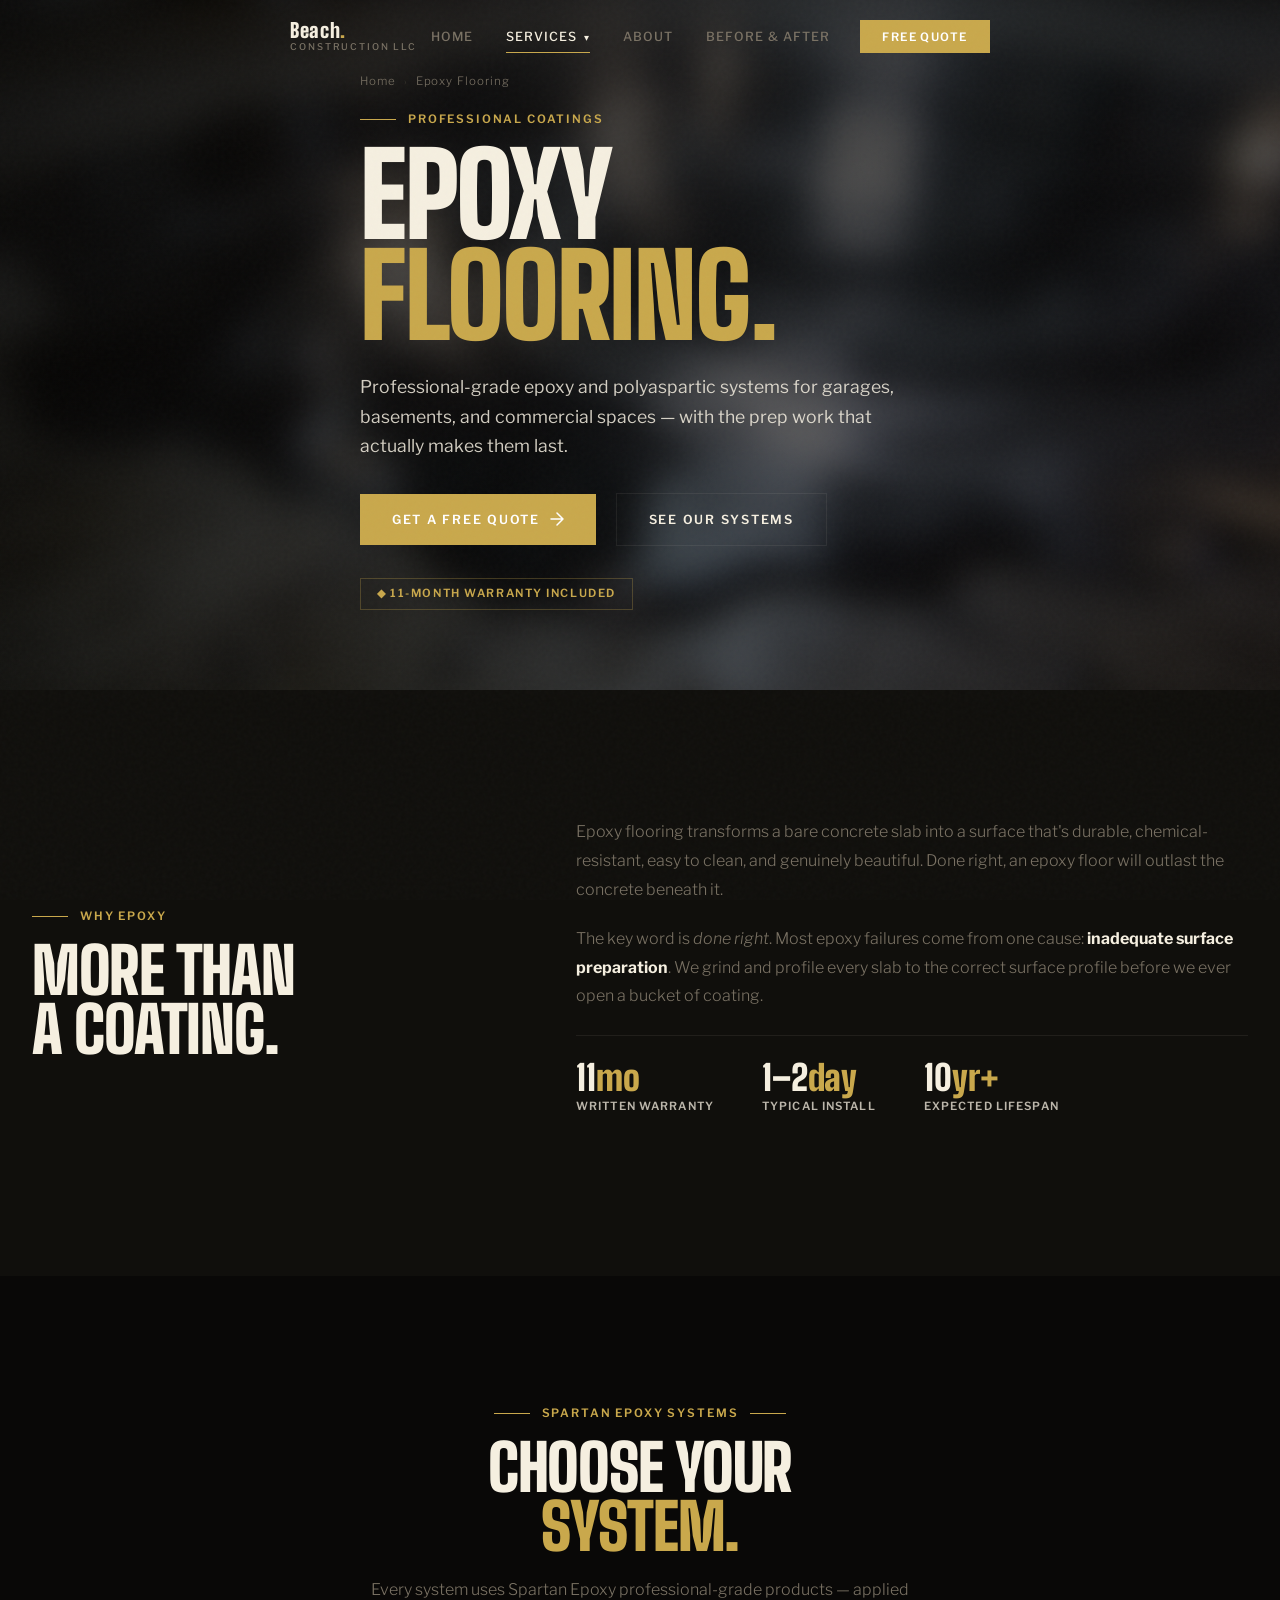
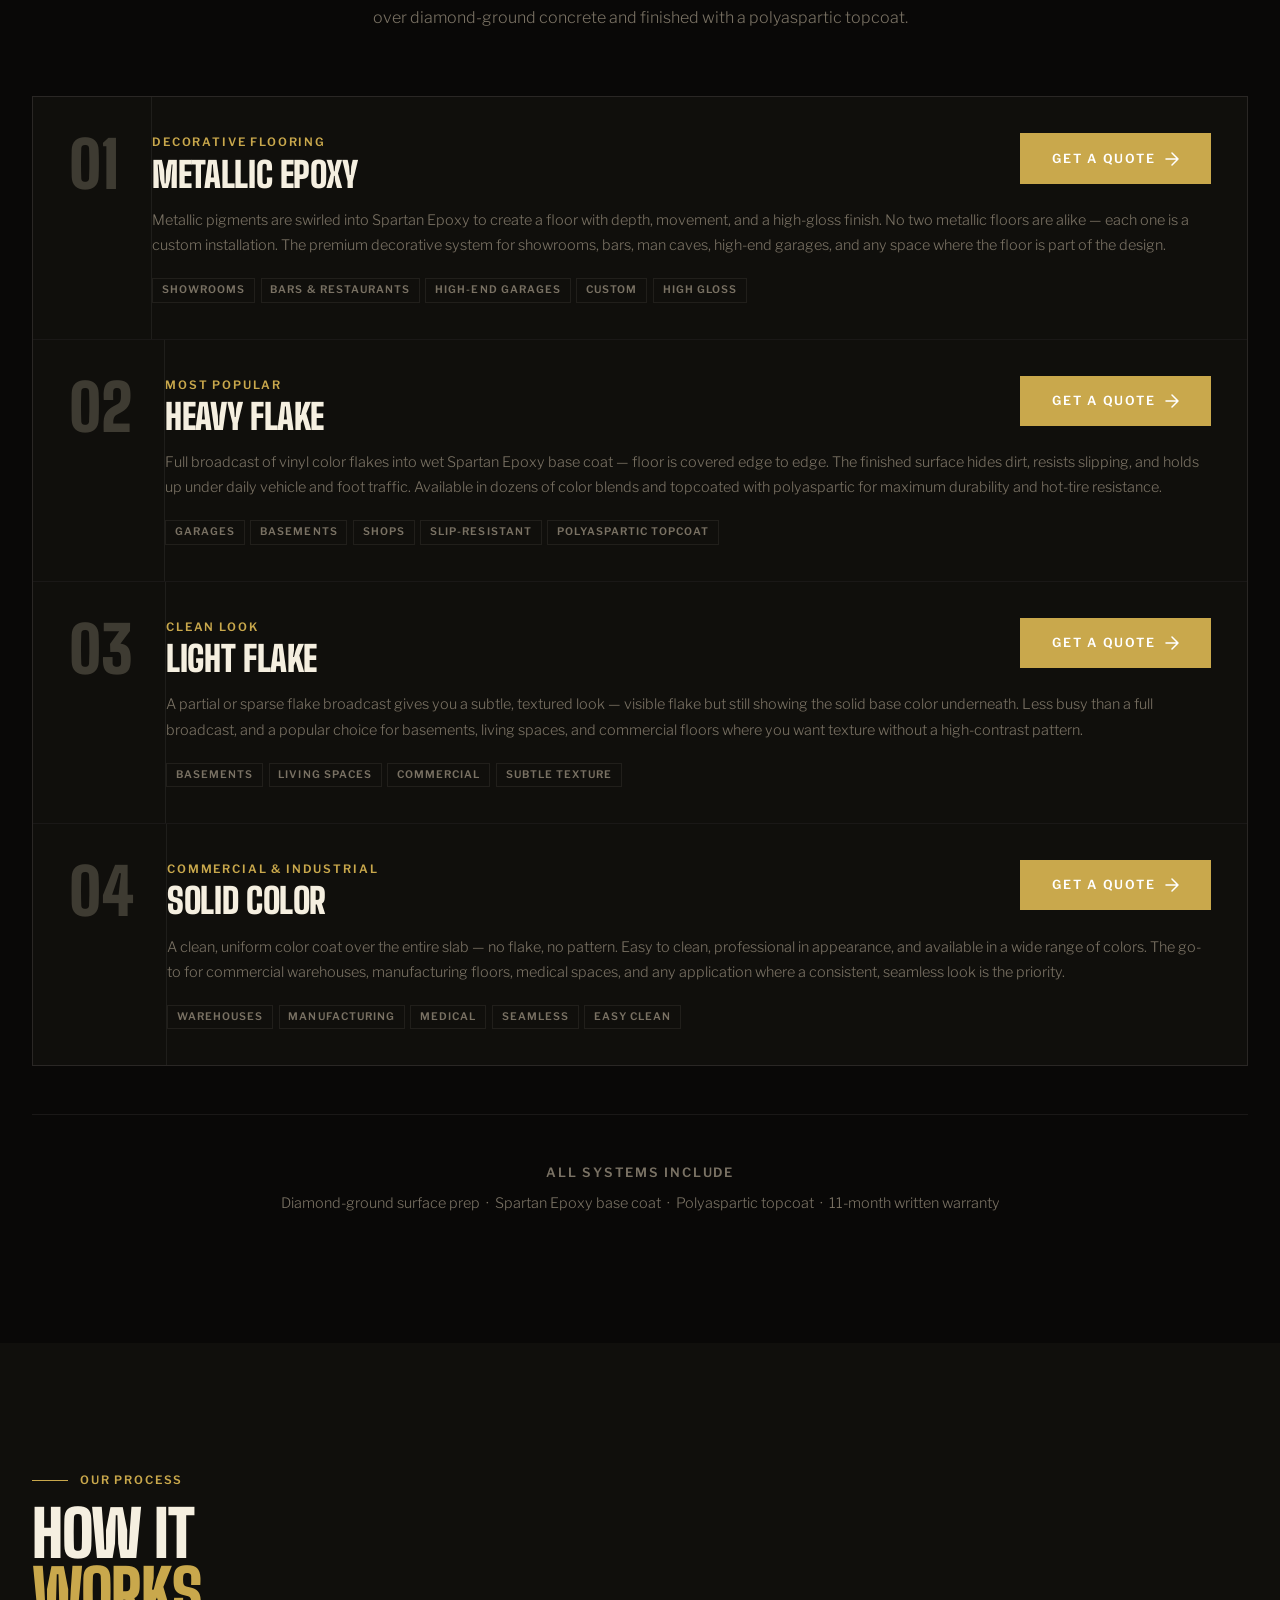
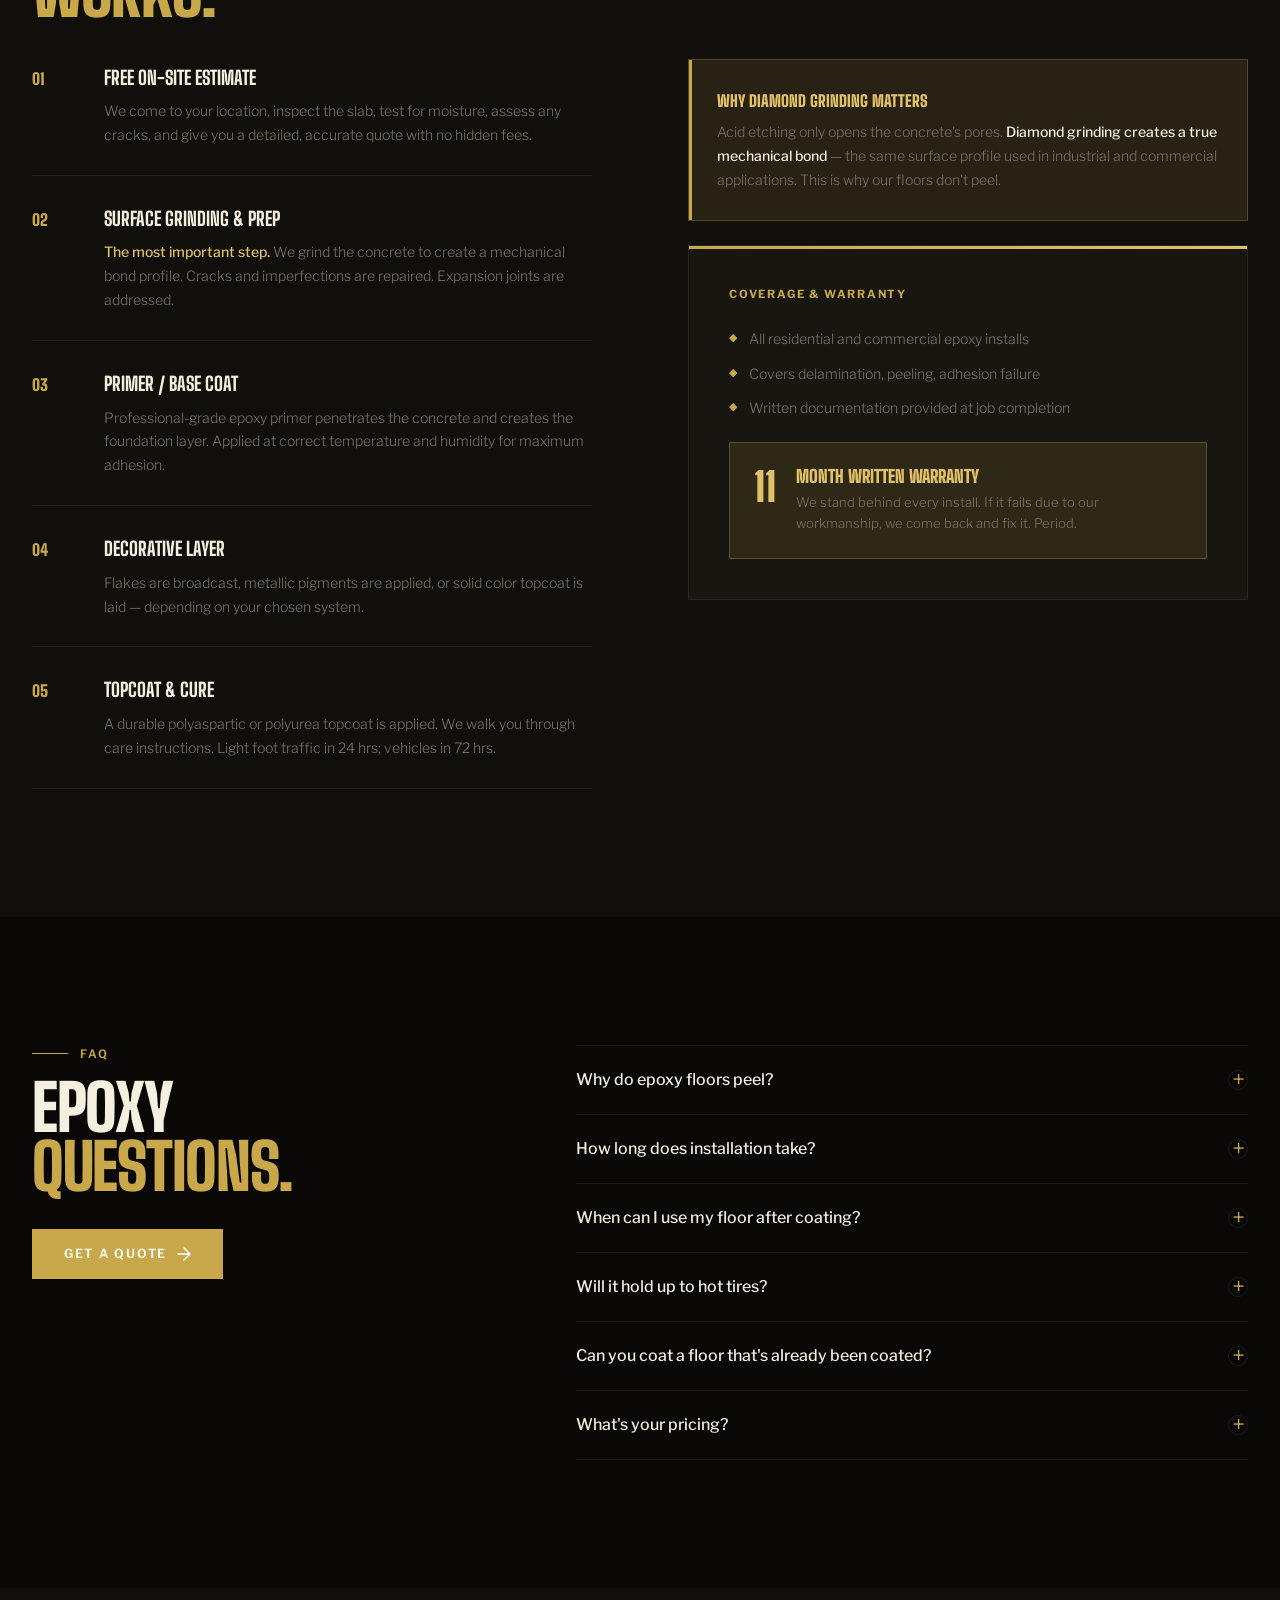
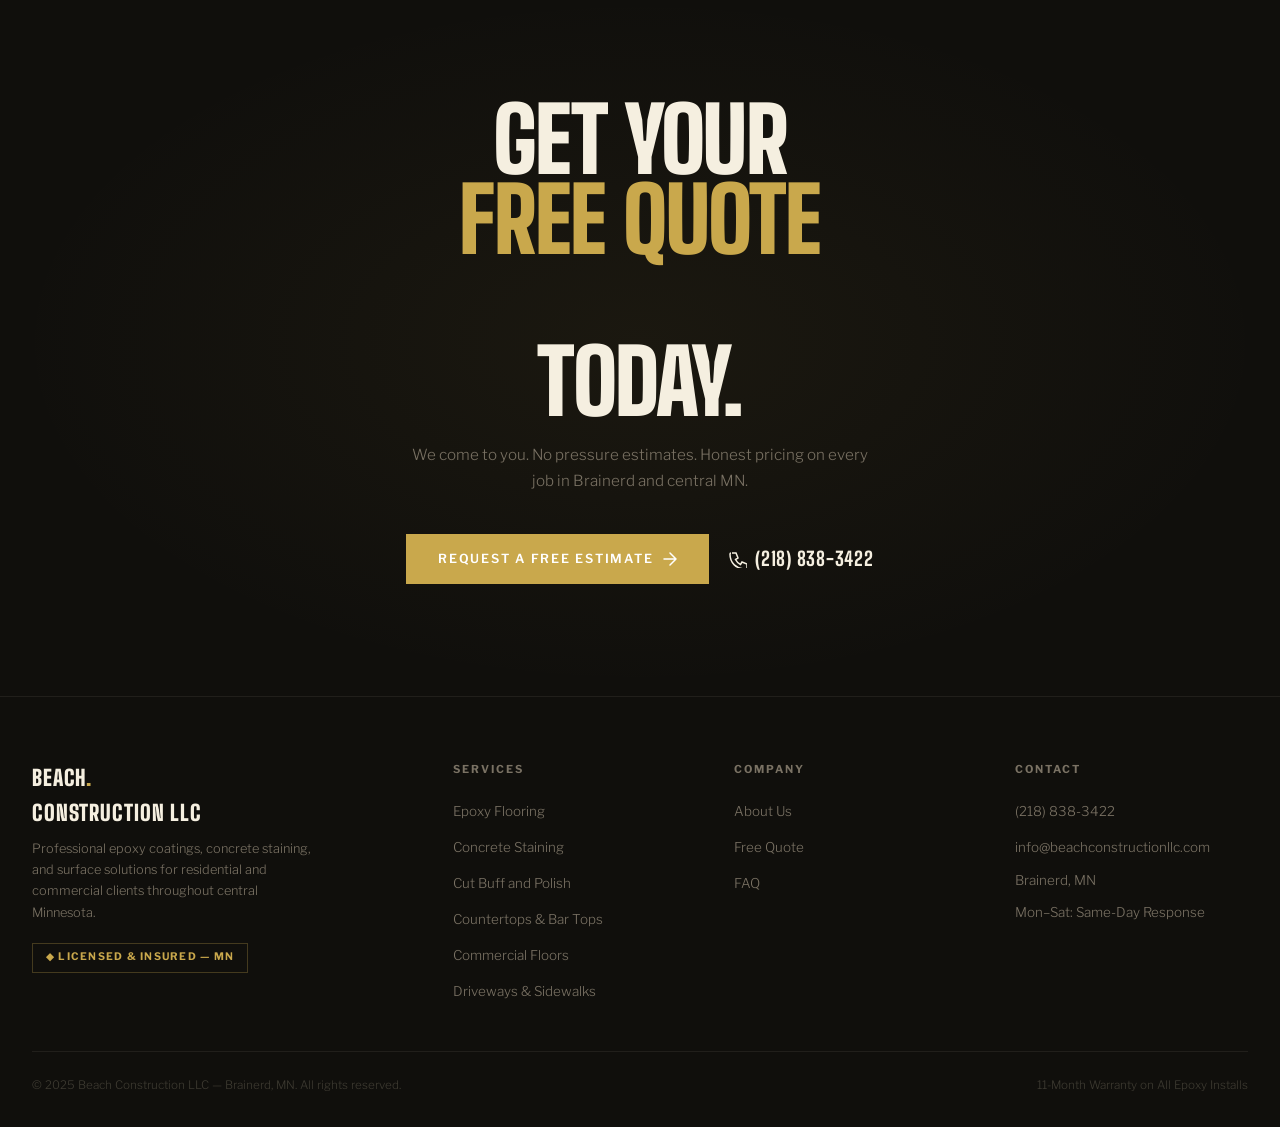
<file: services/epoxy-flooring.html>
<!DOCTYPE html>
<html lang="en">
<head>
  <meta charset="UTF-8" />
  <meta name="viewport" content="width=device-width, initial-scale=1.0" />
  <title>Epoxy Flooring Brainerd MN — Beach Construction LLC</title>
  <meta name="description" content="Professional epoxy and polyaspartic floor coatings in Brainerd, MN. Garage floors, basements, and commercial spaces. Diamond-ground prep. 11-month warranty. Free quotes." />
  <link rel="stylesheet" href="../css/style.css" />
</head>
<body>

<nav class="nav" id="nav">
  <div class="container">
    <div class="nav__inner">
      <a href="../index.html" class="nav__logo">
        <span class="nav__logo-name">Beach<span>.</span></span>
        <span class="nav__logo-sub">Construction LLC</span>
      </a>
      <ul class="nav__links">
        <li><a href="../index.html" class="nav__link">Home</a></li>
        <li class="nav__dropdown">
          <a href="#" class="nav__link active">Services <span class="nav__chevron">▾</span></a>
          <div class="nav__dropdown-menu">
            <a href="epoxy-flooring.html" class="nav__dropdown-item active">Epoxy Flooring</a>
            <a href="concrete-staining.html" class="nav__dropdown-item">Concrete Staining</a>
            <a href="cut-buff-polish.html" class="nav__dropdown-item">Cut &amp; Buff Polish</a>
            <a href="countertops.html" class="nav__dropdown-item">Countertops &amp; Bar Tops</a>
            <a href="commercial-floors.html" class="nav__dropdown-item">Commercial Floors</a>
            <a href="driveways.html" class="nav__dropdown-item">Driveways &amp; Sidewalks</a>
          </div>
        </li>
        <li><a href="../about.html" class="nav__link">About</a></li>
        <li><a href="../before-after.html" class="nav__link">Before &amp; After</a></li>
        <li><a href="../contact.html" class="nav__link nav__cta">Free Quote</a></li>
      </ul>
      <button class="nav__burger" id="burger" aria-label="Open menu"><span></span><span></span><span></span></button>
    </div>
  </div>
</nav>

<div class="nav__mobile" id="mobileNav">
  <button class="nav__mobile-close" id="mobileClose">✕</button>
  <div class="nav__mobile-section"><a href="../index.html" class="nav__mobile-link mobile-link">Home</a></div>
  <div class="nav__mobile-section">
    <a href="#" class="nav__mobile-link" style="color:var(--text-dim);font-size:1rem;letter-spacing:0.2em">Services</a>
    <a href="epoxy-flooring.html" class="nav__mobile-sub mobile-link">Epoxy Flooring</a>
    <a href="concrete-staining.html" class="nav__mobile-sub mobile-link">Concrete Staining</a>
    <a href="cut-buff-polish.html" class="nav__mobile-sub mobile-link">Cut &amp; Buff Polish</a>
    <a href="countertops.html" class="nav__mobile-sub mobile-link">Countertops &amp; Bar Tops</a>
    <a href="commercial-floors.html" class="nav__mobile-sub mobile-link">Commercial Floors</a>
    <a href="driveways.html" class="nav__mobile-sub mobile-link">Driveways &amp; Sidewalks</a>
  </div>
  <div class="nav__mobile-section"><a href="../about.html" class="nav__mobile-link mobile-link">About</a></div>
  <div class="nav__mobile-section"><a href="../before-after.html" class="nav__mobile-link mobile-link">Before &amp; After</a></div>
  <div class="nav__mobile-section"><a href="../contact.html" class="nav__mobile-link mobile-link" style="color:var(--accent)">Free Quote</a></div>
</div>

<!-- HERO -->
<section class="page-hero">
  <!-- Replace with your own garage epoxy floor photo -->
  <div class="page-hero__bg" style="background-image:url('../images/Epoxy floor Hero Beach Construction llc brainerd mn.png')"></div>
  <div class="page-hero__overlay"></div>
  <div class="container">
    <div class="page-hero__content">
      <div class="breadcrumb">
        <a href="../index.html">Home</a>
        <span class="breadcrumb__sep">›</span>
        <span>Epoxy Flooring</span>
      </div>
      <div class="page-hero__eyebrow">
        <div class="page-hero__eyebrow-line"></div>
        <span class="label">Professional Coatings</span>
      </div>
      <h1 class="page-hero__title">Epoxy<br><em>Flooring.</em></h1>
      <p class="page-hero__sub">Professional-grade epoxy and polyaspartic systems for garages, basements, and commercial spaces — with the prep work that actually makes them last.</p>
      <div class="page-hero__actions">
        <a href="../contact.html" class="btn btn-primary">Get a Free Quote <svg width="14" height="14" viewBox="0 0 14 14" fill="none"><path d="M1 7h12M7 1l6 6-6 6" stroke="currentColor" stroke-width="1.5" stroke-linecap="round" stroke-linejoin="round"/></svg></a>
        <a href="#systems" class="btn btn-outline">See Our Systems</a>
      </div>
      <div class="page-hero__badge">◆ 11-Month Warranty Included</div>
    </div>
  </div>
</section>

<!-- INTRO -->
<section class="section section--alt">
  <div class="container">
    <div class="two-col two-col--2-3 two-col--center">
      <div class="reveal">
        <div class="section-header" style="margin-bottom:0">
          <div class="section-header__eyebrow"><div class="section-header__eyebrow-line"></div><span class="label">Why Epoxy</span></div>
          <h2 class="section-header__title">More Than<br>a Coating.</h2>
        </div>
      </div>
      <div class="reveal reveal-delay-2">
        <p style="font-size:1rem;color:var(--text-muted);line-height:1.8;margin-bottom:1.25rem">Epoxy flooring transforms a bare concrete slab into a surface that's durable, chemical-resistant, easy to clean, and genuinely beautiful. Done right, an epoxy floor will outlast the concrete beneath it.</p>
        <p style="font-size:1rem;color:var(--text-muted);line-height:1.8;margin-bottom:1.5rem">The key word is <em>done right</em>. Most epoxy failures come from one cause: <strong style="color:var(--text)">inadequate surface preparation</strong>. We grind and profile every slab to the correct surface profile before we ever open a bucket of coating.</p>
        <div class="stat-row" style="padding-top:1.5rem">
          <div class="stat-item"><div class="stat-item__num">11<span>mo</span></div><div class="stat-item__label">Written Warranty</div></div>
          <div class="stat-item"><div class="stat-item__num">1–2<span>day</span></div><div class="stat-item__label">Typical Install</div></div>
          <div class="stat-item"><div class="stat-item__num">10<span>yr+</span></div><div class="stat-item__label">Expected Lifespan</div></div>
        </div>
      </div>
    </div>
  </div>
</section>

<!-- SYSTEMS -->
<section class="section section--dark" id="systems">
  <div class="container">
    <div class="section-header section-header--center reveal">
      <div class="section-header__eyebrow"><div class="section-header__eyebrow-line"></div><span class="label">Spartan Epoxy Systems</span><div class="section-header__eyebrow-line"></div></div>
      <h2 class="section-header__title">Choose Your<br><em>System.</em></h2>
      <p class="section-header__body">Every system uses Spartan Epoxy professional-grade products — applied over diamond-ground concrete and finished with a polyaspartic topcoat.</p>
    </div>

    <div class="epoxy-systems">

      <div class="epoxy-system reveal">
        <div class="epoxy-system__num">01</div>
        <div class="epoxy-system__content">
          <div class="epoxy-system__header">
            <div>
              <div class="epoxy-system__label label">Decorative Flooring</div>
              <div class="epoxy-system__title">Metallic Epoxy</div>
            </div>
            <a href="../contact.html" class="btn btn-primary" style="flex-shrink:0">Get a Quote <svg width="14" height="14" viewBox="0 0 14 14" fill="none"><path d="M1 7h12M7 1l6 6-6 6" stroke="currentColor" stroke-width="1.5" stroke-linecap="round" stroke-linejoin="round"/></svg></a>
          </div>
          <p class="epoxy-system__body">Metallic pigments are swirled into Spartan Epoxy to create a floor with depth, movement, and a high-gloss finish. No two metallic floors are alike — each one is a custom installation. The premium decorative system for showrooms, bars, man caves, high-end garages, and any space where the floor is part of the design.</p>
          <div class="epoxy-system__tags">
            <span class="service-card__tag">Showrooms</span>
            <span class="service-card__tag">Bars &amp; Restaurants</span>
            <span class="service-card__tag">High-End Garages</span>
            <span class="service-card__tag">Custom</span>
            <span class="service-card__tag">High Gloss</span>
          </div>
        </div>
      </div>

      <div class="epoxy-system reveal reveal-delay-1">
        <div class="epoxy-system__num">02</div>
        <div class="epoxy-system__content">
          <div class="epoxy-system__header">
            <div>
              <div class="epoxy-system__label label">Most Popular</div>
              <div class="epoxy-system__title">Heavy Flake</div>
            </div>
            <a href="../contact.html" class="btn btn-primary" style="flex-shrink:0">Get a Quote <svg width="14" height="14" viewBox="0 0 14 14" fill="none"><path d="M1 7h12M7 1l6 6-6 6" stroke="currentColor" stroke-width="1.5" stroke-linecap="round" stroke-linejoin="round"/></svg></a>
          </div>
          <p class="epoxy-system__body">Full broadcast of vinyl color flakes into wet Spartan Epoxy base coat — floor is covered edge to edge. The finished surface hides dirt, resists slipping, and holds up under daily vehicle and foot traffic. Available in dozens of color blends and topcoated with polyaspartic for maximum durability and hot-tire resistance.</p>
          <div class="epoxy-system__tags">
            <span class="service-card__tag">Garages</span>
            <span class="service-card__tag">Basements</span>
            <span class="service-card__tag">Shops</span>
            <span class="service-card__tag">Slip-Resistant</span>
            <span class="service-card__tag">Polyaspartic Topcoat</span>
          </div>
        </div>
      </div>

      <div class="epoxy-system reveal reveal-delay-2">
        <div class="epoxy-system__num">03</div>
        <div class="epoxy-system__content">
          <div class="epoxy-system__header">
            <div>
              <div class="epoxy-system__label label">Clean Look</div>
              <div class="epoxy-system__title">Light Flake</div>
            </div>
            <a href="../contact.html" class="btn btn-primary" style="flex-shrink:0">Get a Quote <svg width="14" height="14" viewBox="0 0 14 14" fill="none"><path d="M1 7h12M7 1l6 6-6 6" stroke="currentColor" stroke-width="1.5" stroke-linecap="round" stroke-linejoin="round"/></svg></a>
          </div>
          <p class="epoxy-system__body">A partial or sparse flake broadcast gives you a subtle, textured look — visible flake but still showing the solid base color underneath. Less busy than a full broadcast, and a popular choice for basements, living spaces, and commercial floors where you want texture without a high-contrast pattern.</p>
          <div class="epoxy-system__tags">
            <span class="service-card__tag">Basements</span>
            <span class="service-card__tag">Living Spaces</span>
            <span class="service-card__tag">Commercial</span>
            <span class="service-card__tag">Subtle Texture</span>
          </div>
        </div>
      </div>

      <div class="epoxy-system reveal reveal-delay-3">
        <div class="epoxy-system__num">04</div>
        <div class="epoxy-system__content">
          <div class="epoxy-system__header">
            <div>
              <div class="epoxy-system__label label">Commercial &amp; Industrial</div>
              <div class="epoxy-system__title">Solid Color</div>
            </div>
            <a href="../contact.html" class="btn btn-primary" style="flex-shrink:0">Get a Quote <svg width="14" height="14" viewBox="0 0 14 14" fill="none"><path d="M1 7h12M7 1l6 6-6 6" stroke="currentColor" stroke-width="1.5" stroke-linecap="round" stroke-linejoin="round"/></svg></a>
          </div>
          <p class="epoxy-system__body">A clean, uniform color coat over the entire slab — no flake, no pattern. Easy to clean, professional in appearance, and available in a wide range of colors. The go-to for commercial warehouses, manufacturing floors, medical spaces, and any application where a consistent, seamless look is the priority.</p>
          <div class="epoxy-system__tags">
            <span class="service-card__tag">Warehouses</span>
            <span class="service-card__tag">Manufacturing</span>
            <span class="service-card__tag">Medical</span>
            <span class="service-card__tag">Seamless</span>
            <span class="service-card__tag">Easy Clean</span>
          </div>
        </div>
      </div>

    </div>

    <div class="reveal" style="text-align:center;margin-top:3rem;padding-top:3rem;border-top:1px solid var(--border)">
      <p style="font-size:0.8rem;font-weight:600;letter-spacing:0.14em;text-transform:uppercase;color:var(--text-muted);margin-bottom:0.5rem">All systems include</p>
      <p style="color:var(--text-muted);font-size:0.9rem">Diamond-ground surface prep &nbsp;·&nbsp; Spartan Epoxy base coat &nbsp;·&nbsp; Polyaspartic topcoat &nbsp;·&nbsp; 11-month written warranty</p>
    </div>
  </div>
</section>

<!-- PROCESS -->
<section class="section section--alt">
  <div class="container">
    <div class="two-col two-col--center">
      <div>
        <div class="section-header reveal" style="margin-bottom:2.5rem">
          <div class="section-header__eyebrow"><div class="section-header__eyebrow-line"></div><span class="label">Our Process</span></div>
          <h2 class="section-header__title">How It<br><em>Works.</em></h2>
        </div>
        <div class="process-steps">
          <div class="process-step reveal reveal-delay-1"><span class="process-step__num">01</span><div><div class="process-step__title">Free On-Site Estimate</div><p class="process-step__body">We come to your location, inspect the slab, test for moisture, assess any cracks, and give you a detailed, accurate quote with no hidden fees.</p></div></div>
          <div class="process-step reveal reveal-delay-2"><span class="process-step__num">02</span><div><div class="process-step__title">Surface Grinding &amp; Prep</div><p class="process-step__body"><strong>The most important step.</strong> We grind the concrete to create a mechanical bond profile. Cracks and imperfections are repaired. Expansion joints are addressed.</p></div></div>
          <div class="process-step reveal reveal-delay-3"><span class="process-step__num">03</span><div><div class="process-step__title">Primer / Base Coat</div><p class="process-step__body">Professional-grade epoxy primer penetrates the concrete and creates the foundation layer. Applied at correct temperature and humidity for maximum adhesion.</p></div></div>
          <div class="process-step reveal reveal-delay-4"><span class="process-step__num">04</span><div><div class="process-step__title">Decorative Layer</div><p class="process-step__body">Flakes are broadcast, metallic pigments are applied, or solid color topcoat is laid — depending on your chosen system.</p></div></div>
          <div class="process-step reveal reveal-delay-5"><span class="process-step__num">05</span><div><div class="process-step__title">Topcoat &amp; Cure</div><p class="process-step__body">A durable polyaspartic or polyurea topcoat is applied. We walk you through care instructions. Light foot traffic in 24 hrs; vehicles in 72 hrs.</p></div></div>
        </div>
      </div>
      <div class="reveal reveal-delay-2">
        <div class="callout" style="margin-bottom:1.5rem">
          <div class="callout__title">Why Diamond Grinding Matters</div>
          <p class="callout__body">Acid etching only opens the concrete's pores. <strong>Diamond grinding creates a true mechanical bond</strong> — the same surface profile used in industrial and commercial applications. This is why our floors don't peel.</p>
        </div>
        <div class="warranty-card">
          <div class="warranty-card__label">Coverage &amp; Warranty</div>
          <div class="checklist">
            <div class="checklist__item"><span class="checklist__icon">◆</span><span>All residential and commercial epoxy installs</span></div>
            <div class="checklist__item"><span class="checklist__icon">◆</span><span>Covers delamination, peeling, adhesion failure</span></div>
            <div class="checklist__item"><span class="checklist__icon">◆</span><span>Written documentation provided at job completion</span></div>
          </div>
          <div class="warranty-badge" style="margin-top:1.5rem">
            <div class="warranty-badge__num">11</div>
            <div><div class="warranty-badge__title">Month Written Warranty</div><p class="warranty-badge__body">We stand behind every install. If it fails due to our workmanship, we come back and fix it. Period.</p></div>
          </div>
        </div>
      </div>
    </div>
  </div>
</section>

<!-- FAQ -->
<section class="section section--dark">
  <div class="container">
    <div class="two-col two-col--2-3">
      <div class="section-header reveal" style="margin-bottom:0;position:sticky;top:6rem">
        <div class="section-header__eyebrow"><div class="section-header__eyebrow-line"></div><span class="label">FAQ</span></div>
        <h2 class="section-header__title">Epoxy<br><em>Questions.</em></h2>
        <a href="../contact.html" class="btn btn-primary" style="margin-top:2rem;display:inline-flex">Get a Quote <svg width="14" height="14" viewBox="0 0 14 14" fill="none"><path d="M1 7h12M7 1l6 6-6 6" stroke="currentColor" stroke-width="1.5" stroke-linecap="round" stroke-linejoin="round"/></svg></a>
      </div>
      <div class="faq-list reveal reveal-delay-2">
        <div class="faq-item"><button class="faq-question">Why do epoxy floors peel? <span class="faq-icon">+</span></button><div class="faq-answer">The #1 cause is <strong>inadequate surface prep</strong>. If the contractor acid-etches only instead of grinding, the coating has nothing to mechanically grip. Moisture vapor from an untested slab is the second leading cause. We address both before applying any coating.</div></div>
        <div class="faq-item"><button class="faq-question">How long does installation take? <span class="faq-icon">+</span></button><div class="faq-answer">A standard 2–3 car garage typically takes <strong>1–2 days</strong>. Larger or more complex jobs are scoped individually. We'll give you a clear timeline during your free estimate.</div></div>
        <div class="faq-item"><button class="faq-question">When can I use my floor after coating? <span class="faq-icon">+</span></button><div class="faq-answer">Light foot traffic is generally safe within <strong>24 hours</strong>. We recommend waiting <strong>72 hours</strong> before driving on it. Full chemical cure takes 7 days — avoid spills of harsh chemicals before then.</div></div>
        <div class="faq-item"><button class="faq-question">Will it hold up to hot tires? <span class="faq-icon">+</span></button><div class="faq-answer">Standard epoxy can be susceptible to hot tire pickup. That's why we apply a <strong>polyaspartic or polyurea topcoat</strong> on all garage floor systems — these topcoats are 4x harder than epoxy and fully resistant to hot tire transfer.</div></div>
        <div class="faq-item"><button class="faq-question">Can you coat a floor that's already been coated? <span class="faq-icon">+</span></button><div class="faq-answer">Depends on the condition of the existing coating. If it's peeling or poorly adhered, it needs to come off first. We'll assess this during the free estimate and give you an honest recommendation.</div></div>
        <div class="faq-item"><button class="faq-question">What's your pricing? <span class="faq-icon">+</span></button><div class="faq-answer">Pricing varies by floor size, condition, and system chosen. As a rough guide, a 2-car garage typically ranges from <strong>$1,500–$4,500</strong> for a premium system with flake and polyaspartic topcoat. We provide a detailed quote after the on-site assessment.</div></div>
      </div>
    </div>
  </div>
</section>

<!-- CTA -->
<section class="cta-banner section--alt">
  <div class="container">
    <div class="cta-banner__content reveal">
      <h2 class="cta-banner__title">Get Your<br><em>Free Quote</em><br>Today.</h2>
      <p class="cta-banner__sub">We come to you. No pressure estimates. Honest pricing on every job in Brainerd and central MN.</p>
      <div class="cta-banner__actions">
        <a href="../contact.html" class="btn btn-primary">Request a Free Estimate <svg width="14" height="14" viewBox="0 0 14 14" fill="none"><path d="M1 7h12M7 1l6 6-6 6" stroke="currentColor" stroke-width="1.5" stroke-linecap="round" stroke-linejoin="round"/></svg></a>
        <a href="tel:+12188383422" class="cta-banner__phone"><svg width="18" height="18" viewBox="0 0 18 18" fill="none" stroke="currentColor" stroke-width="1.5"><path d="M3 3h4l2 5-2.5 1.5a11 11 0 005 5L13 12l5 2v4a1 1 0 01-1 1C7 19 1 13 1 4a1 1 0 011-1"/></svg>(218) 838-3422</a>
      </div>
    </div>
  </div>
</section>

<footer class="footer">
  <div class="container">
    <div class="footer__top">
      <div>
        <div class="footer__brand-name">Beach<span>.</span><br>Construction LLC</div>
        <p class="footer__brand-tagline">Professional epoxy coatings, concrete staining, and surface solutions for residential and commercial clients throughout central Minnesota.</p>
        <div class="footer__warranty-badge">◆ Licensed &amp; Insured — MN</div>
      </div>
      <div>
        <div class="footer__col-title">Services</div>
        <ul class="footer__col-links">
          <li><a href="epoxy-flooring.html">Epoxy Flooring</a></li>
          <li><a href="concrete-staining.html">Concrete Staining</a></li>
          <li><a href="cut-buff-polish.html">Cut Buff and Polish</a></li>
          <li><a href="countertops.html">Countertops &amp; Bar Tops</a></li>
          <li><a href="commercial-floors.html">Commercial Floors</a></li>
          <li><a href="driveways.html">Driveways &amp; Sidewalks</a></li>
        </ul>
      </div>
      <div>
        <div class="footer__col-title">Company</div>
        <ul class="footer__col-links">
          <li><a href="../about.html">About Us</a></li>
          <li><a href="../contact.html">Free Quote</a></li>
          <li><a href="../contact.html#faq">FAQ</a></li>
        </ul>
      </div>
      <div>
        <div class="footer__col-title">Contact</div>
        <ul class="footer__col-links">
          <li><a href="tel:+12188383422">(218) 838-3422</a></li>
          <li><a href="mailto:info@beachconstructionllc.com">info@beachconstructionllc.com</a></li>
          <li style="color:var(--text-muted);font-size:0.84rem">Brainerd, MN</li>
          <li style="color:var(--text-muted);font-size:0.84rem">Mon–Sat: Same-Day Response</li>
        </ul>
      </div>
    </div>
    <div class="footer__bottom">
      <span>© 2025 Beach Construction LLC — Brainerd, MN. All rights reserved.</span>
      <span>11-Month Warranty on All Epoxy Installs</span>
    </div>
  </div>
</footer>
<script src="../js/main.js"></script>
</body>
</html>
</file>
<file: css/style.css>
/* ═══════════════════════════════════════════════════════
   BEACH CONSTRUCTION LLC — Shared Stylesheet
   Industrial Luxury Aesthetic
   ═══════════════════════════════════════════════════════ */

@import url('https://fonts.googleapis.com/css2?family=Big+Shoulders+Display:wght@400;600;700;800;900&family=Libre+Franklin:ital,wght@0,300;0,400;0,500;0,600;1,300&display=swap');

/* ─── TOKENS ──────────────────────────────────────────── */
:root {
  --bg:            #090807;
  --surface:       #100F0C;
  --surface-2:     #181610;
  --surface-3:     #201E14;
  --accent:        #C9A84C;
  --accent-light:  #E2C06A;
  --accent-dim:    rgba(201,168,76,0.12);
  --accent-glow:   rgba(201,168,76,0.30);
  --text:          #F5EFE0;
  --text-muted:    #7A7264;
  --text-dim:      #3E3B32;
  --border:        rgba(245,239,224,0.07);
  --border-accent: rgba(201,168,76,0.28);
  --font-display:  'Big Shoulders Display', sans-serif;
  --font-body:     'Libre Franklin', sans-serif;
  --ease-out:      cubic-bezier(0.22,1,0.36,1);
  --nav-h:         72px;
}

/* ─── RESET ───────────────────────────────────────────── */
*, *::before, *::after { box-sizing: border-box; margin: 0; padding: 0; }
html { scroll-behavior: smooth; font-size: 16px; }
body {
  background: var(--bg);
  color: var(--text);
  font-family: var(--font-body);
  font-weight: 300;
  line-height: 1.6;
  overflow-x: hidden;
}
a { color: inherit; text-decoration: none; }
img { display: block; max-width: 100%; }
ul { list-style: none; }
button { cursor: pointer; font-family: inherit; border: none; background: none; }
input, textarea, select { font-family: inherit; }

/* ─── GRAIN OVERLAY ───────────────────────────────────── */
body::after {
  content: '';
  position: fixed;
  inset: 0;
  background-image: url("data:image/svg+xml,%3Csvg viewBox='0 0 256 256' xmlns='http://www.w3.org/2000/svg'%3E%3Cfilter id='n'%3E%3CfeTurbulence type='fractalNoise' baseFrequency='0.9' numOctaves='4' stitchTiles='stitch'/%3E%3C/filter%3E%3Crect width='100%25' height='100%25' filter='url(%23n)' opacity='1'/%3E%3C/svg%3E");
  opacity: 0.025;
  pointer-events: none;
  z-index: 9999;
}

/* ─── SCROLLBAR ───────────────────────────────────────── */
::-webkit-scrollbar { width: 4px; }
::-webkit-scrollbar-track { background: var(--bg); }
::-webkit-scrollbar-thumb { background: var(--accent); border-radius: 2px; }

/* ─── UTILITY ─────────────────────────────────────────── */
.container { max-width: 1280px; margin: 0 auto; padding: 0 2rem; }
.label {
  font-family: var(--font-body);
  font-size: 0.72rem;
  font-weight: 600;
  letter-spacing: 0.16em;
  text-transform: uppercase;
  color: var(--accent);
}
.section { padding: 8rem 0; }
.section--alt { background: var(--surface); }
.section--dark { background: var(--bg); }

/* ─── ANIMATIONS ──────────────────────────────────────── */
@keyframes fadeUp {
  from { opacity: 0; transform: translateY(28px); }
  to   { opacity: 1; transform: translateY(0); }
}
@keyframes fadeIn {
  from { opacity: 0; }
  to   { opacity: 1; }
}
@keyframes float {
  0%,100% { transform: translateY(0); }
  50%      { transform: translateY(-8px); }
}
@keyframes marquee {
  from { transform: translateX(0); }
  to   { transform: translateX(-50%); }
}
@keyframes lineGrow {
  from { width: 0; }
  to   { width: 100%; }
}

.reveal {
  opacity: 0;
  transform: translateY(36px);
  transition: opacity 0.75s var(--ease-out), transform 0.75s var(--ease-out);
}
.reveal.visible { opacity: 1; transform: translateY(0); }
.reveal-delay-1 { transition-delay: 0.1s; }
.reveal-delay-2 { transition-delay: 0.2s; }
.reveal-delay-3 { transition-delay: 0.3s; }
.reveal-delay-4 { transition-delay: 0.4s; }
.reveal-delay-5 { transition-delay: 0.5s; }

/* ─── BUTTONS ─────────────────────────────────────────── */
.btn {
  display: inline-flex;
  align-items: center;
  gap: 0.6rem;
  font-family: var(--font-body);
  font-size: 0.78rem;
  font-weight: 600;
  letter-spacing: 0.14em;
  text-transform: uppercase;
  padding: 0.95rem 2rem;
  transition: background 0.25s, transform 0.25s, box-shadow 0.25s, color 0.25s;
  cursor: pointer;
  border: none;
}
.btn-primary {
  background: var(--accent);
  color: #fff;
}
.btn-primary:hover {
  background: var(--accent-light);
  transform: translateY(-2px);
  box-shadow: 0 12px 40px var(--accent-glow);
}
.btn-outline {
  background: transparent;
  color: var(--text);
  border: 1px solid var(--border);
}
.btn-outline:hover {
  border-color: var(--accent);
  color: var(--accent);
  transform: translateY(-2px);
}
.btn-ghost {
  background: transparent;
  color: var(--text-muted);
  padding-left: 0;
  padding-right: 0;
  border-bottom: 1px solid var(--border);
  padding-bottom: 2px;
}
.btn-ghost:hover { color: var(--text); border-color: var(--text-muted); }
.btn svg { flex-shrink: 0; }

/* ─── SECTION HEADERS ─────────────────────────────────── */
.section-header { margin-bottom: 4rem; }
.section-header__eyebrow {
  display: flex;
  align-items: center;
  gap: 0.75rem;
  margin-bottom: 1rem;
}
.section-header__eyebrow-line {
  width: 36px;
  height: 1px;
  background: var(--accent);
}
.section-header__title {
  font-family: var(--font-display);
  font-weight: 900;
  font-size: clamp(2.5rem, 5vw, 4.5rem);
  line-height: 0.92;
  letter-spacing: -0.02em;
  text-transform: uppercase;
  color: var(--text);
}
.section-header__title em {
  font-style: normal;
  color: var(--accent);
}
.section-header__body {
  max-width: 540px;
  font-size: 1rem;
  color: var(--text-muted);
  line-height: 1.75;
  margin-top: 1.25rem;
}
.section-header--center { text-align: center; }
.section-header--center .section-header__body { margin: 1.25rem auto 0; }
.section-header--center .section-header__eyebrow { justify-content: center; }

/* ─── NAVIGATION ──────────────────────────────────────── */
.nav {
  position: fixed;
  top: 0; left: 0; right: 0;
  height: var(--nav-h);
  z-index: 200;
  display: flex;
  align-items: center;
  transition: background 0.4s, backdrop-filter 0.4s, border-color 0.4s;
  border-bottom: 1px solid transparent;
}
.nav.scrolled {
  background: rgba(9,8,7,0.95);
  backdrop-filter: blur(20px);
  border-bottom-color: var(--border);
  box-shadow: 0 1px 32px rgba(0,0,0,0.4);
}
.nav__inner {
  display: flex;
  align-items: center;
  justify-content: space-between;
  width: 100%;
}
.nav__logo {
  display: flex;
  flex-direction: column;
  line-height: 1;
}
.nav__logo-name {
  font-family: var(--font-display);
  font-weight: 900;
  font-size: 1.25rem;
  letter-spacing: 0.03em;
  color: var(--text);
}
.nav__logo-name span { color: var(--accent); }
.nav__logo-sub {
  font-size: 0.58rem;
  font-weight: 500;
  letter-spacing: 0.2em;
  text-transform: uppercase;
  color: var(--text-muted);
  margin-top: 2px;
}
.nav__links {
  display: flex;
  align-items: center;
  gap: 0.25rem;
}
.nav__link {
  font-size: 0.78rem;
  font-weight: 500;
  letter-spacing: 0.08em;
  text-transform: uppercase;
  color: var(--text-muted);
  padding: 0.5rem 0.9rem;
  position: relative;
  transition: color 0.2s;
}
.nav__link:hover, .nav__link.active { color: var(--text); }
.nav__link.active::after {
  content: '';
  position: absolute;
  bottom: -1px; left: 0.9rem; right: 0.9rem;
  height: 1px;
  background: var(--accent);
}

/* Dropdown */
.nav__dropdown {
  position: relative;
}
.nav__dropdown-menu {
  position: absolute;
  top: 100%;
  left: 50%;
  transform: translateX(-50%) translateY(8px);
  padding-top: 0.5rem;
  background: var(--surface-2);
  border: 1px solid var(--border);
  min-width: 220px;
  padding: 0.5rem 0;
  opacity: 0;
  pointer-events: none;
  transition: opacity 0.25s, transform 0.25s;
  z-index: 300;
}
.nav__dropdown.open .nav__dropdown-menu {
  opacity: 1;
  pointer-events: auto;
  transform: translateX(-50%) translateY(0);
}
.nav__dropdown-item {
  display: block;
  padding: 0.6rem 1.25rem;
  font-size: 0.78rem;
  font-weight: 400;
  color: var(--text-muted);
  letter-spacing: 0.04em;
  transition: background 0.15s, color 0.15s, padding-left 0.15s;
  white-space: nowrap;
}
.nav__dropdown-item:hover {
  background: var(--surface-3);
  color: var(--accent);
  padding-left: 1.5rem;
}
.nav__chevron {
  display: inline-block;
  margin-left: 3px;
  font-size: 0.6rem;
  transition: transform 0.2s;
}
.nav__dropdown.open .nav__chevron { transform: rotate(180deg); }
.nav__cta {
  background: var(--accent);
  color: #fff !important;
  padding: 0.6rem 1.4rem;
  font-size: 0.72rem !important;
  letter-spacing: 0.12em;
  font-weight: 600 !important;
  transition: background 0.2s, transform 0.2s !important;
  margin-left: 0.75rem;
}
.nav__cta:hover { background: var(--accent-light) !important; transform: translateY(-1px); }
.nav__burger {
  display: none;
  flex-direction: column;
  gap: 5px;
  padding: 6px;
  cursor: pointer;
}
.nav__burger span {
  display: block;
  width: 22px;
  height: 2px;
  background: var(--text);
  transition: transform 0.3s, opacity 0.3s;
}

/* Mobile Nav */
.nav__mobile {
  display: none;
  position: fixed;
  inset: 0;
  background: var(--bg);
  z-index: 199;
  flex-direction: column;
  align-items: flex-start;
  justify-content: center;
  padding: 2rem;
  gap: 0;
}
.nav__mobile.open { display: flex; }
.nav__mobile-section {
  width: 100%;
  border-bottom: 1px solid var(--border);
  padding: 1rem 0;
}
.nav__mobile-link {
  font-family: var(--font-display);
  font-size: 2rem;
  font-weight: 900;
  text-transform: uppercase;
  letter-spacing: 0.02em;
  color: var(--text-muted);
  display: block;
  padding: 0.25rem 0;
  transition: color 0.2s;
}
.nav__mobile-link:hover { color: var(--accent); }
.nav__mobile-sub {
  font-size: 0.78rem;
  font-weight: 500;
  letter-spacing: 0.1em;
  text-transform: uppercase;
  color: var(--text-muted);
  display: block;
  padding: 0.3rem 0 0.3rem 1rem;
  border-left: 2px solid var(--border);
  transition: color 0.2s, border-color 0.2s;
}
.nav__mobile-sub:hover { color: var(--accent); border-color: var(--accent); }
.nav__mobile-close {
  position: absolute;
  top: 1.5rem; right: 2rem;
  font-size: 1.5rem;
  color: var(--text-muted);
  cursor: pointer;
  transition: color 0.2s;
}
.nav__mobile-close:hover { color: var(--accent); }

/* ─── PAGE HERO (shared across all pages) ─────────────── */
.page-hero {
  position: relative;
  min-height: 55vh;
  display: flex;
  align-items: flex-end;
  padding-top: var(--nav-h);
  padding-bottom: 5rem;
  overflow: hidden;
}
.page-hero__bg {
  position: absolute;
  inset: 0;
  background-size: cover;
  background-position: center;
  background-repeat: no-repeat;
  transition: transform 8s ease;
}
.page-hero.loaded .page-hero__bg { transform: scale(1.04); }
.page-hero__overlay {
  position: absolute;
  inset: 0;
  background: linear-gradient(
    160deg,
    rgba(9,8,7,0.85) 0%,
    rgba(9,8,7,0.7) 50%,
    rgba(9,8,7,0.5) 100%
  );
}
.page-hero__overlay--strong {
  background: linear-gradient(
    160deg,
    rgba(9,8,7,0.92) 0%,
    rgba(9,8,7,0.8) 60%,
    rgba(9,8,7,0.6) 100%
  );
}
.page-hero__content {
  position: relative;
  z-index: 2;
  animation: fadeUp 0.9s var(--ease-out) 0.1s both;
}
.page-hero__eyebrow {
  display: flex;
  align-items: center;
  gap: 0.75rem;
  margin-bottom: 1rem;
}
.page-hero__eyebrow-line { width: 36px; height: 1px; background: var(--accent); }
.page-hero__title {
  font-family: var(--font-display);
  font-weight: 900;
  font-size: clamp(3.5rem, 9vw, 8rem);
  line-height: 0.88;
  letter-spacing: -0.02em;
  text-transform: uppercase;
  color: var(--text);
}
.page-hero__title em { font-style: normal; color: var(--accent); display: block; }
.page-hero__sub {
  max-width: 560px;
  font-size: 1.1rem;
  color: rgba(245, 239, 224, 0.85);
  font-weight: 400;
  line-height: 1.7;
  margin-top: 1.5rem;
}
.page-hero__actions {
  display: flex;
  align-items: center;
  gap: 1.25rem;
  margin-top: 2rem;
  flex-wrap: wrap;
}
.page-hero__badge {
  display: inline-flex;
  align-items: center;
  gap: 0.5rem;
  border: 1px solid var(--border-accent);
  padding: 0.4rem 1rem;
  font-size: 0.7rem;
  font-weight: 600;
  letter-spacing: 0.14em;
  text-transform: uppercase;
  color: var(--accent);
  margin-top: 2rem;
  animation: float 4s ease-in-out infinite;
}

/* ─── MARQUEE ─────────────────────────────────────────── */
.marquee {
  overflow: hidden;
  border-top: 1px solid var(--border);
  border-bottom: 1px solid var(--border);
  background: var(--surface);
  padding: 0.9rem 0;
}
.marquee__track {
  display: flex;
  gap: 3.5rem;
  width: max-content;
  animation: marquee 28s linear infinite;
}
.marquee__item {
  display: flex;
  align-items: center;
  gap: 0.9rem;
  white-space: nowrap;
  font-size: 0.7rem;
  font-weight: 600;
  letter-spacing: 0.16em;
  text-transform: uppercase;
  color: var(--text-muted);
}
.marquee__dot {
  width: 5px; height: 5px;
  border-radius: 50%;
  background: var(--accent);
  flex-shrink: 0;
}

/* ─── SERVICE GRID (homepage) ─────────────────────────── */
.services-grid {
  display: grid;
  grid-template-columns: repeat(3, 1fr);
  gap: 1px;
  background: var(--border);
  border: 1px solid var(--border);
}
.service-card {
  background: var(--surface);
  padding: 2.25rem;
  position: relative;
  overflow: hidden;
  transition: background 0.3s;
  display: flex;
  flex-direction: column;
}
.service-card::before {
  content: '';
  position: absolute;
  inset: 0;
  background: linear-gradient(135deg, var(--accent-dim) 0%, transparent 60%);
  opacity: 0;
  transition: opacity 0.4s;
  pointer-events: none;
}
.service-card:hover { background: var(--surface-2); }
.service-card:hover::before { opacity: 1; }
.service-card--featured {
  grid-column: span 2;
  border-left: 3px solid var(--accent);
}
.service-card__num {
  font-family: var(--font-display);
  font-size: 3rem;
  font-weight: 900;
  color: var(--text-dim);
  line-height: 1;
  margin-bottom: 1rem;
  transition: color 0.3s;
}
.service-card:hover .service-card__num { color: var(--accent); opacity: 0.35; }
.service-card__title {
  font-family: var(--font-display);
  font-size: 1.4rem;
  font-weight: 900;
  text-transform: uppercase;
  letter-spacing: 0.02em;
  color: var(--text);
  margin-bottom: 0.6rem;
}
.service-card--featured .service-card__title { font-size: 1.8rem; }
.service-card__body {
  font-size: 0.88rem;
  color: var(--text-muted);
  line-height: 1.7;
  margin-bottom: 1.25rem;
}
.service-card__tags {
  display: flex;
  flex-wrap: wrap;
  gap: 0.35rem;
  margin-top: auto;
}
.service-card__tag {
  font-size: 0.65rem;
  font-weight: 600;
  letter-spacing: 0.1em;
  text-transform: uppercase;
  color: var(--text-muted);
  border: 1px solid var(--border);
  padding: 0.18rem 0.55rem;
  transition: border-color 0.2s, color 0.2s;
}
.service-card:hover .service-card__tag { border-color: var(--border-accent); color: var(--text); }
.service-card__link {
  display: inline-flex;
  align-items: center;
  gap: 0.4rem;
  font-size: 0.72rem;
  font-weight: 600;
  letter-spacing: 0.1em;
  text-transform: uppercase;
  color: var(--accent);
  margin-top: 1.25rem;
  transition: gap 0.2s, opacity 0.2s, color 0.2s;
}
.service-card:hover .service-card__link { gap: 0.7rem; }

/* ─── EXPANDABLE CARDS ────────────────────────────────── */
.service-card--expandable {
  cursor: pointer;
  touch-action: manipulation;
  -webkit-tap-highlight-color: transparent;
}
.service-card--expandable .service-card__body {
  max-height: 0;
  overflow: hidden;
  opacity: 0;
  margin-bottom: 0;
  transition: max-height 0.45s var(--ease-out), opacity 0.35s, margin-bottom 0.35s;
}
.service-card--expandable.expanded .service-card__body {
  max-height: 200px;
  opacity: 1;
  margin-bottom: 1rem;
}
.service-card--expandable .service-card__link {
  opacity: 0.4;
  margin-top: auto;
  padding-top: 0.75rem;
}
.service-card--expandable.expanded .service-card__link {
  opacity: 1;
  color: var(--accent-light);
}

/* ─── PROCESS STEPS ───────────────────────────────────── */
.process-steps {
  display: flex;
  flex-direction: column;
  gap: 0;
}
.process-step {
  display: flex;
  gap: 2rem;
  padding: 1.75rem 0;
  border-bottom: 1px solid var(--border);
}
.process-step:first-child { padding-top: 0; }
.process-step__num {
  font-family: var(--font-display);
  font-size: 1rem;
  font-weight: 900;
  color: var(--accent);
  min-width: 2.5rem;
  padding-top: 3px;
}
.process-step__title {
  font-family: var(--font-display);
  font-size: 1.2rem;
  font-weight: 800;
  text-transform: uppercase;
  color: var(--text);
  margin-bottom: 0.35rem;
}
.process-step__body {
  font-size: 0.88rem;
  color: var(--text-muted);
  line-height: 1.7;
}
.process-step__body strong { color: var(--accent-light); font-weight: 500; }

/* ─── WARRANTY CARD ───────────────────────────────────── */
.warranty-card {
  background: var(--surface-2);
  border: 1px solid var(--border);
  padding: 2.5rem;
  position: relative;
}
.warranty-card::before {
  content: '';
  position: absolute;
  top: 0; left: 0; right: 0;
  height: 3px;
  background: linear-gradient(90deg, var(--accent), var(--accent-light));
}
.warranty-card__label {
  font-size: 0.7rem;
  font-weight: 700;
  letter-spacing: 0.16em;
  text-transform: uppercase;
  color: var(--accent);
  margin-bottom: 1.5rem;
}
.warranty-badge {
  display: flex;
  align-items: flex-start;
  gap: 1.25rem;
  padding: 1.5rem;
  background: var(--accent-dim);
  border: 1px solid var(--border-accent);
  margin-top: 1.5rem;
}
.warranty-badge__num {
  font-family: var(--font-display);
  font-size: 2.5rem;
  font-weight: 900;
  color: var(--accent-light);
  line-height: 1;
  flex-shrink: 0;
}
.warranty-badge__title {
  font-family: var(--font-display);
  font-size: 1.1rem;
  font-weight: 900;
  text-transform: uppercase;
  color: var(--accent-light);
  line-height: 1.1;
}
.warranty-badge__body {
  font-size: 0.82rem;
  color: var(--text-muted);
  margin-top: 0.35rem;
  line-height: 1.6;
}
.checklist { display: flex; flex-direction: column; gap: 0.85rem; }
.checklist__item {
  display: flex;
  align-items: flex-start;
  gap: 0.75rem;
  font-size: 0.88rem;
  color: var(--text-muted);
  line-height: 1.5;
}
.checklist__icon { color: var(--accent); flex-shrink: 0; margin-top: 1px; font-size: 0.7rem; }

/* ─── FEATURE GRID ────────────────────────────────────── */
.feature-grid {
  display: grid;
  grid-template-columns: repeat(3, 1fr);
  gap: 1px;
  background: var(--border);
  border: 1px solid var(--border);
}
.feature-card {
  background: var(--surface-2);
  padding: 2rem;
  transition: background 0.3s;
}
.feature-card:hover { background: var(--surface-3); }
.feature-card__icon {
  width: 38px; height: 38px;
  background: var(--accent-dim);
  border: 1px solid var(--border-accent);
  display: flex;
  align-items: center;
  justify-content: center;
  margin-bottom: 1rem;
  transition: background 0.3s;
}
.feature-card:hover .feature-card__icon { background: var(--accent); }
.feature-card__icon svg { color: var(--accent); transition: color 0.3s; }
.feature-card:hover .feature-card__icon svg { color: #fff; }
.feature-card__title {
  font-family: var(--font-display);
  font-size: 1.1rem;
  font-weight: 900;
  text-transform: uppercase;
  color: var(--text);
  margin-bottom: 0.5rem;
}
.feature-card__body {
  font-size: 0.85rem;
  color: var(--text-muted);
  line-height: 1.65;
}

/* ─── TESTIMONIALS ────────────────────────────────────── */
.testimonials-grid {
  display: grid;
  grid-template-columns: repeat(3, 1fr);
  gap: 1.5rem;
}
.testimonial-card {
  background: var(--surface);
  border: 1px solid var(--border);
  padding: 2rem;
  transition: border-color 0.3s, background 0.3s;
}
.testimonial-card:hover {
  border-color: var(--border-accent);
  background: var(--surface-2);
}
.testimonial-card__stars {
  color: var(--accent);
  letter-spacing: 2px;
  font-size: 0.9rem;
  margin-bottom: 1rem;
}
.testimonial-card__body {
  font-size: 0.9rem;
  color: var(--text-muted);
  line-height: 1.75;
  font-style: italic;
  margin-bottom: 1.5rem;
}
.testimonial-card__author { display: flex; align-items: center; gap: 0.75rem; }
.testimonial-card__avatar {
  width: 36px; height: 36px;
  border-radius: 50%;
  background: var(--surface-3);
  border: 1px solid var(--border-accent);
  display: flex;
  align-items: center;
  justify-content: center;
  font-family: var(--font-display);
  font-weight: 900;
  font-size: 0.9rem;
  color: var(--accent);
  flex-shrink: 0;
}
.testimonial-card__name { font-size: 0.82rem; font-weight: 600; color: var(--text); }
.testimonial-card__location { font-size: 0.7rem; color: var(--text-muted); }

/* ─── FAQ ─────────────────────────────────────────────── */
.faq-list { display: flex; flex-direction: column; }
.faq-item { border-bottom: 1px solid var(--border); }
.faq-question {
  display: flex;
  align-items: center;
  justify-content: space-between;
  gap: 1rem;
  width: 100%;
  text-align: left;
  padding: 1.4rem 0;
  font-size: 0.92rem;
  font-weight: 500;
  color: var(--text);
  cursor: pointer;
  transition: color 0.2s;
}
.faq-question:hover { color: var(--accent); }
.faq-icon {
  width: 20px; height: 20px;
  border: 1px solid var(--border);
  border-radius: 50%;
  display: flex;
  align-items: center;
  justify-content: center;
  font-size: 0.85rem;
  color: var(--text-muted);
  flex-shrink: 0;
  transition: transform 0.3s, border-color 0.3s, color 0.3s;
}
.faq-item.open .faq-icon { transform: rotate(45deg); border-color: var(--accent); color: var(--accent); }
.faq-answer {
  max-height: 0;
  overflow: hidden;
  font-size: 0.88rem;
  color: var(--text-muted);
  line-height: 1.75;
  transition: max-height 0.4s var(--ease-out), padding 0.3s;
}
.faq-answer.open { max-height: 300px; padding-bottom: 1.25rem; }
.faq-answer strong { color: var(--accent-light); font-weight: 500; }

/* ─── CONTACT FORM ────────────────────────────────────── */
.contact-form-wrap {
  background: var(--surface-2);
  border: 1px solid var(--border);
  padding: 2.5rem;
  position: relative;
}
.contact-form-wrap::before {
  content: '';
  position: absolute;
  top: 0; left: 0; right: 0;
  height: 3px;
  background: linear-gradient(90deg, var(--accent), var(--accent-light));
}
.form-grid { display: grid; grid-template-columns: 1fr 1fr; gap: 1rem; }
.form-group {
  display: flex;
  flex-direction: column;
  gap: 0.4rem;
  margin-bottom: 1rem;
}
.form-group label {
  font-size: 0.68rem;
  font-weight: 600;
  letter-spacing: 0.14em;
  text-transform: uppercase;
  color: var(--text-muted);
}
.form-group input,
.form-group select,
.form-group textarea {
  background: var(--surface-3);
  border: 1px solid var(--border);
  color: var(--text);
  font-size: 0.9rem;
  font-weight: 300;
  padding: 0.8rem 1rem;
  outline: none;
  transition: border-color 0.2s;
  appearance: none;
}
.form-group input::placeholder,
.form-group textarea::placeholder { color: var(--text-dim); }
.form-group input:focus,
.form-group select:focus,
.form-group textarea:focus { border-color: var(--accent); }
.form-group textarea { resize: vertical; min-height: 110px; }
.form-group select { cursor: pointer; }
.form-group select option { background: var(--surface-3); color: var(--text); }
.form-submit {
  width: 100%;
  background: var(--accent);
  color: #fff;
  font-size: 0.8rem;
  font-weight: 600;
  letter-spacing: 0.14em;
  text-transform: uppercase;
  padding: 1rem;
  border: none;
  cursor: pointer;
  transition: background 0.25s, transform 0.2s;
  margin-top: 0.5rem;
}
.form-submit:hover { background: var(--accent-light); transform: translateY(-1px); }
.form-note { font-size: 0.72rem; color: var(--text-dim); text-align: center; margin-top: 0.75rem; }

/* ─── CONTACT INFO ────────────────────────────────────── */
.contact-info-item {
  display: flex;
  gap: 1rem;
  align-items: flex-start;
}
.contact-info-icon {
  width: 38px; height: 38px;
  background: var(--accent-dim);
  border: 1px solid var(--border-accent);
  display: flex;
  align-items: center;
  justify-content: center;
  flex-shrink: 0;
}
.contact-info-icon svg { color: var(--accent); }
.contact-info-label {
  font-size: 0.68rem;
  font-weight: 700;
  letter-spacing: 0.14em;
  text-transform: uppercase;
  color: var(--text-muted);
  margin-bottom: 0.2rem;
}
.contact-info-value {
  font-size: 0.92rem;
  color: var(--text);
}
.contact-info-value a { transition: color 0.2s; }
.contact-info-value a:hover { color: var(--accent); }

/* ─── SERVICE AREA STRIP ──────────────────────────────── */
.service-area-strip {
  background: var(--surface-2);
  border-top: 1px solid var(--border);
  border-bottom: 1px solid var(--border);
  padding: 2.5rem 0;
}
.service-area-strip__inner {
  display: flex;
  align-items: center;
  gap: 2rem;
  flex-wrap: wrap;
}
.service-area-strip__label {
  font-size: 0.68rem;
  font-weight: 700;
  letter-spacing: 0.18em;
  text-transform: uppercase;
  color: var(--accent);
  white-space: nowrap;
}
.service-area-strip__divider { width: 40px; height: 1px; background: var(--border); }
.service-area-strip__cities { display: flex; flex-wrap: wrap; gap: 0.75rem; }
.service-area-strip__city {
  font-size: 0.78rem;
  color: var(--text-muted);
  position: relative;
  padding-right: 0.75rem;
}
.service-area-strip__city::after { content: '·'; position: absolute; right: 0; color: var(--text-dim); }
.service-area-strip__city:last-child::after { display: none; }

/* ─── CTA BANNER ──────────────────────────────────────── */
.cta-banner {
  padding: 7rem 0;
  text-align: center;
  position: relative;
  overflow: hidden;
}
.cta-banner::before {
  content: '';
  position: absolute;
  inset: 0;
  background: radial-gradient(ellipse 70% 70% at 50% 50%, rgba(201,168,76,0.06) 0%, transparent 70%);
}
.cta-banner__content { position: relative; z-index: 1; }
.cta-banner__title {
  font-family: var(--font-display);
  font-size: clamp(2.5rem, 7vw, 6rem);
  font-weight: 900;
  text-transform: uppercase;
  letter-spacing: -0.02em;
  line-height: 0.9;
  color: var(--text);
  margin-bottom: 1.25rem;
}
.cta-banner__title em { font-style: normal; color: var(--accent); display: block; }
.cta-banner__sub {
  max-width: 460px;
  margin: 0 auto 2.5rem;
  font-size: 0.95rem;
  color: var(--text-muted);
  line-height: 1.7;
}
.cta-banner__actions {
  display: flex;
  align-items: center;
  justify-content: center;
  gap: 1.25rem;
  flex-wrap: wrap;
}
.cta-banner__phone {
  display: inline-flex;
  align-items: center;
  gap: 0.5rem;
  font-family: var(--font-display);
  font-size: 1.2rem;
  font-weight: 800;
  letter-spacing: 0.04em;
  color: var(--text);
  transition: color 0.2s;
}
.cta-banner__phone:hover { color: var(--accent); }

/* ─── FOOTER ──────────────────────────────────────────── */
.footer {
  background: var(--surface);
  border-top: 1px solid var(--border);
  padding: 4rem 0 2rem;
}
.footer__top {
  display: grid;
  grid-template-columns: 1.6fr 1fr 1fr 1fr;
  gap: 3rem;
  padding-bottom: 3rem;
  border-bottom: 1px solid var(--border);
}
.footer__brand-name {
  font-family: var(--font-display);
  font-size: 1.35rem;
  font-weight: 900;
  text-transform: uppercase;
  color: var(--text);
  letter-spacing: 0.04em;
}
.footer__brand-name span { color: var(--accent); }
.footer__brand-tagline {
  font-size: 0.8rem;
  color: var(--text-muted);
  line-height: 1.65;
  margin-top: 0.5rem;
  max-width: 280px;
}
.footer__warranty-badge {
  display: inline-flex;
  align-items: center;
  gap: 0.5rem;
  border: 1px solid var(--border-accent);
  padding: 0.35rem 0.8rem;
  font-size: 0.65rem;
  font-weight: 700;
  letter-spacing: 0.12em;
  text-transform: uppercase;
  color: var(--accent);
  margin-top: 1.25rem;
}
.footer__social {
  display: flex;
  gap: 0.6rem;
  margin-top: 1.25rem;
  flex-wrap: wrap;
}
.footer__social-link {
  display: inline-flex;
  align-items: center;
  gap: 0.45rem;
  font-size: 0.75rem;
  font-weight: 600;
  letter-spacing: 0.06em;
  color: var(--text-muted);
  text-decoration: none;
  border: 1px solid var(--border);
  border-radius: 4px;
  padding: 0.4rem 0.7rem;
  transition: color 0.2s, border-color 0.2s, background 0.2s;
}
.footer__social-link:hover {
  color: var(--accent);
  border-color: var(--border-accent);
  background: var(--accent-dim);
}
.footer__social-link svg { flex-shrink: 0; }
.map-section { padding: 5rem 0; background: var(--bg); }
.map-section .section-header { margin-bottom: 2.5rem; }
.map-embed {
  width: 100%;
  height: 420px;
  border: 1px solid var(--border);
  border-radius: 6px;
  overflow: hidden;
  filter: grayscale(0.3) contrast(1.05);
}
.map-embed iframe { width: 100%; height: 100%; border: 0; display: block; }
.footer__col-title {
  font-size: 0.68rem;
  font-weight: 700;
  letter-spacing: 0.18em;
  text-transform: uppercase;
  color: var(--text-muted);
  margin-bottom: 1.2rem;
}
.footer__col-links {
  display: flex;
  flex-direction: column;
  gap: 0.65rem;
}
.footer__col-links a {
  font-size: 0.84rem;
  color: var(--text-muted);
  transition: color 0.2s;
}
.footer__col-links a:hover { color: var(--accent); }
.footer__bottom {
  display: flex;
  align-items: center;
  justify-content: space-between;
  padding-top: 1.5rem;
  font-size: 0.73rem;
  color: var(--text-dim);
}

/* ─── GRID LAYOUTS ────────────────────────────────────── */
.two-col { display: grid; grid-template-columns: 1fr 1fr; gap: 6rem; align-items: start; }
.two-col--3-2 { grid-template-columns: 3fr 2fr; }
.two-col--2-3 { grid-template-columns: 2fr 3fr; }
.two-col--center { align-items: center; }
.stack { display: flex; flex-direction: column; gap: 2rem; }
.stack--sm { gap: 1rem; }

/* ─── DIVIDERS ────────────────────────────────────────── */
.divider {
  width: 100%;
  height: 1px;
  background: var(--border);
  margin: 3rem 0;
}

/* ─── STAT ROW ────────────────────────────────────────── */
.stat-row {
  display: flex;
  gap: 3rem;
  padding: 2rem 0;
  border-top: 1px solid var(--border);
  flex-wrap: wrap;
}
.stat-item__num {
  font-family: var(--font-display);
  font-size: 2.2rem;
  font-weight: 900;
  color: var(--text);
  line-height: 1;
}
.stat-item__num span { color: var(--accent); }
.stat-item__label {
  font-size: 0.7rem;
  font-weight: 600;
  letter-spacing: 0.1em;
  text-transform: uppercase;
  color: rgba(245, 239, 224, 0.75);
  margin-top: 3px;
}

/* ─── IMAGE BLOCK ─────────────────────────────────────── */
.img-block {
  position: relative;
  overflow: hidden;
  background: var(--surface-3);
}
.img-block img { width: 100%; height: 100%; object-fit: cover; display: block; }
.img-block__placeholder {
  aspect-ratio: 4/3;
  display: flex;
  flex-direction: column;
  align-items: center;
  justify-content: center;
  gap: 0.75rem;
  color: var(--text-dim);
  font-size: 0.7rem;
  letter-spacing: 0.12em;
  text-transform: uppercase;
  background: linear-gradient(135deg, var(--surface-3), var(--surface-2));
}
.img-block--accent-border { border-left: 3px solid var(--accent); }
.img-block__caption {
  position: absolute;
  bottom: 0; left: 0; right: 0;
  background: linear-gradient(to top, rgba(9,8,7,0.85), transparent);
  padding: 1rem 1.25rem 0.75rem;
  font-size: 0.72rem;
  font-weight: 600;
  letter-spacing: 0.1em;
  text-transform: uppercase;
  color: var(--text-muted);
}

/* ─── CALLOUT ─────────────────────────────────────────── */
.callout {
  padding: 1.75rem;
  border: 1px solid var(--border-accent);
  background: var(--accent-dim);
  position: relative;
}
.callout::before {
  content: '';
  position: absolute;
  left: 0; top: 0; bottom: 0;
  width: 3px;
  background: var(--accent);
}
.callout__title {
  font-family: var(--font-display);
  font-size: 1rem;
  font-weight: 900;
  text-transform: uppercase;
  color: var(--accent-light);
  margin-bottom: 0.4rem;
}
.callout__body { font-size: 0.88rem; color: var(--text-muted); line-height: 1.7; }
.callout__body strong { color: var(--text); font-weight: 500; }

/* ─── BREADCRUMB ──────────────────────────────────────── */
.breadcrumb {
  display: flex;
  align-items: center;
  gap: 0.5rem;
  font-size: 0.72rem;
  letter-spacing: 0.08em;
  color: var(--text-muted);
  margin-bottom: 1.25rem;
}
.breadcrumb a { transition: color 0.2s; }
.breadcrumb a:hover { color: var(--accent); }
.breadcrumb__sep { color: var(--text-dim); font-size: 0.6rem; }

/* ─── RESPONSIVE ──────────────────────────────────────── */
@media (max-width: 1024px) {
  .services-grid { grid-template-columns: repeat(2, 1fr); }
  .service-card--featured { grid-column: span 2; }
  .feature-grid { grid-template-columns: repeat(2, 1fr); }
  .testimonials-grid { grid-template-columns: repeat(2, 1fr); }
  .footer__top { grid-template-columns: 1fr 1fr; gap: 2.5rem; }
  .two-col { grid-template-columns: 1fr; gap: 3rem; }
  .two-col--3-2, .two-col--2-3 { grid-template-columns: 1fr; }
}
@media (max-width: 768px) {
  :root { --nav-h: 64px; }
  .nav__links { display: none; }
  .nav__burger { display: flex; }
  .services-grid { grid-template-columns: 1fr; }
  .service-card--featured { grid-column: span 1; }
  .feature-grid { grid-template-columns: 1fr; }
  .testimonials-grid { grid-template-columns: 1fr; }
  .footer__top { grid-template-columns: 1fr; gap: 2rem; }
  .footer__bottom { flex-direction: column; gap: 0.75rem; text-align: center; }
  .form-grid { grid-template-columns: 1fr; }
  .stat-row { gap: 1.5rem; }
  .cta-banner__actions { flex-direction: column; }
  .section { padding: 5rem 0; }
  .page-hero__title { font-size: clamp(2.8rem, 10vw, 5rem); }
}
@media (max-width: 480px) {
  .container { padding: 0 1.25rem; }
  .page-hero__actions { flex-direction: column; align-items: flex-start; }
  .page-hero { min-height: 60vh; }
}

/* ─── EPOXY SYSTEMS ───────────────────────────────────── */
.epoxy-systems {
  display: flex;
  flex-direction: column;
  gap: 1px;
  background: var(--border);
  border: 1px solid var(--border);
}
.epoxy-system {
  display: flex;
  gap: 0;
  background: var(--surface);
  transition: background 0.3s;
}
.epoxy-system:hover { background: var(--surface-2); }
.epoxy-system__num {
  font-family: var(--font-display);
  font-size: 4rem;
  font-weight: 900;
  color: var(--text-dim);
  line-height: 1;
  padding: 2.25rem 2rem 2.25rem 2.25rem;
  min-width: 6rem;
  flex-shrink: 0;
  transition: color 0.3s;
}
.epoxy-system:hover .epoxy-system__num { color: var(--accent); opacity: 0.4; }
.epoxy-system__content {
  flex: 1;
  padding: 2.25rem 2.25rem 2.25rem 0;
  border-left: 1px solid var(--border);
}
.epoxy-system__header {
  display: flex;
  align-items: flex-start;
  justify-content: space-between;
  gap: 1.5rem;
  margin-bottom: 1rem;
}
.epoxy-system__label {
  margin-bottom: 0.3rem;
}
.epoxy-system__title {
  font-family: var(--font-display);
  font-size: clamp(1.6rem, 3vw, 2.2rem);
  font-weight: 900;
  text-transform: uppercase;
  letter-spacing: -0.01em;
  color: var(--text);
  line-height: 1;
}
.epoxy-system__body {
  font-size: 0.9rem;
  color: var(--text-muted);
  line-height: 1.75;
  margin-bottom: 1.25rem;
}
.epoxy-system__tags {
  display: flex;
  flex-wrap: wrap;
  gap: 0.35rem;
}
@media (max-width: 700px) {
  .epoxy-system { flex-direction: column; }
  .epoxy-system__num { padding: 1.5rem 1.5rem 0; min-width: unset; }
  .epoxy-system__content { padding: 1rem 1.5rem 1.5rem; border-left: none; border-top: 1px solid var(--border); }
  .epoxy-system__header { flex-direction: column; gap: 1rem; }
  .epoxy-system__header .btn { width: 100%; justify-content: center; }
}

/* ─── FORM SUCCESS / ERROR ────────────────────────────── */
.form-success {
  background: var(--surface-2);
  border: 1px solid var(--border-accent);
  border-left: 3px solid var(--accent);
  padding: 2rem 2rem 2rem 2rem;
  margin-bottom: 1.5rem;
}
.form-success__icon {
  color: var(--accent);
  font-size: 1.2rem;
  margin-bottom: 0.75rem;
}
.form-success__title {
  font-family: var(--font-display);
  font-size: 1.5rem;
  font-weight: 900;
  text-transform: uppercase;
  color: var(--text);
  margin-bottom: 0.5rem;
}
.form-success__body {
  font-size: 0.88rem;
  color: var(--text-muted);
  line-height: 1.7;
}
.form-success__body a { color: var(--accent); }
.form-error-global {
  background: rgba(180,50,50,0.08);
  border: 1px solid rgba(180,50,50,0.3);
  border-left: 3px solid #b43232;
  padding: 0.75rem 1rem;
  font-size: 0.82rem;
  color: #e07070;
  margin-bottom: 1rem;
}
.form-field-error {
  display: block;
  font-size: 0.75rem;
  color: #e07070;
  margin-top: 0.3rem;
}

/* ─── FAQ ACCORDION ───────────────────────────────────── */
.faq-list {
  max-width: 760px;
  margin: 0 auto;
}
.faq-item {
  border-bottom: 1px solid var(--border);
}
.faq-item:first-child {
  border-top: 1px solid var(--border);
}
.faq-question {
  display: flex;
  justify-content: space-between;
  align-items: center;
  width: 100%;
  padding: 1.5rem 0;
  text-align: left;
  font-family: var(--font-body);
  font-size: 1rem;
  font-weight: 500;
  color: var(--text);
  gap: 1.5rem;
  transition: color 0.2s;
}
.faq-question:hover { color: var(--accent); }
.faq-item.open .faq-question { color: var(--accent); }
.faq-icon {
  font-size: 1.5rem;
  font-weight: 300;
  color: var(--accent);
  flex-shrink: 0;
  line-height: 1;
  transition: transform 0.35s var(--ease-out);
}
.faq-item.open .faq-icon { transform: rotate(45deg); }
.faq-answer {
  max-height: 0;
  overflow: hidden;
  transition: max-height 0.4s var(--ease-out);
}
.faq-answer.open { max-height: 500px; }
.faq-answer p {
  padding-bottom: 1.75rem;
  color: var(--text-muted);
  font-size: 0.95rem;
  line-height: 1.8;
}
.faq-answer a {
  color: var(--accent);
  text-decoration: underline;
  text-underline-offset: 3px;
}
.faq-answer a:hover { color: var(--accent-light); }
</file>
